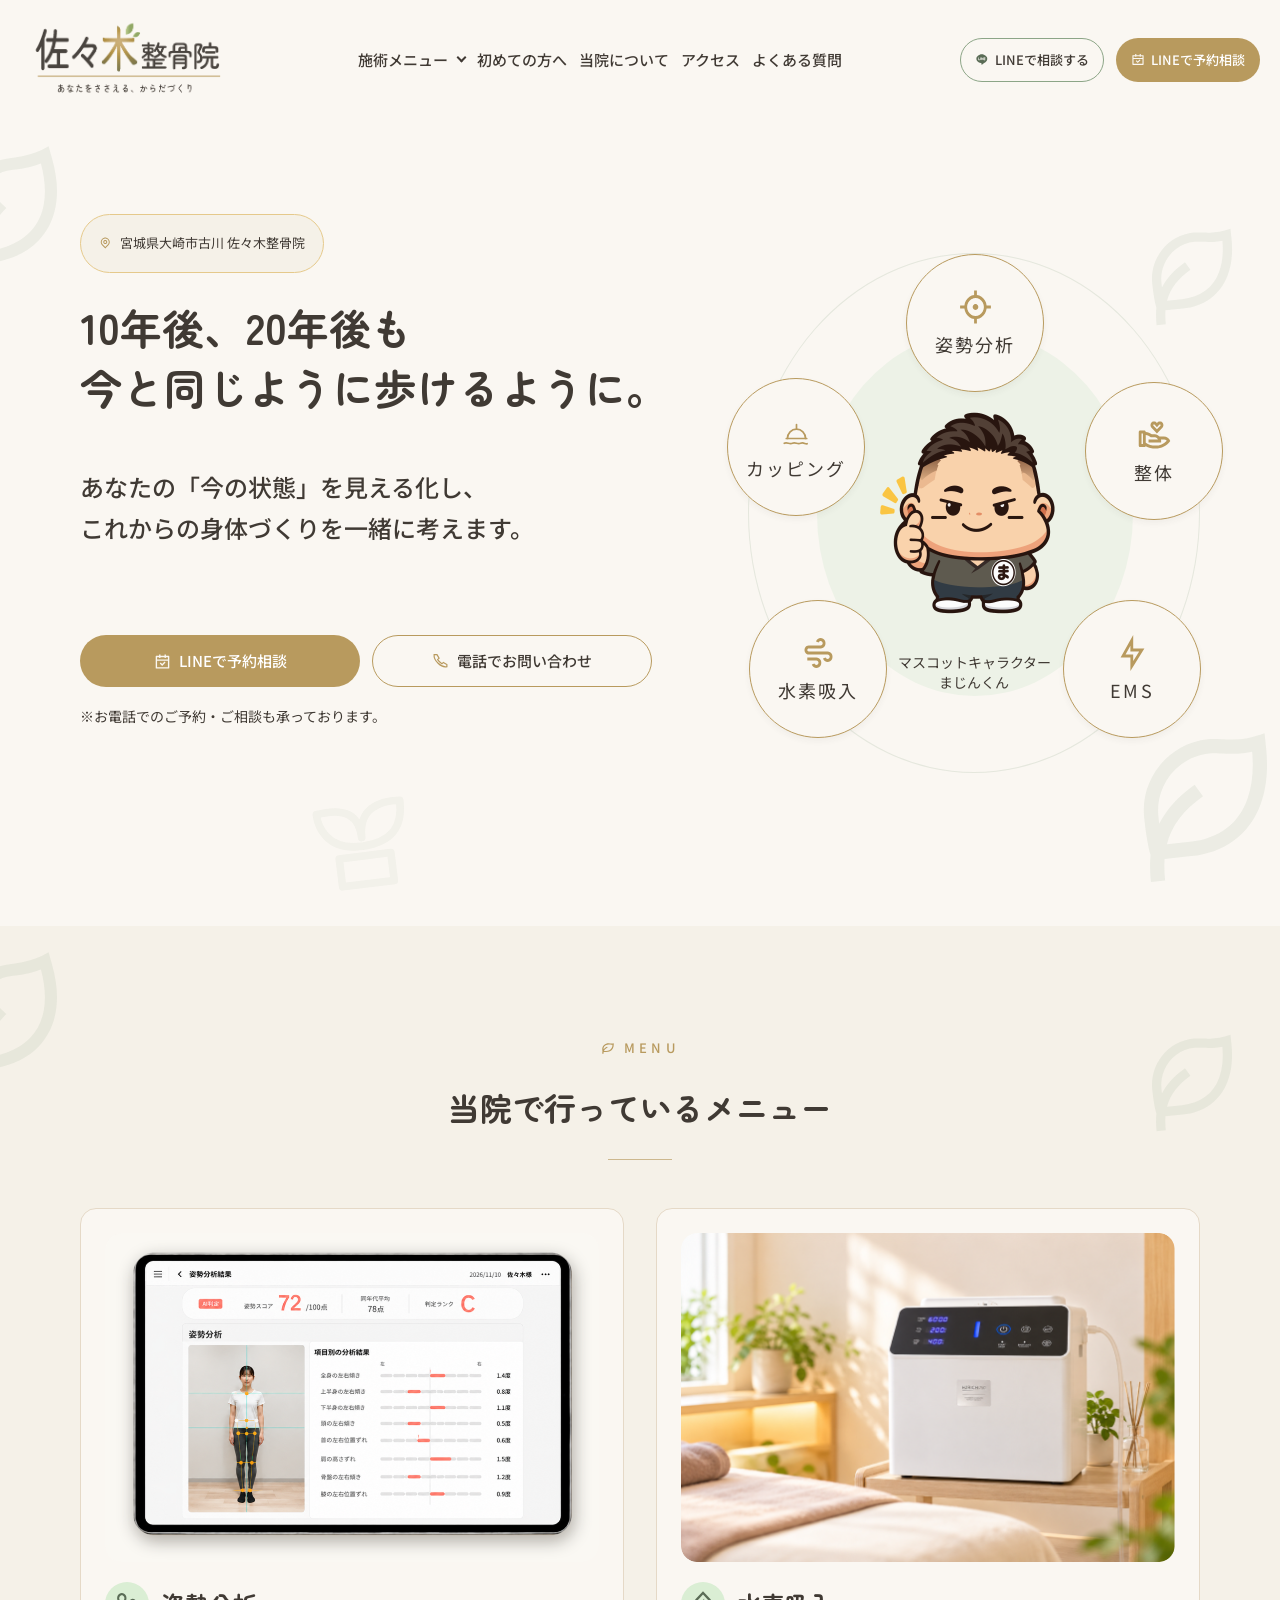
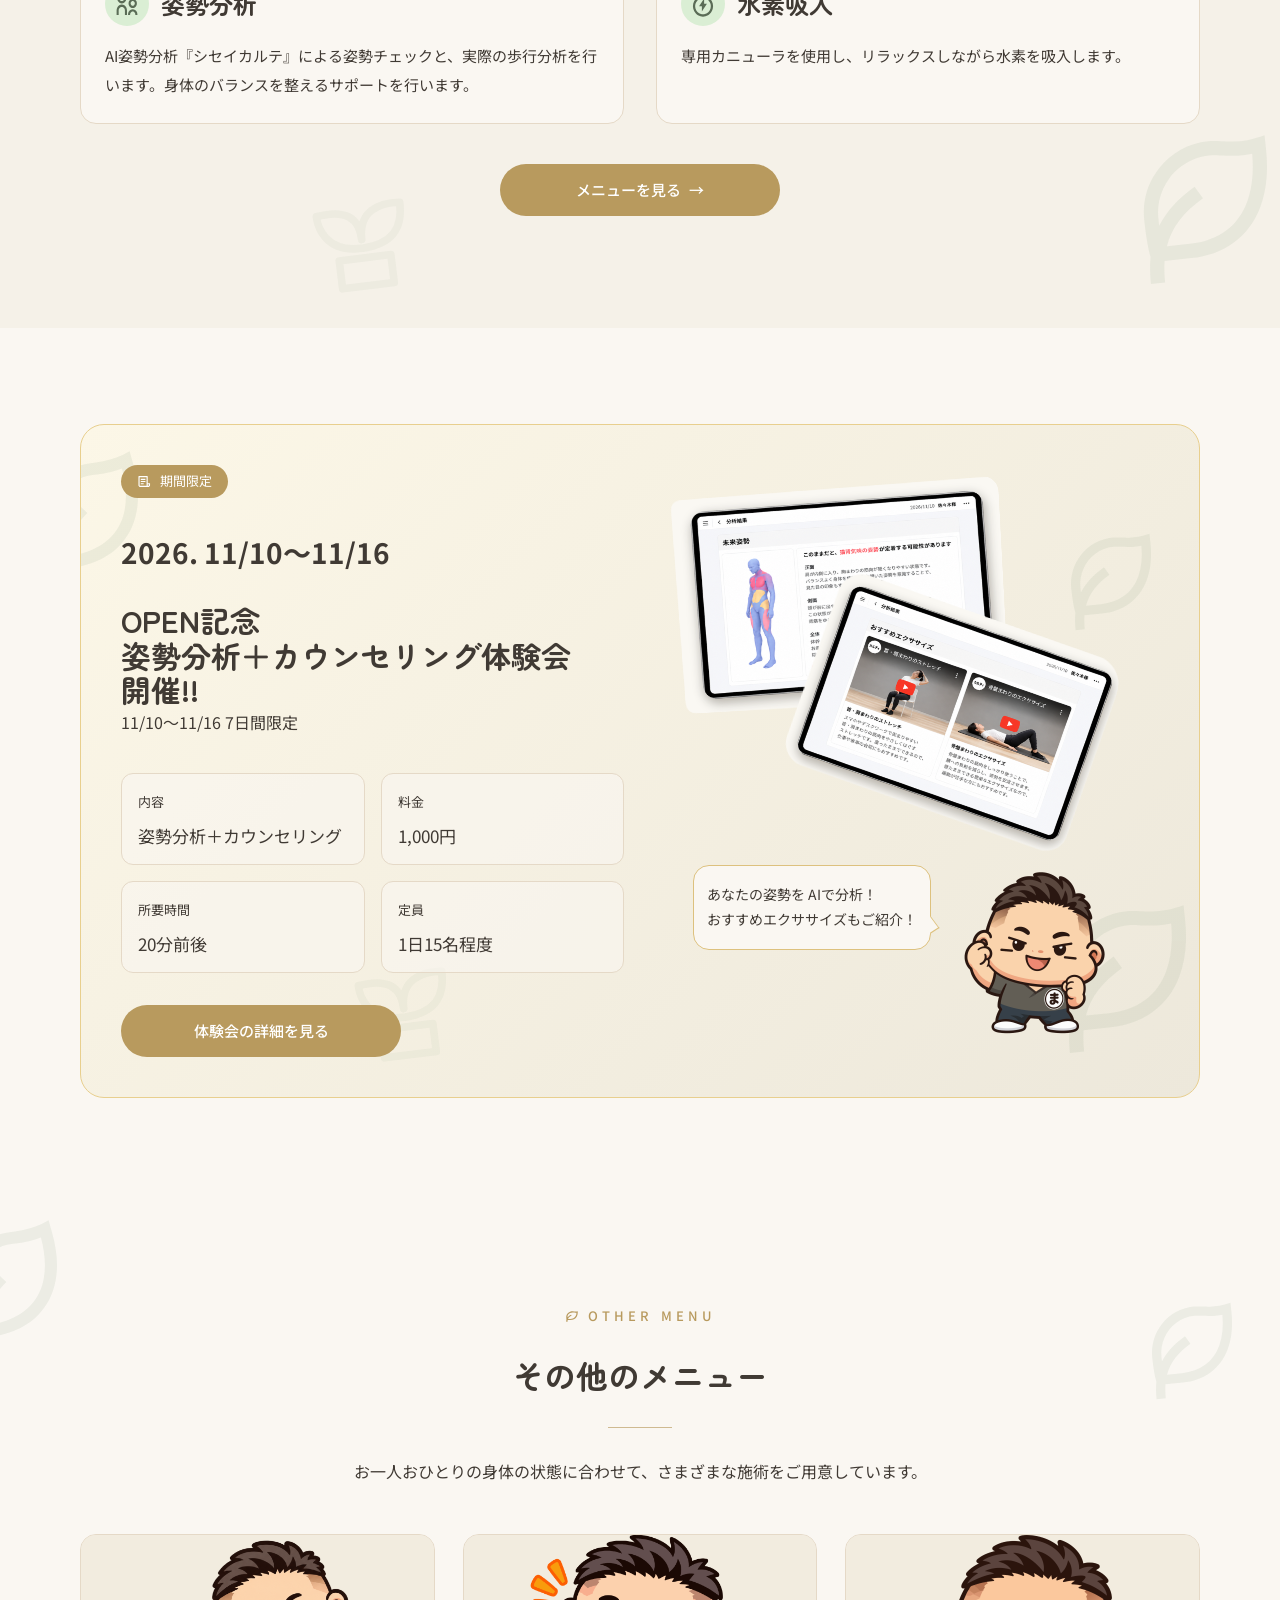
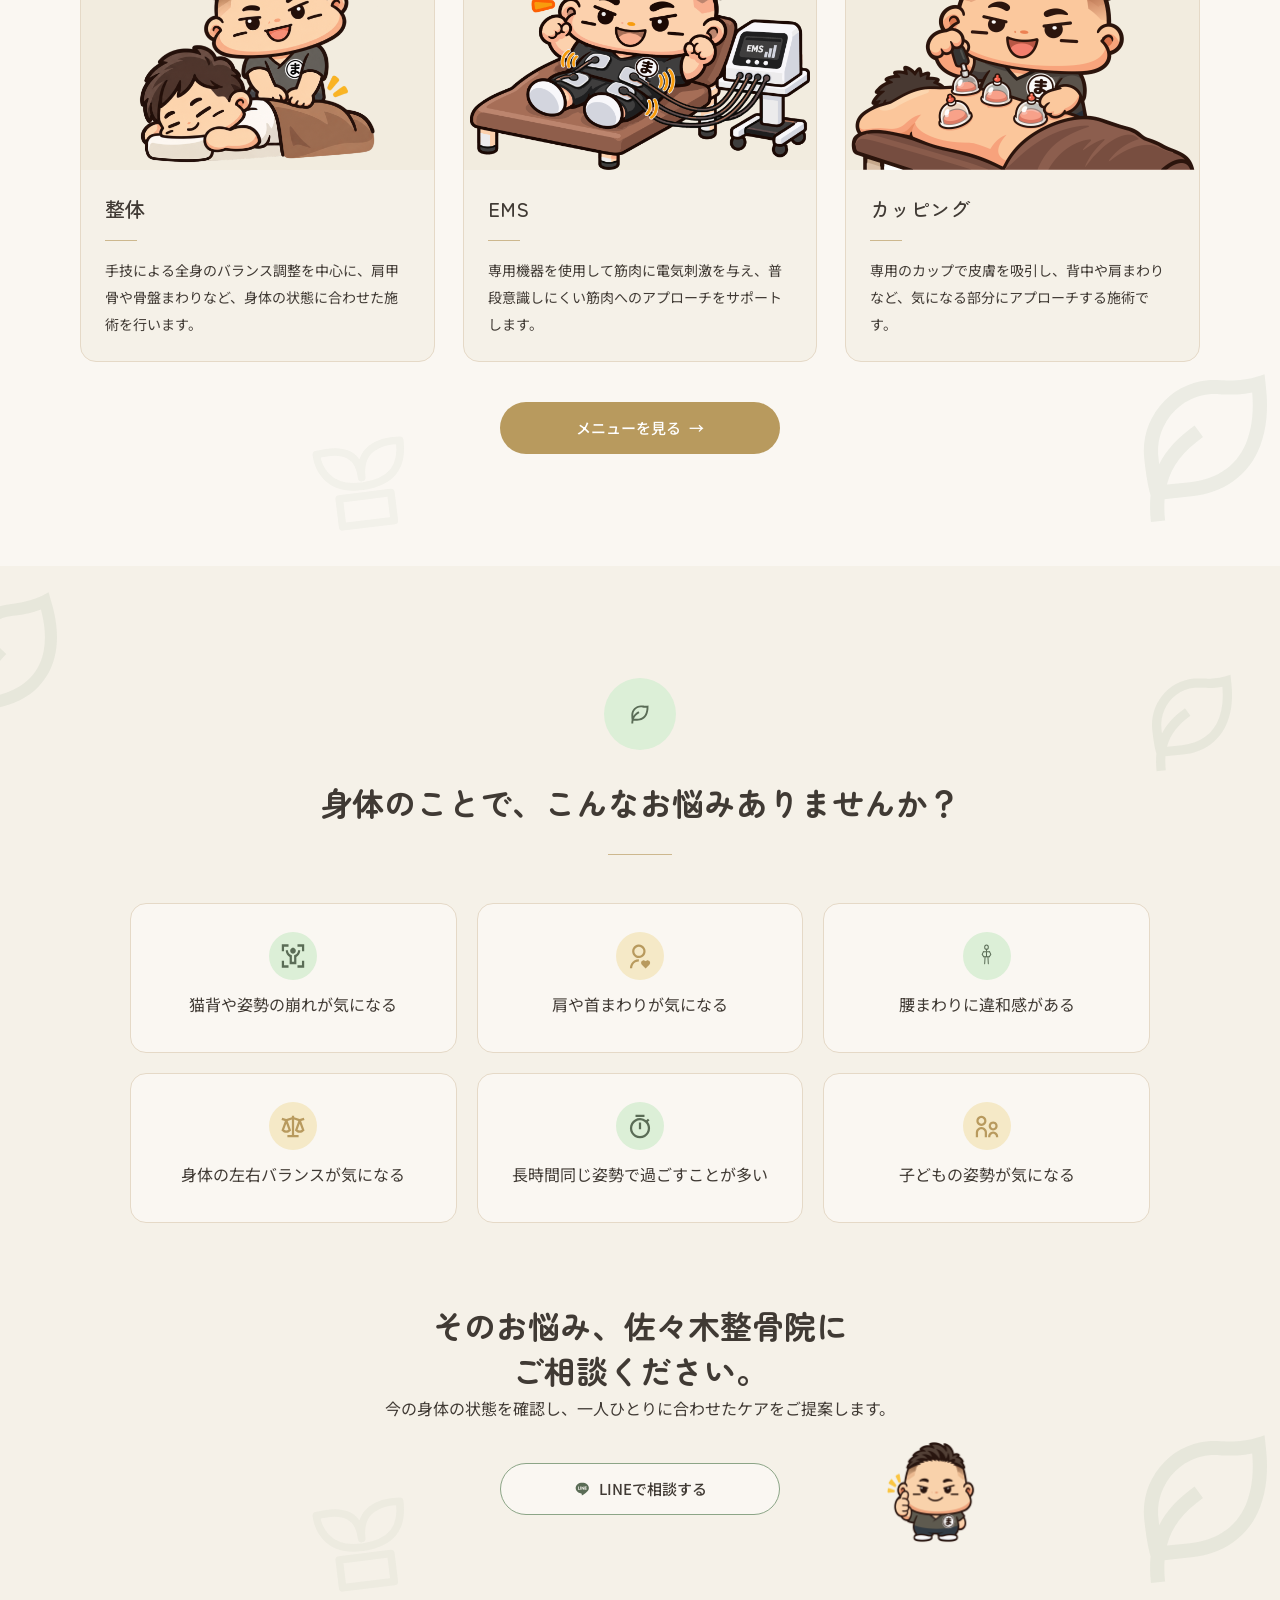
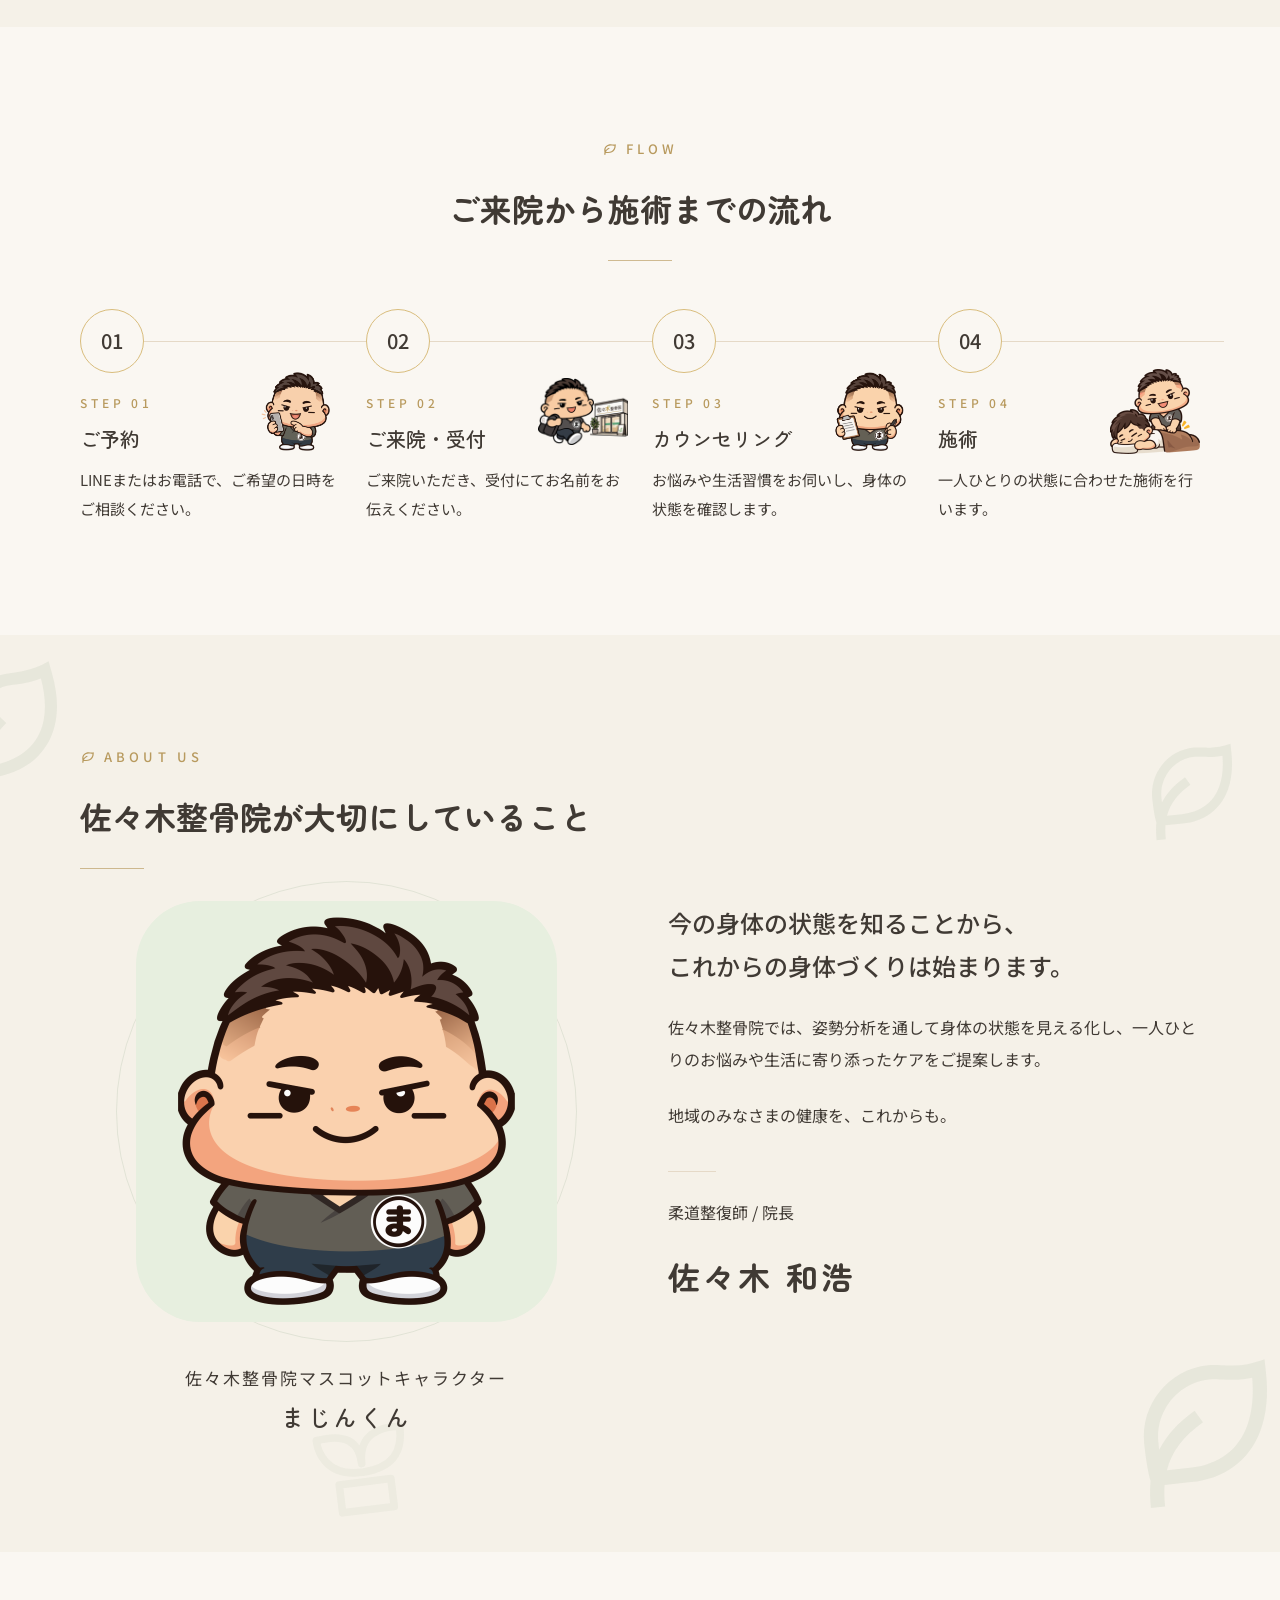
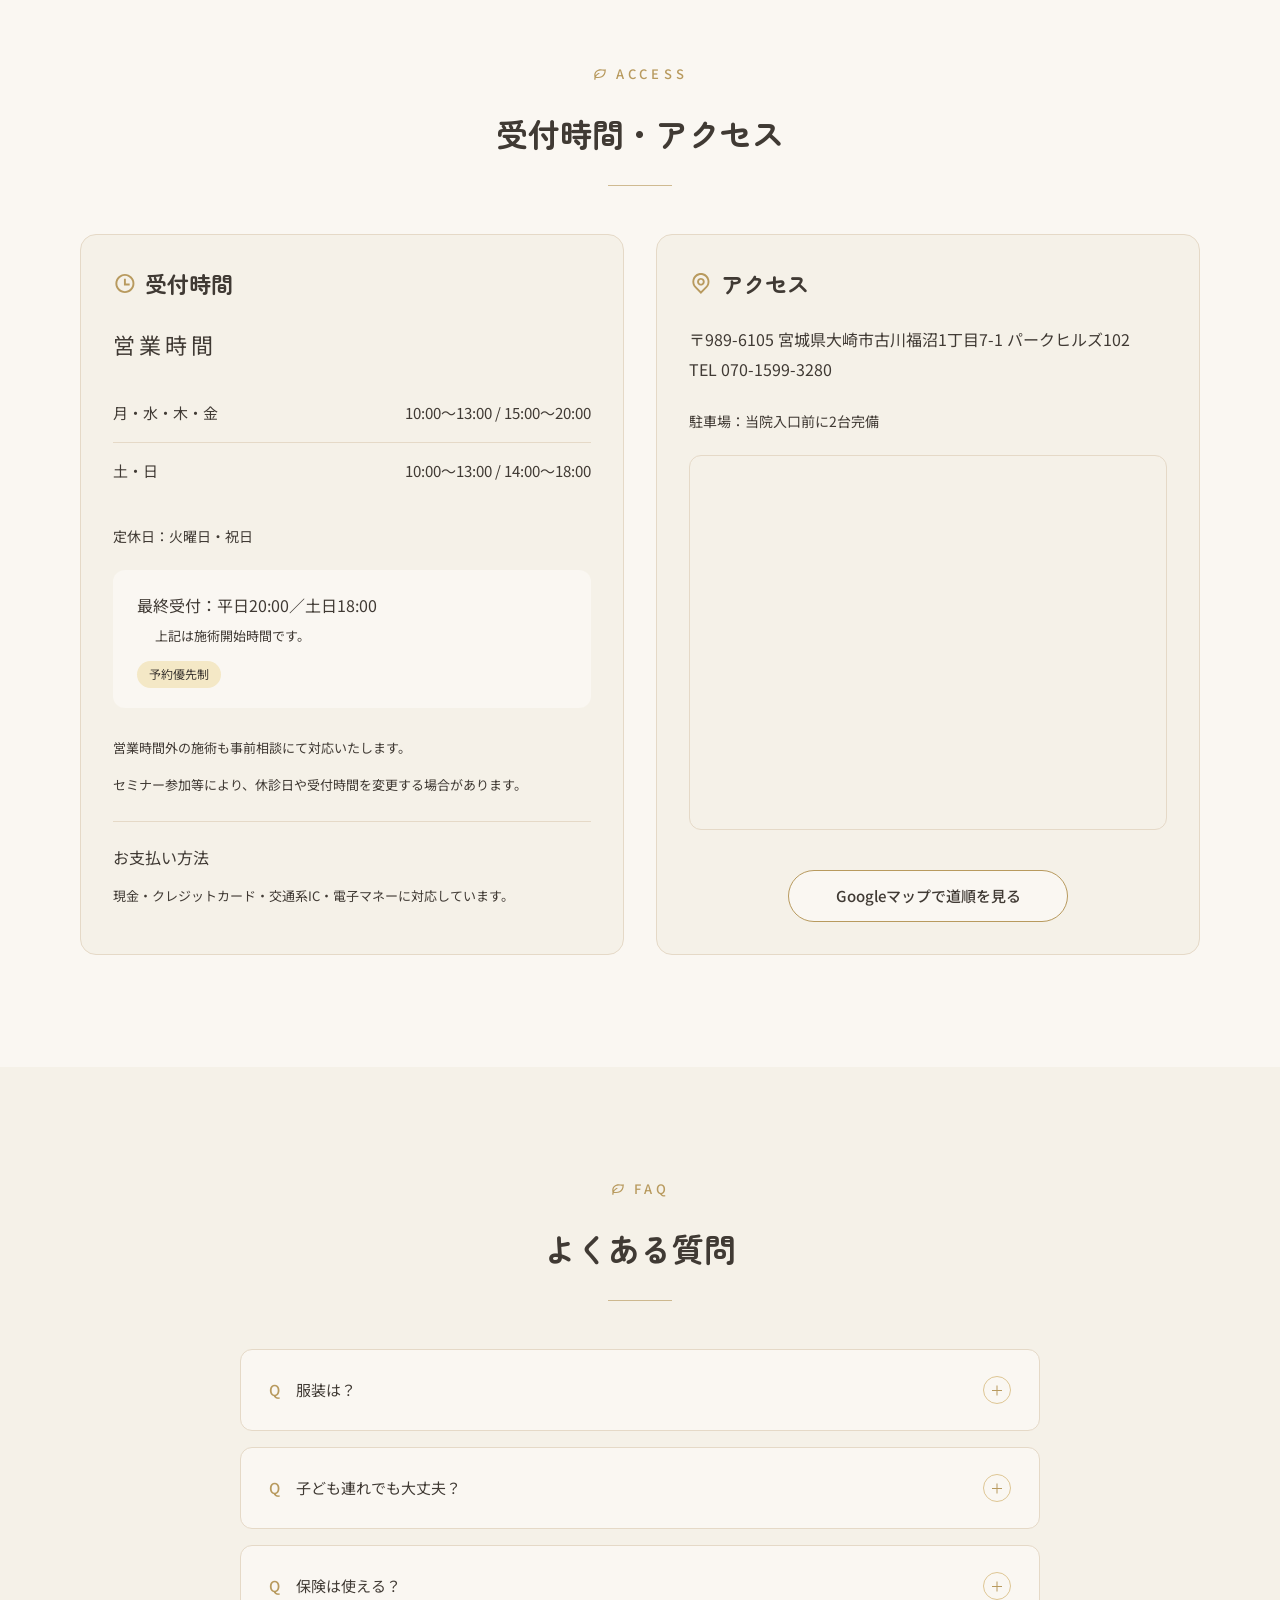
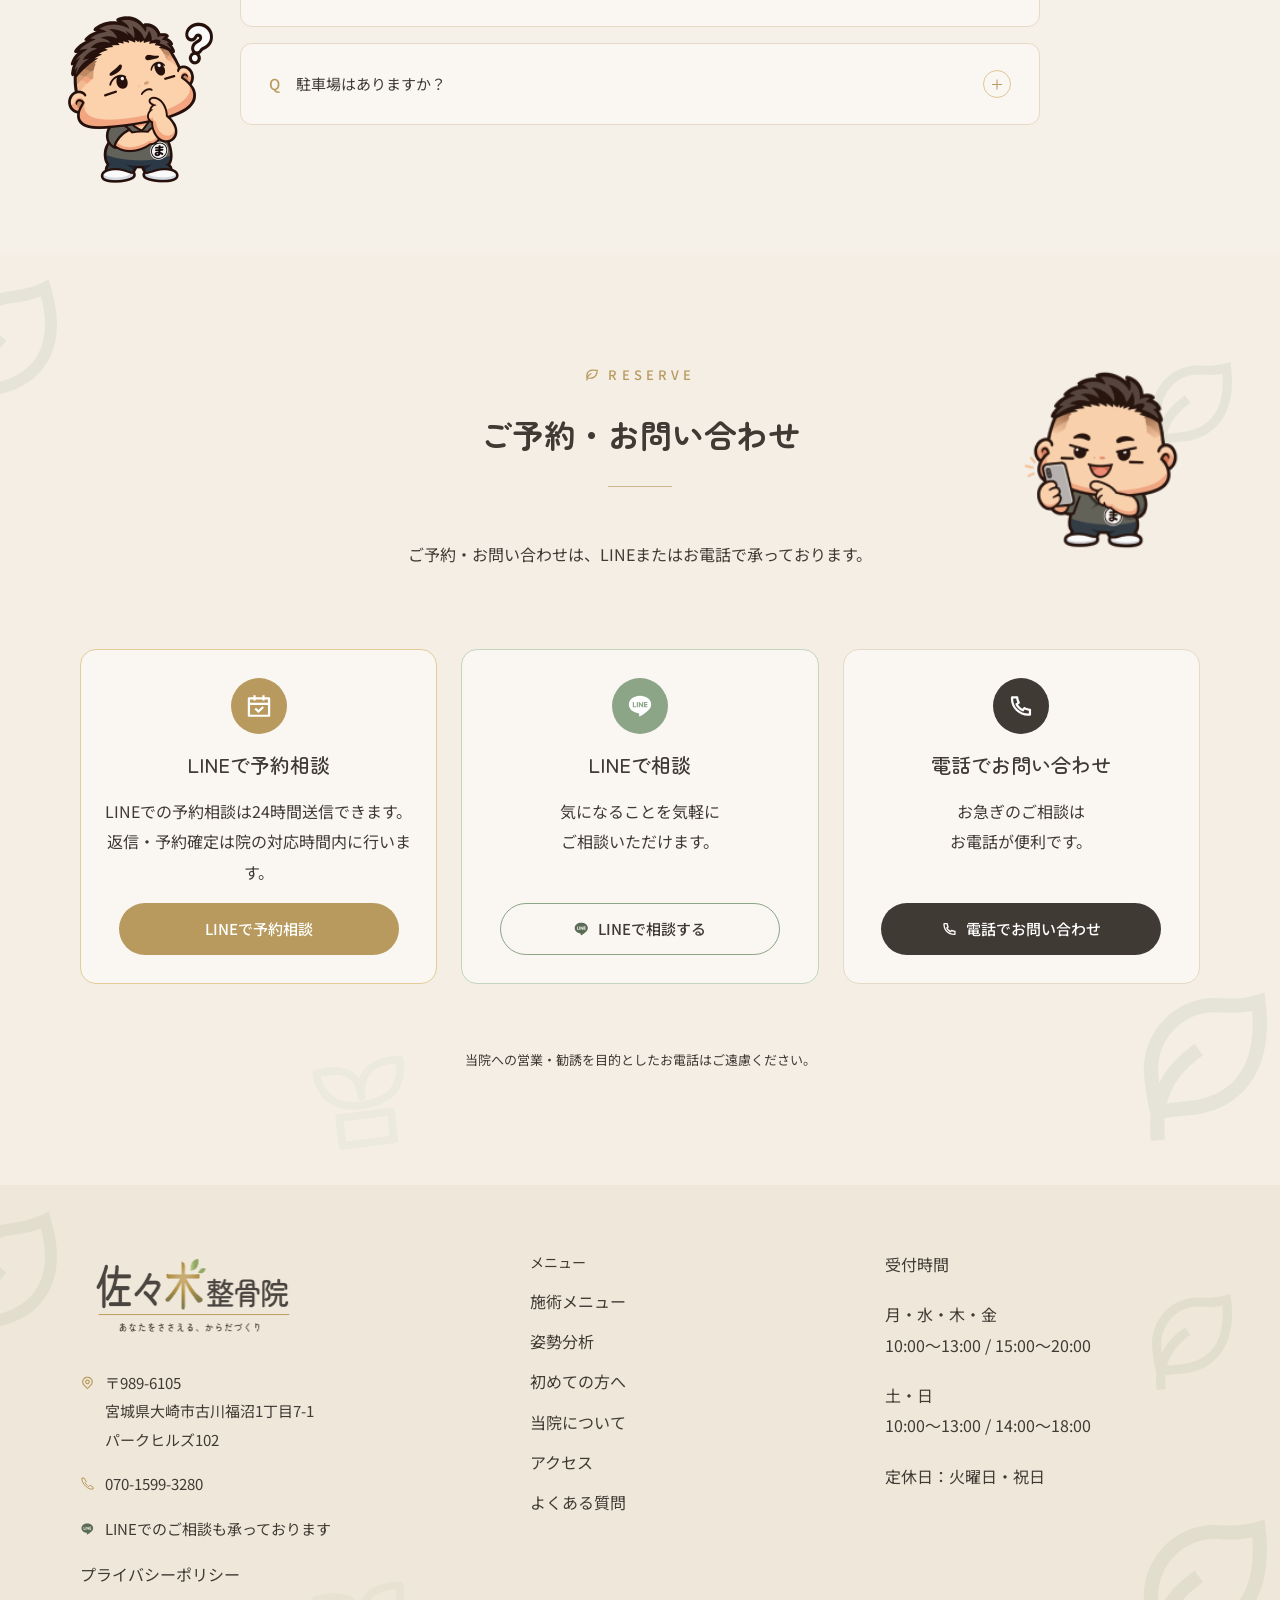
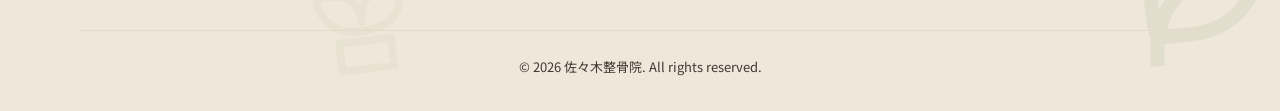
<file: index.html>
<!doctype html>
<html lang="ja">
<head>
  
  <meta charset="utf-8"><meta name="viewport" content="width=device-width, initial-scale=1">
    <!-- Site favicons -->
  <link rel="icon" type="image/png" sizes="96x96" href="/sasaki-seikotsuin-preview/favicon-96x96.png">
  <link rel="icon" type="image/svg+xml" href="/sasaki-seikotsuin-preview/favicon.svg">
  <link rel="shortcut icon" href="/sasaki-seikotsuin-preview/favicon.ico">
  <link rel="apple-touch-icon" sizes="180x180" href="/sasaki-seikotsuin-preview/apple-touch-icon.png">
  <link rel="manifest" href="/sasaki-seikotsuin-preview/site.webmanifest">

  <link rel="canonical" href="https://sasaki-seikotsuin-majin.jp/">
  <title>佐々木整骨院｜宮城県大崎市古川</title>
  <meta name="description" content="宮城県大崎市古川の佐々木整骨院。姿勢分析、整体、EMS、水素吸入、カッピング。今の身体の状態を知ることから、これからの身体づくりを一緒に考えます。">
  <meta name="robots" content="noindex, nofollow">
  <script>if(new URLSearchParams(location.search).get('export')==='1')document.documentElement.dataset.export='true';</script>
  <link rel="stylesheet" href="./assets/css/fonts.css">
  <link rel="stylesheet" href="./assets/css/tokens.css"><link rel="stylesheet" href="./assets/css/base.css"><link rel="stylesheet" href="./assets/css/components.css"><link rel="stylesheet" href="./assets/css/motion.css"><link rel="stylesheet" href="./assets/css/pages/top.css">
  <script type="module" src="./assets/js/main.js"></script>
</head>
<body class="page-top" data-clarity-mask="True">
  <a href="#main-content" class="skip-link">本文へ移動</a>
  <header class="site-header" data-header>
<div class="header-container">
  <a class="brand" href="./index.html" aria-label="佐々木整骨院 トップページ">

<img src="./images/site-footer__logo-image-d5512c13.png" alt="佐々木整骨院" class="" width="268" height="112" loading="eager" decoding="async">
</a>
  <nav class="desktop-nav" aria-label="メインナビゲーション" data-desktop-nav>
    <div class="dropdown-parent"><button class="nav-toggle" data-dropdown-toggle aria-expanded="false" aria-controls="desktop-dropdown">施術メニュー <span class="chevron" aria-hidden="true"></span></button>
    <div id="desktop-dropdown" class="desktop-dropdown" data-dropdown hidden><a href="./treatment.html">施術メニュー一覧</a><a href="./posture.html">姿勢分析</a><a href="./treatment.html#seitai">整体</a><a href="./treatment.html#ems">EMS</a><a href="./hydrogen.html">水素吸入</a><a href="./treatment.html#cupping">カッピング</a></div></div>
    <a href="./first.html">初めての方へ</a><a href="./index.html#about">当院について</a><a href="./index.html#access">アクセス</a><a href="./index.html#faq">よくある質問</a>
  </nav>
  <div class="header-actions">



<a class="button button--line" href="https://lin.ee/tBGermr" data-external="line" target="_blank" rel="noopener noreferrer"><img src="./images/icon-74-290.svg" class="icon " alt="" width="24" height="24">LINEで相談する<span class="sr-only">（新しいタブで開きます）</span></a>





<a class="button button--gold" href="https://lin.ee/tBGermr" data-external="web" target="_blank" rel="noopener noreferrer"><img src="./images/icon-74-337.svg" class="icon " alt="" width="24" height="24">LINEで予約相談<span class="sr-only">（新しいタブで開きます）</span></a>

</div>
  <button class="menu-toggle" data-menu-toggle aria-expanded="false" aria-controls="mobile-menu" aria-label="メニューを開く"><span></span><span></span><span></span></button>
</div>
</header>
<div class="menu-overlay" data-menu-overlay hidden></div>
<div id="mobile-menu" class="mobile-menu" role="dialog" aria-modal="true" aria-label="サイトメニュー" tabindex="-1" data-mobile-menu hidden>
  <div class="mobile-menu__header"><a href="./index.html" aria-label="佐々木整骨院 トップページ">

<img src="./images/site-footer__logo-image-d5512c13.png" alt="佐々木整骨院" class="" width="192" height="80" loading="eager" decoding="async">
</a><button class="menu-close" data-menu-close aria-label="メニューを閉じる">×</button></div>
  <nav aria-label="スマートフォン用ナビゲーション"><button class="submenu-toggle" data-submenu-toggle aria-controls="mobile-submenu" aria-expanded="false">施術メニュー<span aria-hidden="true">＋</span></button><div id="mobile-submenu" class="mobile-submenu" hidden><a href="./treatment.html">施術メニュー一覧</a><a href="./posture.html">姿勢分析</a><a href="./treatment.html#seitai">整体</a><a href="./treatment.html#ems">EMS</a><a href="./hydrogen.html">水素吸入</a><a href="./treatment.html#cupping">カッピング</a></div><a class="mobile-nav-link" href="./first.html">初めての方へ</a><a class="mobile-nav-link" href="./index.html#about">当院について</a><a class="mobile-nav-link" href="./index.html#access">アクセス</a><a class="mobile-nav-link" href="./index.html#faq">よくある質問</a></nav>
  <p class="mobile-menu__label">ご予約・お問い合わせ</p><div class="mobile-menu__actions">



<a class="button button--gold" href="https://lin.ee/tBGermr" data-external="web" target="_blank" rel="noopener noreferrer">LINEで予約相談<span class="sr-only">（新しいタブで開きます）</span></a>





<a class="button button--line" href="https://lin.ee/tBGermr" data-external="line" target="_blank" rel="noopener noreferrer"><img src="./images/icon-74-290.svg" class="icon " alt="" width="24" height="24">LINEで相談する<span class="sr-only">（新しいタブで開きます）</span></a>

<a class="button button--dark" href="tel:07015993280"><img src="./images/icon-74-372.svg" class="icon " alt="" width="24" height="24">電話でお問い合わせ</a></div>
</div>
<noscript><nav class="no-js-nav" aria-label="ページ一覧"><a href="./treatment.html">施術メニュー一覧</a><a href="./posture.html">姿勢分析</a><a href="./treatment.html#seitai">整体</a><a href="./treatment.html#ems">EMS</a><a href="./hydrogen.html">水素吸入</a><a href="./treatment.html#cupping">カッピング</a><a href="./first.html">初めての方へ</a><a href="./index.html#about">当院について</a><a href="./index.html#access">アクセス</a><a href="./index.html#faq">よくある質問</a></nav></noscript>

  <main id="main-content" tabindex="-1">

<section class="top-hero decorated" aria-labelledby="page-title"><div class="decorations" aria-hidden="true"><img class="leaf leaf--one" src="./images/icon-87-319.svg" alt=""><img class="leaf leaf--two" src="./images/icon-87-319.svg" alt=""><img class="leaf leaf--three" src="./images/icon-87-319.svg" alt=""><svg class="sprout" viewBox="0 0 100 120" fill="none"><path d="M48 74C14 74 10 49 10 40c28-4 39 6 39 26C49 40 68 34 88 36c0 25-12 37-39 38Zm-22 9h48v26H26z" stroke="currentColor" stroke-width="7" stroke-linejoin="round"/></svg></div><div class="hero-container">
<div class="hero-copy hero-intro"><p class="location-label"><img src="./images/icon-87-288.svg" class="icon " alt="" width="24" height="24">宮城県大崎市古川 佐々木整骨院</p><h1 id="page-title">10年後、20年後も
今と同じように歩けるように。</h1><p class="hero-description">あなたの「今の状態」を見える化し、
これからの身体づくりを一緒に考えます。</p></div>
<div class="hero-visual"><div class="menu-ring"><div class="hero-halo"></div><div class="menu-orbit menu-orbit--1" style="--delay:0s"><div class="menu-orbit__float"><a href="./posture.html"><img src="./images/icon-87-326.svg" class="icon " alt="" width="24" height="24"><span>姿勢分析</span></a></div></div><div class="menu-orbit menu-orbit--2" style="--delay:0.9s"><div class="menu-orbit__float"><a href="./treatment.html#seitai"><img src="./images/icon-87-331.svg" class="icon " alt="" width="24" height="24"><span>整体</span></a></div></div><div class="menu-orbit menu-orbit--3" style="--delay:1.8s"><div class="menu-orbit__float"><a href="./treatment.html#ems"><img src="./images/icon-87-336.svg" class="icon " alt="" width="24" height="24"><span>EMS</span></a></div></div><div class="menu-orbit menu-orbit--4" style="--delay:2.7s"><div class="menu-orbit__float"><a href="./hydrogen.html"><img src="./images/icon-87-341.svg" class="icon " alt="" width="24" height="24"><span>水素吸入</span></a></div></div><div class="menu-orbit menu-orbit--5" style="--delay:3.6s"><div class="menu-orbit__float"><a href="./treatment.html#cupping"><img src="./images/icon-87-346.svg" class="icon " alt="" width="24" height="24"><span>カッピング</span></a></div></div></div>

<img src="./images/majinkun_hero_thumbsup-cde52f91.png" alt="" class="hero-character" width="218" height="218" loading="eager" decoding="async">
<p class="hero-character-caption">マスコットキャラクター<br>まじんくん</p></div>
<div class="hero-cta hero-intro"><div class="actions">



<a class="button button--gold" href="https://lin.ee/tBGermr" data-external="web" target="_blank" rel="noopener noreferrer"><img src="./images/icon-74-337.svg" class="icon " alt="" width="24" height="24">LINEで予約相談<span class="sr-only">（新しいタブで開きます）</span></a>

<a class="button button--outline" href="tel:07015993280"><svg class="icon phone-outline" aria-hidden="true" viewBox="0 0 24 24" fill="none" stroke="currentColor" stroke-width="1.7"><path d="m7 3 3 5-2 2c2 3 3 4 6 6l2-2 5 3v3c-8 2-19-9-18-17z"/></svg>電話でお問い合わせ</a></div><p class="hero-phone-note">※お電話でのご予約・ご相談も承っております。</p></div>
</div></section>


<section class="section top-menu section--beige decorated" id="menu" data-reveal><div class="decorations" aria-hidden="true"><img class="leaf leaf--one" src="./images/icon-87-319.svg" alt=""><img class="leaf leaf--two" src="./images/icon-87-319.svg" alt=""><img class="leaf leaf--three" src="./images/icon-87-319.svg" alt=""><svg class="sprout" viewBox="0 0 100 120" fill="none"><path d="M48 74C14 74 10 49 10 40c28-4 39 6 39 26C49 40 68 34 88 36c0 25-12 37-39 38Zm-22 9h48v26H26z" stroke="currentColor" stroke-width="7" stroke-linejoin="round"/></svg></div><div class="container">
<div class="section-heading center">
  <p class="eyebrow"><img src="./images/icon-87-364.svg" class="icon " alt="" width="24" height="24"> MENU</p>
  <h2>当院で行っているメニュー</h2><span class="heading-rule" aria-hidden="true"></span>
  
</div>
<div class="menu-cards"><a class="menu-card" href="./posture.html">

<img src="./images/menu-card__image-0005d74b.png" alt="姿勢分析" class="menu-card__photo" width="494" height="330" loading="lazy" decoding="async">
<h3><span class="round-icon"><img src="./images/icon-87-374.svg" class="icon " alt="" width="24" height="24"></span>姿勢分析</h3><p>AI姿勢分析『シセイカルテ』による姿勢チェックと、実際の歩行分析を行います。身体のバランスを整えるサポートを行います。</p></a><a class="menu-card" href="./hydrogen.html">

<img src="./images/menu-card__image--hydrogen-d3a3ce05.png" alt="水素吸入" class="menu-card__photo" width="494" height="330" loading="lazy" decoding="async">
<h3><span class="round-icon"><img src="./images/icon-87-385.svg" class="icon " alt="" width="24" height="24"></span>水素吸入</h3><p>専用カニューラを使用し、リラックスしながら水素を吸入します。</p></a></div><div class="section-bottom"><a class="button button--gold" href="./treatment.html">メニューを見る <span aria-hidden="true">→</span></a></div></div></section>



<section class="section experience" id="experience" data-reveal><div class="container"><div class="experience-panel decorated"><div class="decorations" aria-hidden="true"><img class="leaf leaf--one" src="./images/icon-87-319.svg" alt=""><img class="leaf leaf--two" src="./images/icon-87-319.svg" alt=""><img class="leaf leaf--three" src="./images/icon-87-319.svg" alt=""><svg class="sprout" viewBox="0 0 100 120" fill="none"><path d="M48 74C14 74 10 49 10 40c28-4 39 6 39 26C49 40 68 34 88 36c0 25-12 37-39 38Zm-22 9h48v26H26z" stroke="currentColor" stroke-width="7" stroke-linejoin="round"/></svg></div><div class="experience-copy"><p class="event-badge"><img src="./images/icon-87-435.svg" class="icon " alt="" width="24" height="24">期間限定</p><p class="event-date"><span class="desktop-only">2026. 11/10〜11/16</span><span class="mobile-only">11/10</span></p><h2><span class="desktop-only">OPEN記念
姿勢分析＋カウンセリング体験会
開催!!</span><span class="mobile-only">OPEN記念<br>姿勢分析＋カウンセリング<br>体験会開催!!</span></h2><p class="event-duration">11/10〜11/16 7日間限定</p><dl class="event-facts"><div><dt>内容</dt><dd>姿勢分析＋カウンセリング</dd></div><div><dt>料金</dt><dd>1,000円</dd></div><div><dt>所要時間</dt><dd>20分前後</dd></div><div><dt>定員</dt><dd>1日15名程度</dd></div></dl>



<a class="button button--gold" href="https://sasaki-seikotsuin-majin.jp/lp/" data-external="experience" target="_blank" rel="noopener noreferrer">体験会の詳細を見る<span class="sr-only">（新しいタブで開きます）</span></a>

</div><div class="experience-visual">

<img src="./images/experience__image-fed4a5ee.png" alt="姿勢分析の結果画面" class="experience-photo experience-photo--one" width="593" height="401" loading="lazy" decoding="async">


<img src="./images/experience__image-bb1d2763.png" alt="おすすめエクササイズの案内画面" class="experience-photo experience-photo--two" width="614" height="461" loading="lazy" decoding="async">
<div class="experience-bottom"><p class="speech">あなたの姿勢を <span class="speech-word">AIで分析！</span>
おすすめ<span class="speech-word">エクササイズ</span>も<span class="speech-ending">ご紹介！</span></p><picture><source media="(max-width:767px)" srcset="./images/majinkun_experience_guts-2d3f2a27.png">

<img src="./images/majinkun_experience_guts-d4fafcd0.png" alt="" class="experience-character" width="175" height="175" loading="lazy" decoding="async">
</picture></div></div></div></div></section>



<section class="section other-menu decorated" data-reveal><div class="decorations" aria-hidden="true"><img class="leaf leaf--one" src="./images/icon-87-319.svg" alt=""><img class="leaf leaf--two" src="./images/icon-87-319.svg" alt=""><img class="leaf leaf--three" src="./images/icon-87-319.svg" alt=""><svg class="sprout" viewBox="0 0 100 120" fill="none"><path d="M48 74C14 74 10 49 10 40c28-4 39 6 39 26C49 40 68 34 88 36c0 25-12 37-39 38Zm-22 9h48v26H26z" stroke="currentColor" stroke-width="7" stroke-linejoin="round"/></svg></div><div class="container">
<div class="section-heading center">
  <p class="eyebrow"><img src="./images/icon-87-364.svg" class="icon " alt="" width="24" height="24"> OTHER MENU</p>
  <h2>その他のメニュー</h2><span class="heading-rule" aria-hidden="true"></span>
  <p class="section-lead">お一人おひとりの身体の状態に合わせて、さまざまな施術をご用意しています。</p>
</div>
<div class="card-grid"><a class="other-card" href="./treatment.html#seitai"><div class="other-card__image">

<img src="./images/majinkun_other-menu_treatment-8772f2e1.png" alt="" class="" width="630" height="576" loading="lazy" decoding="async">
</div><div class="other-card__copy"><h3>整体</h3><span class="heading-rule"></span><p>手技による全身のバランス調整を中心に、肩甲骨や骨盤まわりなど、身体の状態に合わせた施術を行います。</p></div></a><a class="other-card" href="./treatment.html#ems"><div class="other-card__image">

<img src="./images/majinkun_other-menu_ems-f6d6d370.png" alt="" class="" width="618" height="428" loading="lazy" decoding="async">
</div><div class="other-card__copy"><h3>EMS</h3><span class="heading-rule"></span><p>専用機器を使用して筋肉に電気刺激を与え、普段意識しにくい筋肉へのアプローチをサポートします。</p></div></a><a class="other-card" href="./treatment.html#cupping"><div class="other-card__image">

<img src="./images/majinkun_other-menu_cupping-7964bb1e.png" alt="" class="" width="704" height="470" loading="lazy" decoding="async">
</div><div class="other-card__copy"><h3>カッピング</h3><span class="heading-rule"></span><p>専用のカップで皮膚を吸引し、背中や肩まわりなど、気になる部分にアプローチする施術です。</p></div></a></div><div class="section-bottom"><a class="button button--gold" href="./treatment.html">メニューを見る <span aria-hidden="true">→</span></a></div></div></section>



<section class="section top-concerns section--beige decorated" data-reveal><div class="decorations" aria-hidden="true"><img class="leaf leaf--one" src="./images/icon-87-319.svg" alt=""><img class="leaf leaf--two" src="./images/icon-87-319.svg" alt=""><img class="leaf leaf--three" src="./images/icon-87-319.svg" alt=""><svg class="sprout" viewBox="0 0 100 120" fill="none"><path d="M48 74C14 74 10 49 10 40c28-4 39 6 39 26C49 40 68 34 88 36c0 25-12 37-39 38Zm-22 9h48v26H26z" stroke="currentColor" stroke-width="7" stroke-linejoin="round"/></svg></div><div class="container"><span class="title-icon"><img src="./images/icon-87-576.svg" class="icon " alt="" width="24" height="24"></span>
<div class="section-heading center">
  
  <h2>身体のことで、こんなお悩みありませんか？</h2><span class="heading-rule" aria-hidden="true"></span>
  
</div>
<ul class="concern-list"><li class="concern-item"><span class="round-icon"><img src="./images/icon-87-589.svg" class="icon " alt="" width="24" height="24"></span>猫背や姿勢の崩れが気になる</li><li class="concern-item"><span class="round-icon"><img src="./images/icon-87-596.svg" class="icon " alt="" width="24" height="24"></span>肩や首まわりが気になる</li><li class="concern-item"><span class="round-icon"><img src="./images/icon-87-602.svg" class="icon " alt="" width="24" height="24"></span>腰まわりに違和感がある</li><li class="concern-item"><span class="round-icon"><img src="./images/icon-87-617.svg" class="icon " alt="" width="24" height="24"></span>身体の左右バランスが気になる</li><li class="concern-item"><span class="round-icon"><img src="./images/icon-87-624.svg" class="icon " alt="" width="24" height="24"></span>長時間同じ姿勢で過ごすことが多い</li><li class="concern-item"><span class="round-icon"><img src="./images/icon-87-631.svg" class="icon " alt="" width="24" height="24"></span>子どもの姿勢が気になる</li></ul><div class="concern-outro"><h2><span class="text-phrase">そのお悩み、</span><span class="text-phrase">佐々木整骨院に</span><span class="text-phrase">ご相談ください。</span></h2><p>今の身体の状態を確認し、一人ひとりに合わせたケアをご提案します。</p><div class="concerns-cta">



<a class="button button--line" href="https://lin.ee/tBGermr" data-external="line" target="_blank" rel="noopener noreferrer"><img src="./images/icon-74-290.svg" class="icon " alt="" width="24" height="24">LINEで相談する<span class="sr-only">（新しいタブで開きます）</span></a>



<img src="./images/majinkun_hero_thumbsup-cde52f91.png" alt="" class="concern-mascot" width="108" height="108" loading="lazy" decoding="async">
</div></div></div></section>



<section class="section top-flow" data-reveal><div class="container">
<div class="section-heading center">
  <p class="eyebrow"><img src="./images/icon-87-364.svg" class="icon " alt="" width="24" height="24"> FLOW</p>
  <h2>ご来院から施術までの流れ</h2><span class="heading-rule" aria-hidden="true"></span>
  
</div>
<ol class="flow-grid flow-grid--top" style="--steps:4"><li><span class="step-number">01</span><p class="eyebrow">STEP 01</p><h3>ご予約</h3>

<img src="./images/majinkun_flow_phone-0f6075c5.png" alt="" class="flow-image" width="168" height="168" loading="lazy" decoding="async">
<p>LINEまたはお電話で、ご希望の日時をご相談ください。</p></li><li><span class="step-number">02</span><p class="eyebrow">STEP 02</p><h3>ご来院・受付</h3>

<img src="./images/majinkun_flow_visit-ef6ac5f1.png" alt="" class="flow-image" width="190" height="142" loading="lazy" decoding="async">
<p>ご来院いただき、受付にてお名前をお伝えください。</p></li><li><span class="step-number">03</span><p class="eyebrow">STEP 03</p><h3>カウンセリング</h3>

<img src="./images/majinkun_flow_karte-57c5397d.png" alt="" class="flow-image" width="166" height="166" loading="lazy" decoding="async">
<p>お悩みや生活習慣をお伺いし、身体の状態を確認します。</p></li><li><span class="step-number">04</span><p class="eyebrow">STEP 04</p><h3>施術</h3>

<img src="./images/majinkun_flow_treatment-ed11e7e8.png" alt="" class="flow-image" width="180" height="170" loading="lazy" decoding="async">
<p>一人ひとりの状態に合わせた施術を行います。</p></li></ol></div></section>



<section class="section about section--beige decorated" id="about" data-reveal><div class="decorations" aria-hidden="true"><img class="leaf leaf--one" src="./images/icon-87-319.svg" alt=""><img class="leaf leaf--two" src="./images/icon-87-319.svg" alt=""><img class="leaf leaf--three" src="./images/icon-87-319.svg" alt=""><svg class="sprout" viewBox="0 0 100 120" fill="none"><path d="M48 74C14 74 10 49 10 40c28-4 39 6 39 26C49 40 68 34 88 36c0 25-12 37-39 38Zm-22 9h48v26H26z" stroke="currentColor" stroke-width="7" stroke-linejoin="round"/></svg></div><div class="container">
<div class="section-heading left">
  <p class="eyebrow"><img src="./images/icon-87-364.svg" class="icon " alt="" width="24" height="24"> ABOUT US</p>
  <h2>佐々木整骨院が大切にしていること</h2><span class="heading-rule" aria-hidden="true"></span>
  
</div>
<div class="two-columns"><figure class="about-figure"><div class="about-mascot">

<img src="./images/majinkun_about_basic-e9d55742.png" alt="" class="" width="421" height="421" loading="lazy" decoding="async">
</div><figcaption>佐々木整骨院マスコットキャラクター<br><span>まじんくん</span></figcaption></figure><div class="copy"><p class="lead">今の身体の状態を知ることから、
これからの身体づくりは始まります。</p><p>佐々木整骨院では、姿勢分析を通して身体の状態を見える化し、一人ひとりのお悩みや生活に寄り添ったケアをご提案します。</p><p>地域のみなさまの健康を、これからも。</p><div class="director"><p>柔道整復師 / 院長</p><h3>佐々木 和浩</h3></div></div></div></div></section>



<section class="section access" id="access" data-reveal><div class="container">
<div class="section-heading center">
  <p class="eyebrow"><img src="./images/icon-87-364.svg" class="icon " alt="" width="24" height="24"> ACCESS</p>
  <h2>受付時間・アクセス</h2><span class="heading-rule" aria-hidden="true"></span>
  
</div>
<div class="access-grid"><article class="access-card"><h3><img src="./images/icon-87-790.svg" class="icon " alt="" width="24" height="24">受付時間</h3><p class="hours-label">営業時間</p><dl class="hours"><div><dt>月・水・木・金</dt><dd>10:00〜13:00 / 15:00〜20:00</dd></div><div><dt>土・日</dt><dd>10:00〜13:00 / 14:00〜18:00</dd></div></dl><p class="closed">定休日：火曜日・祝日</p><div class="last-reception"><p>最終受付：平日20:00／土日18:00</p><small>上記は施術開始時間です。</small><span class="priority">予約優先制</span></div><div class="notes"><p>営業時間外の施術も事前相談にて対応いたします。</p><p>セミナー参加等により、休診日や受付時間を変更する場合があります。</p></div><div class="payment"><p>お支払い方法</p><small>現金・クレジットカード・交通系IC・電子マネーに対応しています。</small></div></article><article class="access-card"><h3><img src="./images/icon-87-852.svg" class="icon " alt="" width="24" height="24">アクセス</h3><address>〒989-6105 宮城県大崎市古川福沼1丁目7-1 パークヒルズ102<br>TEL <a href="tel:07015993280">070-1599-3280</a></address><p class="parking">駐車場：当院入口前に2台完備</p><iframe class="map-frame" src="https://www.google.com/maps/embed?pb=!1m18!1m12!1m3!1d3118.8140853382542!2d140.9723895!3d38.584128899999996!2m3!1f0!2f0!3f0!3m2!1i1024!2i768!4f13.1!3m3!1m2!1s0x5f8913259c5616df%3A0xccb74fc03984ee79!2z5L2Q44CF5pyo5pW06aqo6Zmi!5e0!3m2!1sja!2sjp!4v1791988123013!5m2!1sja!2sjp" title="佐々木整骨院の所在地" loading="lazy" referrerpolicy="no-referrer"></iframe><p class="section-bottom">



<a class="button button--outline" href="https://www.google.com/maps/dir/?api=1&amp;destination=%E4%BD%90%E3%80%85%E6%9C%A8%E6%95%B4%E9%AA%A8%E9%99%A2%20%E5%AE%AE%E5%9F%8E%E7%9C%8C%E5%A4%A7%E5%B4%8E%E5%B8%82%E5%8F%A4%E5%B7%9D%E7%A6%8F%E6%B2%BC1%E4%B8%81%E7%9B%AE7-1%20%E3%83%91%E3%83%BC%E3%82%AF%E3%83%92%E3%83%AB%E3%82%BA102&amp;destination_place_id=ChIJ3xZWnCUTiV8Ree6EOcBPt8w&amp;travelmode=driving" data-external="map" target="_blank" rel="noopener noreferrer">Googleマップで道順を見る<span class="sr-only">（新しいタブで開きます）</span></a>

</p></article></div></div></section>


<section class="faq-section faq-section--top" id="faq" data-reveal><div class="container">

<div class="section-heading center">
  <p class="eyebrow"><img src="./images/icon-87-364.svg" class="icon " alt="" width="24" height="24"> FAQ</p>
  <h2>よくある質問</h2><span class="heading-rule" aria-hidden="true"></span>
  
</div>

<div class="faq-layout"><div class="faq-grid"><details class="faq-item"><summary><span class="question-label" aria-hidden="true">Q</span><span>服装は？</span><span class="faq-mark" aria-hidden="true"></span></summary><div class="faq-answer"><span class="answer-label" aria-hidden="true">A</span><p>動きやすい服装でお越しください。お着替えのご用意もございます。女性専用のお着替えもご用意しております。</p></div></details><details class="faq-item"><summary><span class="question-label" aria-hidden="true">Q</span><span>子ども連れでも大丈夫？</span><span class="faq-mark" aria-hidden="true"></span></summary><div class="faq-answer"><span class="answer-label" aria-hidden="true">A</span><p>はい、お子さま連れでも安心してご来院いただけます。</p></div></details><details class="faq-item"><summary><span class="question-label" aria-hidden="true">Q</span><span>保険は使える？</span><span class="faq-mark" aria-hidden="true"></span></summary><div class="faq-answer"><span class="answer-label" aria-hidden="true">A</span><p>自費診療でのご案内になります。</p></div></details><details class="faq-item"><summary><span class="question-label" aria-hidden="true">Q</span><span>駐車場はありますか？</span><span class="faq-mark" aria-hidden="true"></span></summary><div class="faq-answer"><span class="answer-label" aria-hidden="true">A</span><p>当院入口前に2台分の駐車場をご用意しております。</p></div></details></div>


<img src="./images/majinkun_faq_thinking-6b832166.png" alt="" class="faq-mascot" width="120" height="120" loading="lazy" decoding="async">
</div>
</div></section>

<section class="reservation decorated" id="reservation" data-reveal>
<div class="decorations" aria-hidden="true"><img class="leaf leaf--one" src="./images/icon-87-319.svg" alt=""><img class="leaf leaf--two" src="./images/icon-87-319.svg" alt=""><img class="leaf leaf--three" src="./images/icon-87-319.svg" alt=""><svg class="sprout" viewBox="0 0 100 120" fill="none"><path d="M48 74C14 74 10 49 10 40c28-4 39 6 39 26C49 40 68 34 88 36c0 25-12 37-39 38Zm-22 9h48v26H26z" stroke="currentColor" stroke-width="7" stroke-linejoin="round"/></svg></div><div class="container">


<img src="./images/majinkun_flow_phone-0f6075c5.png" alt="" class="reservation-mascot" width="190" height="190" loading="lazy" decoding="async">


<div class="section-heading center">
  <p class="eyebrow"><img src="./images/icon-87-364.svg" class="icon " alt="" width="24" height="24"> RESERVE</p>
  <h2>ご予約・お問い合わせ</h2><span class="heading-rule" aria-hidden="true"></span>
  
</div>

<p class="reservation-intro">ご予約・お問い合わせは、LINEまたはお電話で承っております。</p>
<div class="reservation-grid">
 <article class="reservation-card reservation-card--web"><span class="round-icon"><img src="./images/icon-74-337.svg" class="icon " alt="" width="24" height="24"></span><h3>LINEで予約相談</h3><p>LINEでの予約相談は24時間送信できます。返信・予約確定は院の対応時間内に行います。</p>



<a class="button button--gold" href="https://lin.ee/tBGermr" data-external="web" target="_blank" rel="noopener noreferrer">LINEで予約相談<span class="sr-only">（新しいタブで開きます）</span></a>

</article>
 <article class="reservation-card reservation-card--line"><span class="round-icon"><img src="./images/icon-74-354.svg" class="icon " alt="" width="24" height="24"></span><h3>LINEで相談</h3><p>気になることを気軽に<br>ご相談いただけます。</p>



<a class="button button--line" href="https://lin.ee/tBGermr" data-external="line" target="_blank" rel="noopener noreferrer"><img src="./images/icon-74-290.svg" class="icon " alt="" width="24" height="24">LINEで相談する<span class="sr-only">（新しいタブで開きます）</span></a>

</article>
 <article class="reservation-card reservation-card--phone"><span class="round-icon"><img src="./images/icon-74-372.svg" class="icon " alt="" width="24" height="24"></span><h3>電話でお問い合わせ</h3><p>お急ぎのご相談は<br>お電話が便利です。</p><a class="button button--dark" href="tel:07015993280"><img src="./images/icon-74-372.svg" class="icon " alt="" width="24" height="24">電話でお問い合わせ</a></article>
</div><p class="reservation-note">当院への営業・勧誘を目的としたお電話はご遠慮ください。</p>
</div></section>
</main>
  <footer class="site-footer decorated" data-site-footer><div class="decorations" aria-hidden="true"><img class="leaf leaf--one" src="./images/icon-87-319.svg" alt=""><img class="leaf leaf--two" src="./images/icon-87-319.svg" alt=""><img class="leaf leaf--three" src="./images/icon-87-319.svg" alt=""><svg class="sprout" viewBox="0 0 100 120" fill="none"><path d="M48 74C14 74 10 49 10 40c28-4 39 6 39 26C49 40 68 34 88 36c0 25-12 37-39 38Zm-22 9h48v26H26z" stroke="currentColor" stroke-width="7" stroke-linejoin="round"/></svg></div><div class="container"><div class="footer-grid">
<div class="footer-contact"><a href="./index.html">

<img src="./images/site-footer__logo-image-d5512c13.png" alt="佐々木整骨院" class="footer-logo" width="230" height="96" loading="lazy" decoding="async">
</a><address><p><img src="./images/icon-87-852.svg" class="icon " alt="" width="24" height="24"><span>〒989-6105<br>宮城県大崎市古川福沼1丁目7-1<br>パークヒルズ102</span></p><p><svg class="icon" aria-hidden="true" viewBox="0 0 24 24" fill="none" stroke="currentColor" stroke-width="1.6" stroke-linecap="round" stroke-linejoin="round"><path d="m7 3 3 5-2 2c2 3 3 4 6 6l2-2 5 3v3c-8 2-19-9-18-17z"/></svg><a href="tel:07015993280">070-1599-3280</a></p><p><img src="./images/icon-74-290.svg" class="icon " alt="" width="24" height="24"><span>LINEでのご相談も承っております</span></p></address></div>
<nav class="footer-nav" aria-label="フッターメニュー"><p>メニュー</p><a href="./treatment.html">施術メニュー</a><a href="./posture.html">姿勢分析</a><a href="./first.html">初めての方へ</a><a href="./index.html#about">当院について</a><a href="./index.html#access">アクセス</a><a href="./index.html#faq">よくある質問</a></nav>
<div class="footer-hours"><p>受付時間</p><p>月・水・木・金<br>10:00〜13:00 / 15:00〜20:00</p><p>土・日<br>10:00〜13:00 / 14:00〜18:00</p><p>定休日：火曜日・祝日</p></div>
</div><p><a href="./privacy.html">プライバシーポリシー</a></p><p class="copyright">© 2026 佐々木整骨院. <span class="text-phrase">All rights reserved.</span></p></div></footer>

</body></html>
</file>
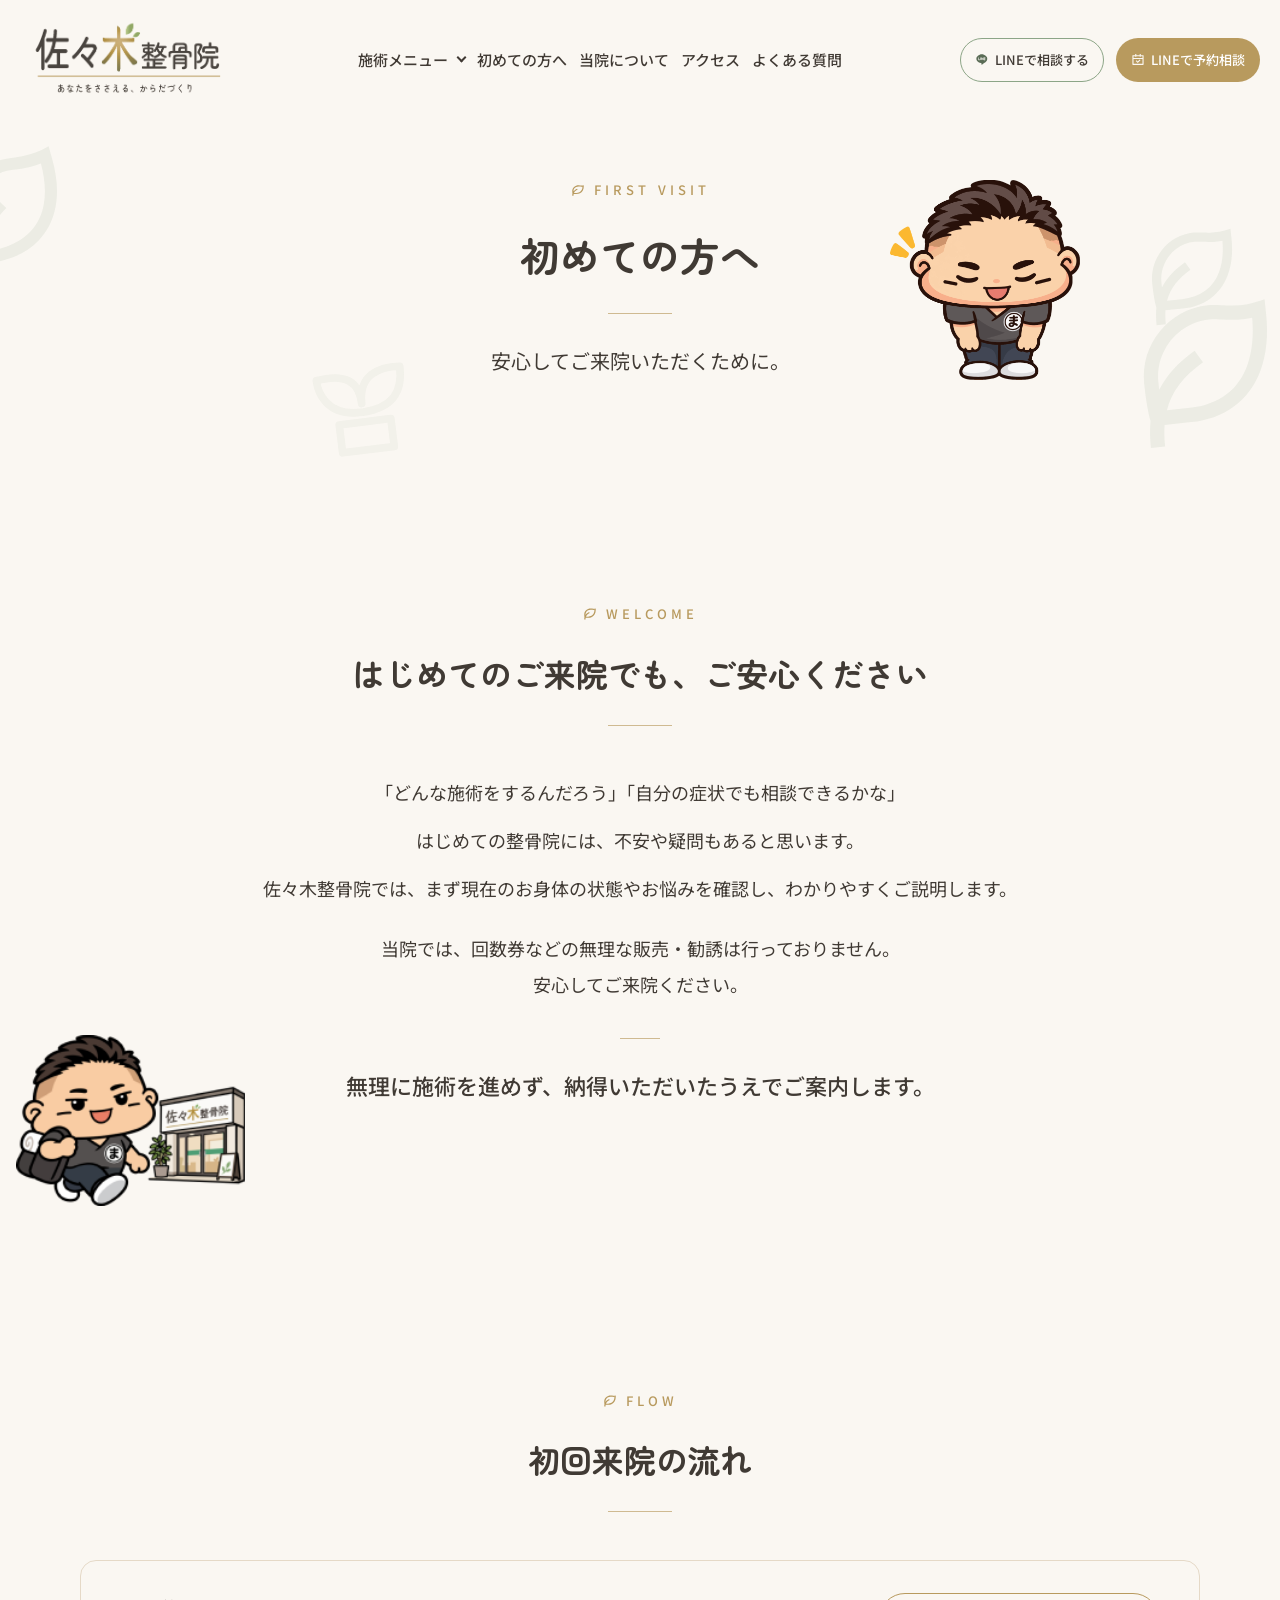
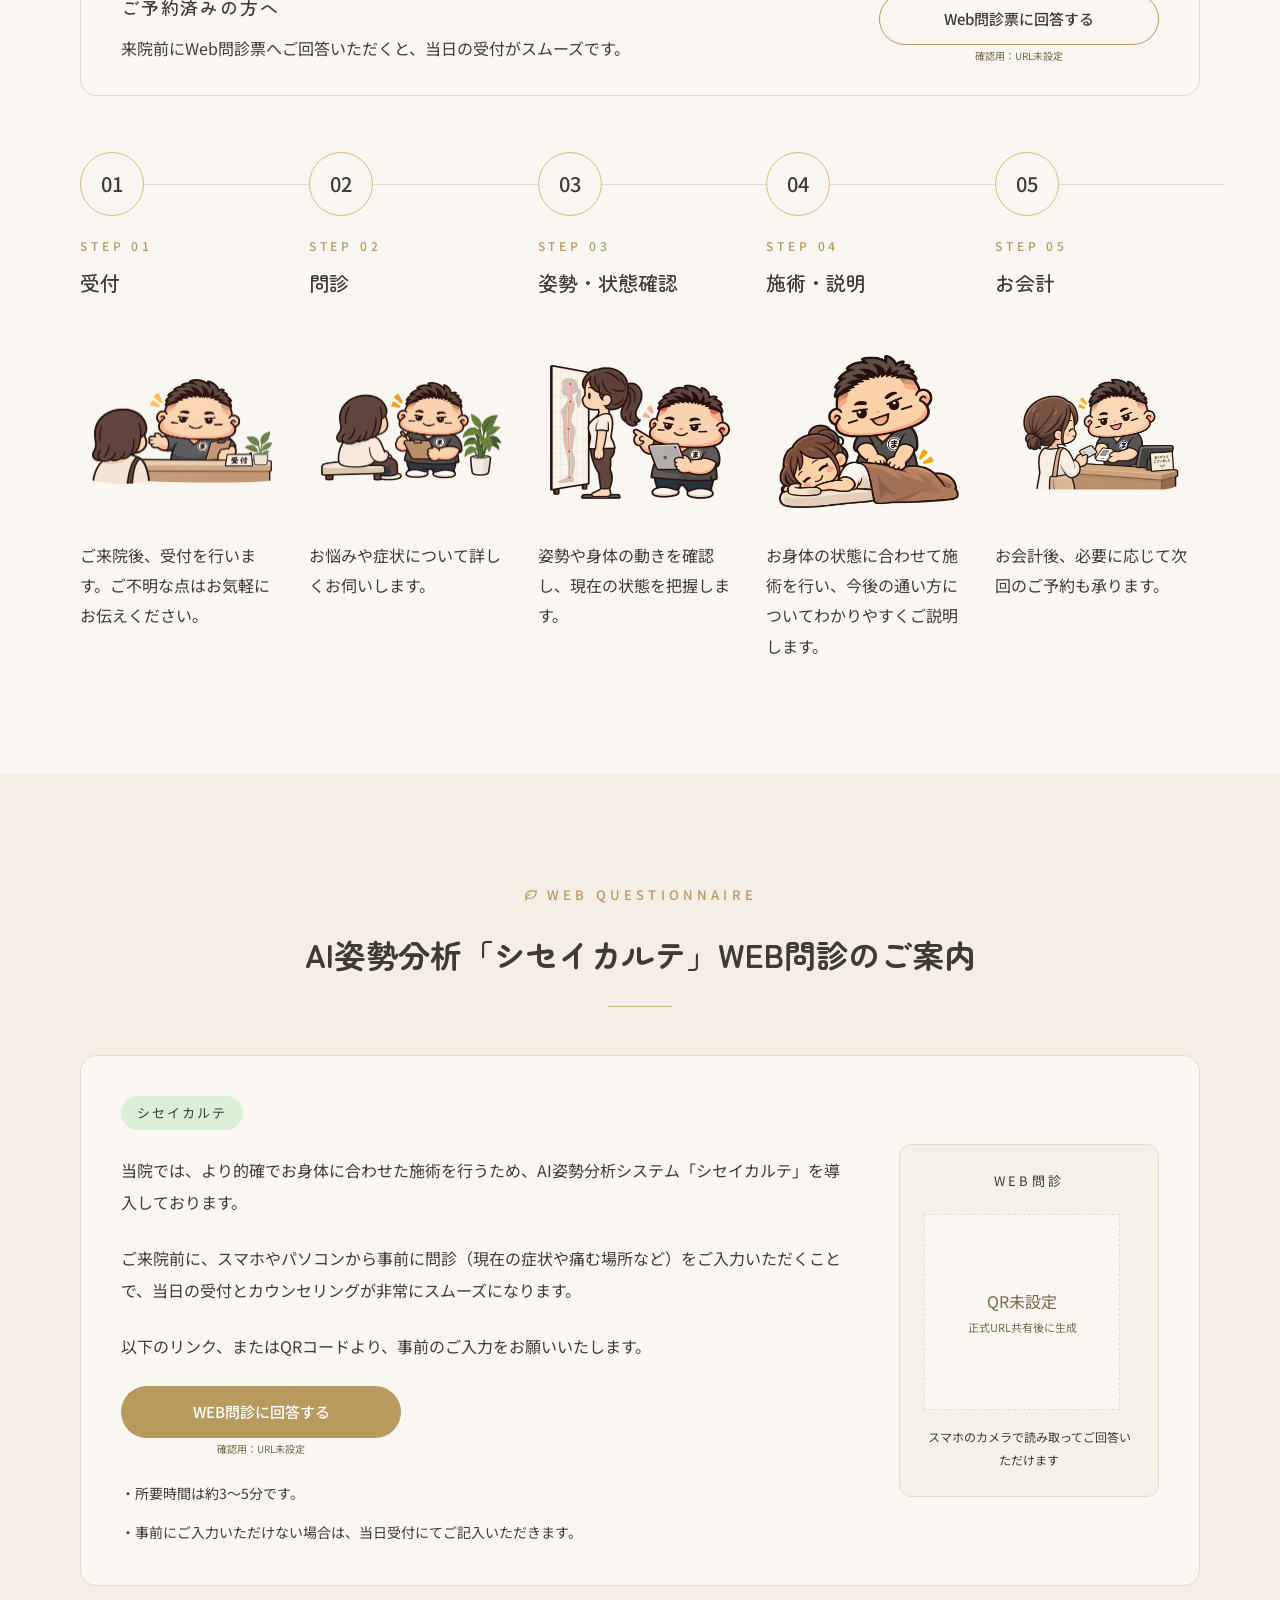
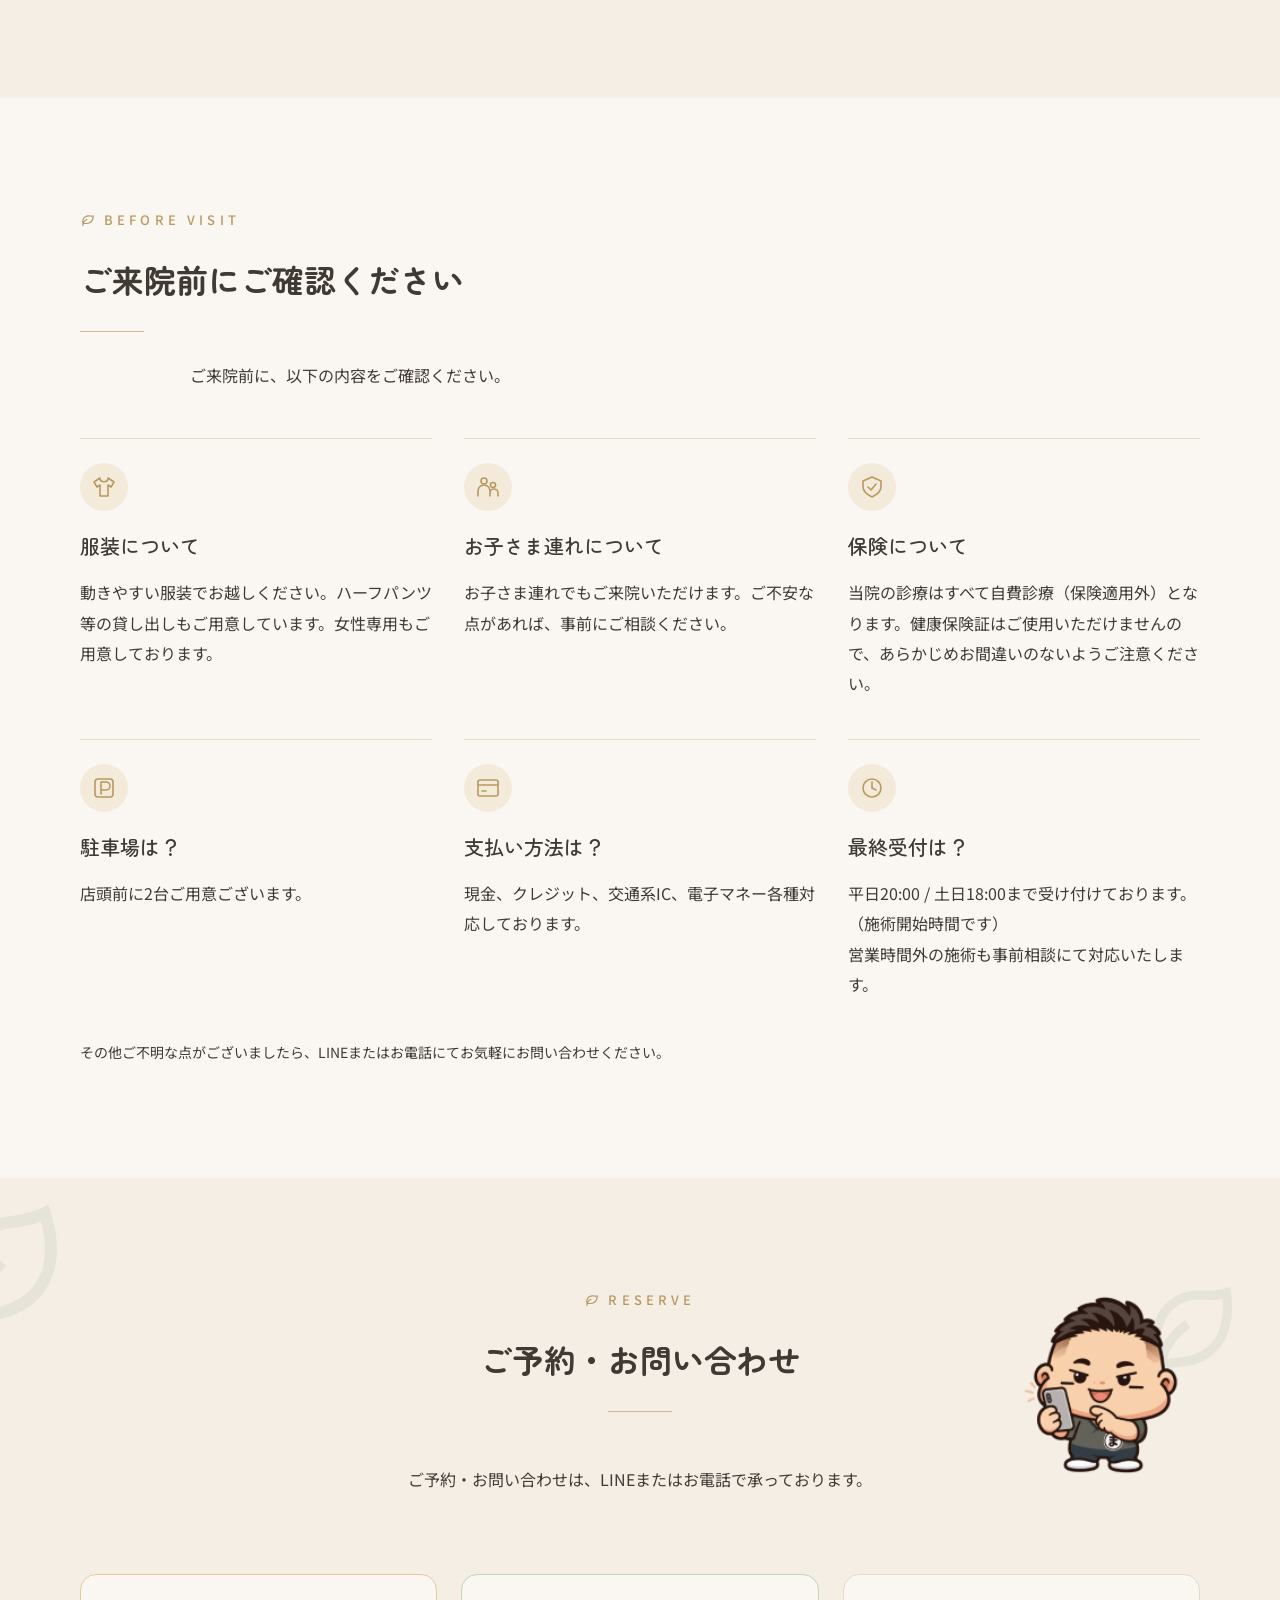
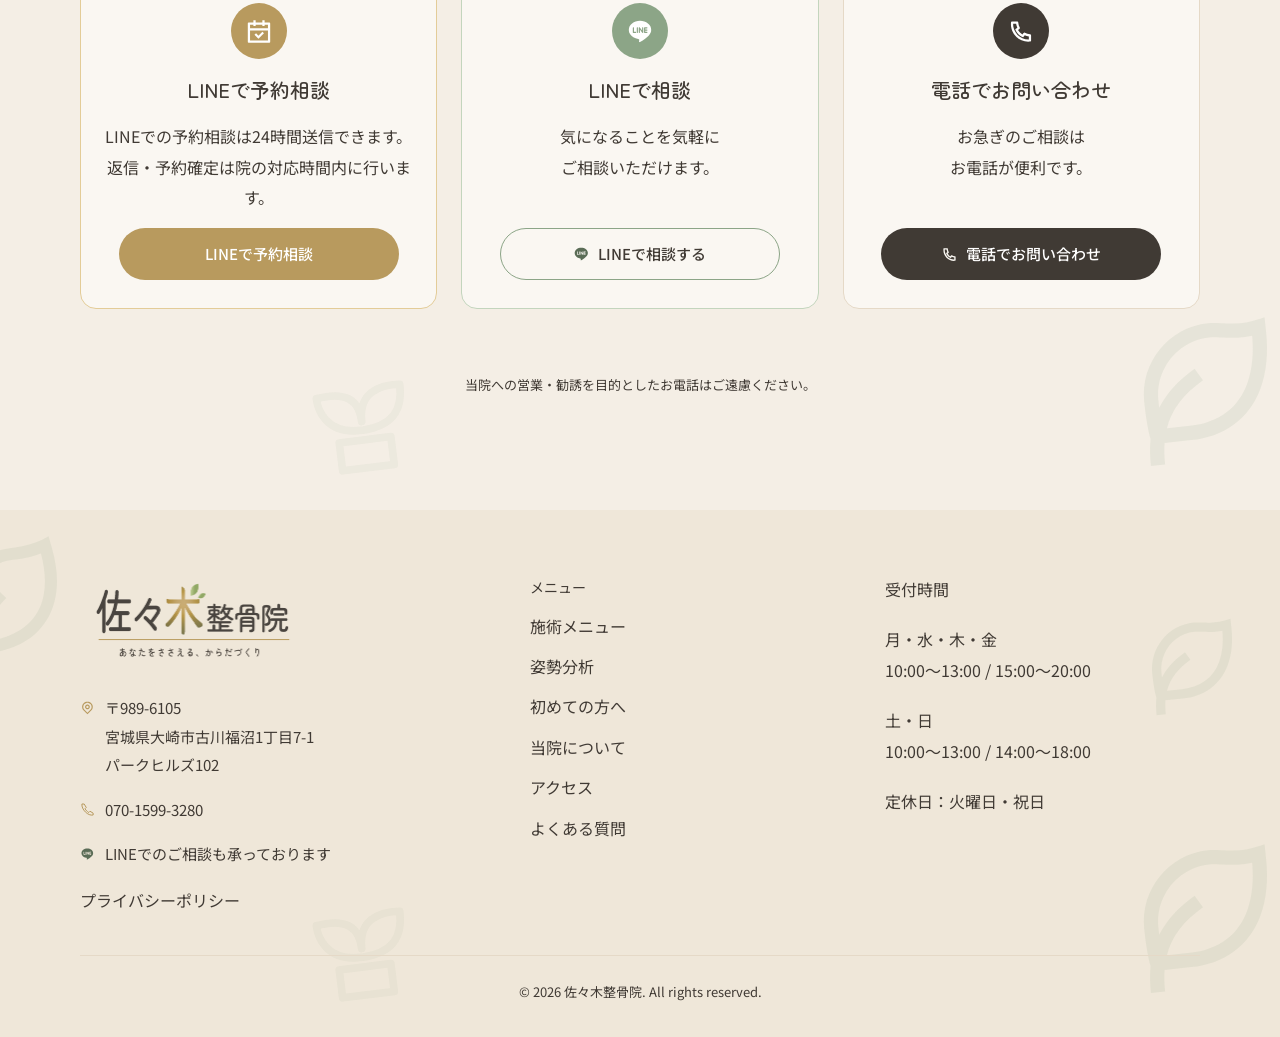
<file: first.html>
<!doctype html>
<html lang="ja">
<head>
  
  <meta charset="utf-8"><meta name="viewport" content="width=device-width, initial-scale=1">
    <!-- Site favicons -->
  <link rel="icon" type="image/png" sizes="96x96" href="/sasaki-seikotsuin-preview/favicon-96x96.png">
  <link rel="icon" type="image/svg+xml" href="/sasaki-seikotsuin-preview/favicon.svg">
  <link rel="shortcut icon" href="/sasaki-seikotsuin-preview/favicon.ico">
  <link rel="apple-touch-icon" sizes="180x180" href="/sasaki-seikotsuin-preview/apple-touch-icon.png">
  <link rel="manifest" href="/sasaki-seikotsuin-preview/site.webmanifest">

  <link rel="canonical" href="https://sasaki-seikotsuin-majin.jp/first.html">
  <title>初めての方へ｜佐々木整骨院</title>
  <meta name="description" content="佐々木整骨院の初回来院の流れ、WEB問診、服装やお支払い方法など、ご来院前のご案内。">
  <meta name="robots" content="noindex, nofollow">
  <script>if(new URLSearchParams(location.search).get('export')==='1')document.documentElement.dataset.export='true';</script>
  <link rel="stylesheet" href="./assets/css/fonts.css">
  <link rel="stylesheet" href="./assets/css/tokens.css"><link rel="stylesheet" href="./assets/css/base.css"><link rel="stylesheet" href="./assets/css/components.css"><link rel="stylesheet" href="./assets/css/motion.css"><link rel="stylesheet" href="./assets/css/pages/first.css">
  <script type="module" src="./assets/js/main.js"></script>
</head>
<body class="page-first" data-clarity-mask="True">
  <a href="#main-content" class="skip-link">本文へ移動</a>
  <header class="site-header" data-header>
<div class="header-container">
  <a class="brand" href="./index.html" aria-label="佐々木整骨院 トップページ">

<img src="./images/site-footer__logo-image-d5512c13.png" alt="佐々木整骨院" class="" width="268" height="112" loading="eager" decoding="async">
</a>
  <nav class="desktop-nav" aria-label="メインナビゲーション" data-desktop-nav>
    <div class="dropdown-parent"><button class="nav-toggle" data-dropdown-toggle aria-expanded="false" aria-controls="desktop-dropdown">施術メニュー <span class="chevron" aria-hidden="true"></span></button>
    <div id="desktop-dropdown" class="desktop-dropdown" data-dropdown hidden><a href="./treatment.html">施術メニュー一覧</a><a href="./posture.html">姿勢分析</a><a href="./treatment.html#seitai">整体</a><a href="./treatment.html#ems">EMS</a><a href="./hydrogen.html">水素吸入</a><a href="./treatment.html#cupping">カッピング</a></div></div>
    <a href="./first.html" aria-current="page">初めての方へ</a><a href="./index.html#about">当院について</a><a href="./index.html#access">アクセス</a><a href="./index.html#faq">よくある質問</a>
  </nav>
  <div class="header-actions">



<a class="button button--line" href="https://lin.ee/tBGermr" data-external="line" target="_blank" rel="noopener noreferrer"><img src="./images/icon-74-290.svg" class="icon " alt="" width="24" height="24">LINEで相談する<span class="sr-only">（新しいタブで開きます）</span></a>





<a class="button button--gold" href="https://lin.ee/tBGermr" data-external="web" target="_blank" rel="noopener noreferrer"><img src="./images/icon-74-337.svg" class="icon " alt="" width="24" height="24">LINEで予約相談<span class="sr-only">（新しいタブで開きます）</span></a>

</div>
  <button class="menu-toggle" data-menu-toggle aria-expanded="false" aria-controls="mobile-menu" aria-label="メニューを開く"><span></span><span></span><span></span></button>
</div>
</header>
<div class="menu-overlay" data-menu-overlay hidden></div>
<div id="mobile-menu" class="mobile-menu" role="dialog" aria-modal="true" aria-label="サイトメニュー" tabindex="-1" data-mobile-menu hidden>
  <div class="mobile-menu__header"><a href="./index.html" aria-label="佐々木整骨院 トップページ">

<img src="./images/site-footer__logo-image-d5512c13.png" alt="佐々木整骨院" class="" width="192" height="80" loading="eager" decoding="async">
</a><button class="menu-close" data-menu-close aria-label="メニューを閉じる">×</button></div>
  <nav aria-label="スマートフォン用ナビゲーション"><button class="submenu-toggle" data-submenu-toggle aria-controls="mobile-submenu" aria-expanded="false">施術メニュー<span aria-hidden="true">＋</span></button><div id="mobile-submenu" class="mobile-submenu" hidden><a href="./treatment.html">施術メニュー一覧</a><a href="./posture.html">姿勢分析</a><a href="./treatment.html#seitai">整体</a><a href="./treatment.html#ems">EMS</a><a href="./hydrogen.html">水素吸入</a><a href="./treatment.html#cupping">カッピング</a></div><a class="mobile-nav-link" href="./first.html" aria-current="page">初めての方へ</a><a class="mobile-nav-link" href="./index.html#about">当院について</a><a class="mobile-nav-link" href="./index.html#access">アクセス</a><a class="mobile-nav-link" href="./index.html#faq">よくある質問</a></nav>
  <p class="mobile-menu__label">ご予約・お問い合わせ</p><div class="mobile-menu__actions">



<a class="button button--gold" href="https://lin.ee/tBGermr" data-external="web" target="_blank" rel="noopener noreferrer">LINEで予約相談<span class="sr-only">（新しいタブで開きます）</span></a>





<a class="button button--line" href="https://lin.ee/tBGermr" data-external="line" target="_blank" rel="noopener noreferrer"><img src="./images/icon-74-290.svg" class="icon " alt="" width="24" height="24">LINEで相談する<span class="sr-only">（新しいタブで開きます）</span></a>

<a class="button button--dark" href="tel:07015993280"><img src="./images/icon-74-372.svg" class="icon " alt="" width="24" height="24">電話でお問い合わせ</a></div>
</div>
<noscript><nav class="no-js-nav" aria-label="ページ一覧"><a href="./treatment.html">施術メニュー一覧</a><a href="./posture.html">姿勢分析</a><a href="./treatment.html#seitai">整体</a><a href="./treatment.html#ems">EMS</a><a href="./hydrogen.html">水素吸入</a><a href="./treatment.html#cupping">カッピング</a><a href="./first.html">初めての方へ</a><a href="./index.html#about">当院について</a><a href="./index.html#access">アクセス</a><a href="./index.html#faq">よくある質問</a></nav></noscript>

  <main id="main-content" tabindex="-1">


<section class="page-hero decorated" aria-labelledby="page-title"><div class="decorations" aria-hidden="true"><img class="leaf leaf--one" src="./images/icon-87-319.svg" alt=""><img class="leaf leaf--two" src="./images/icon-87-319.svg" alt=""><img class="leaf leaf--three" src="./images/icon-87-319.svg" alt=""><svg class="sprout" viewBox="0 0 100 120" fill="none"><path d="M48 74C14 74 10 49 10 40c28-4 39 6 39 26C49 40 68 34 88 36c0 25-12 37-39 38Zm-22 9h48v26H26z" stroke="currentColor" stroke-width="7" stroke-linejoin="round"/></svg></div><div class="container"><div class="page-hero__title"><p class="eyebrow"><img src="./images/icon-87-364.svg" class="icon " alt="" width="24" height="24"> FIRST VISIT</p><h1 id="page-title">初めての方へ</h1><span class="heading-rule" aria-hidden="true"></span>

<img src="./images/majinkun_first-hero_greeting-624dccf8.png" alt="" class="page-hero__image" width="378" height="396" loading="eager" decoding="async">
</div><p class="page-hero__lead">安心してご来院いただくために。</p></div></section>


<section class="section welcome" data-reveal><div class="container">
<div class="section-heading center">
  <p class="eyebrow"><img src="./images/icon-87-364.svg" class="icon " alt="" width="24" height="24"> WELCOME</p>
  <h2>はじめてのご来院でも、ご安心ください</h2><span class="heading-rule" aria-hidden="true"></span>
  
</div>
<div class="welcome-copy"><p>「どんな施術をするんだろう」「自分の症状でも相談できるかな」</p><p>はじめての整骨院には、不安や疑問もあると思います。</p><p>佐々木整骨院では、まず現在のお身体の状態やお悩みを確認し、わかりやすくご説明します。</p><p class="welcome-reassurance"><span>当院では、回数券などの無理な販売・勧誘は<span class="welcome-reassurance-phrase">行っておりません。</span></span><span>安心してご来院ください。</span></p><span class="heading-rule"></span><p class="lead">無理に施術を進めず、納得いただいたうえでご案内します。</p></div>

<img src="./images/majinkun_flow_visit-ef6ac5f1.png" alt="" class="welcome-image" width="229" height="172" loading="lazy" decoding="async">
</div></section>



<section class="section first-flow" data-reveal><div class="container">
<div class="section-heading center">
  <p class="eyebrow"><img src="./images/icon-87-364.svg" class="icon " alt="" width="24" height="24"> FLOW</p>
  <h2>初回来院の流れ</h2><span class="heading-rule" aria-hidden="true"></span>
  
</div>
<div class="questionnaire-callout"><div><h3>ご予約済みの方へ</h3><p>来院前にWeb問診票へご回答いただくと、当日の受付がスムーズです。</p></div>



<span class="unavailable-wrap"><span class="button button--outline is-unavailable" role="link" aria-disabled="true" data-unconfigured="questionnaire">Web問診票に回答する</span><small class="unconfigured-note">確認用：URL未設定</small></span>

</div><ol class="flow-grid " style="--steps:5"><li><span class="step-number">01</span><p class="eyebrow">STEP 01</p><h3>受付</h3>

<img src="./images/majinkun_first-flow_reception-efd35d1e.png" alt="" class="flow-image" width="360" height="211" loading="lazy" decoding="async">
<p>ご来院後、受付を行います。ご不明な点はお気軽にお伝えください。</p></li><li><span class="step-number">02</span><p class="eyebrow">STEP 02</p><h3>問診</h3>

<img src="./images/majinkun_first-flow_questionnaire-e007af46.png" alt="" class="flow-image" width="360" height="199" loading="lazy" decoding="async">
<p>お悩みや症状について詳しくお伺いします。</p></li><li><span class="step-number">03</span><p class="eyebrow">STEP 03</p><h3>姿勢・状態確認</h3>

<img src="./images/majinkun_first-flow_assessment-b57fd31c.png" alt="" class="flow-image" width="360" height="268" loading="lazy" decoding="async">
<p>姿勢や身体の動きを確認し、現在の状態を把握します。</p></li><li><span class="step-number">04</span><p class="eyebrow">STEP 04</p><h3>施術・説明</h3>

<img src="./images/majinkun_first-flow_treatment-18ef93f2.png" alt="" class="flow-image" width="331" height="280" loading="lazy" decoding="async">
<p>お身体の状態に合わせて施術を行い、今後の通い方についてわかりやすくご説明します。</p></li><li><span class="step-number">05</span><p class="eyebrow">STEP 05</p><h3>お会計</h3>

<img src="./images/majinkun_first-flow_payment-bc513d0f.png" alt="" class="flow-image" width="360" height="241" loading="lazy" decoding="async">
<p>お会計後、必要に応じて次回のご予約も承ります。</p></li></ol></div></section>



<section class="section questionnaire section--reserve" id="questionnaire" data-reveal><div class="container">
<div class="section-heading center">
  <p class="eyebrow"><img src="./images/icon-87-364.svg" class="icon " alt="" width="24" height="24"> WEB QUESTIONNAIRE</p>
  <h2>AI姿勢分析「シセイカルテ」WEB問診のご案内</h2><span class="heading-rule" aria-hidden="true"></span>
  
</div>
<div class="questionnaire-card"><div class="copy"><p class="questionnaire-badge">シセイカルテ</p><p>当院では、より的確でお身体に合わせた施術を行うため、AI姿勢分析システム「シセイカルテ」を導入しております。</p><p>ご来院前に、スマホやパソコンから事前に問診（現在の症状や痛む場所など）をご入力いただくことで、当日の受付とカウンセリングが非常にスムーズになります。</p><p>以下のリンク、またはQRコードより、事前のご入力をお願いいたします。</p>



<span class="unavailable-wrap"><span class="button button--gold is-unavailable" role="link" aria-disabled="true" data-unconfigured="questionnaire">WEB問診に回答する</span><small class="unconfigured-note">確認用：URL未設定</small></span>

<ul class="questionnaire-notes"><li>・所要時間は約3〜5分です。</li><li>・事前にご入力いただけない場合は、当日受付にてご記入いただきます。</li></ul></div><div class="qr-panel"><p>WEB問診</p><div class="qr-unset" data-unconfigured="questionnaire"><span>QR未設定</span><small>正式URL共有後に生成</small></div><p>スマホのカメラで読み取ってご回答いただけます</p></div></div></div></section>



<section class="section before-visit" data-reveal><div class="container">
<div class="section-heading left">
  <p class="eyebrow"><img src="./images/icon-87-364.svg" class="icon " alt="" width="24" height="24"> BEFORE VISIT</p>
  <h2>ご来院前にご確認ください</h2><span class="heading-rule" aria-hidden="true"></span>
  <p class="section-lead">ご来院前に、以下の内容をご確認ください。</p>
</div>
<div class="before-grid"><article><span class="round-icon"><svg class="icon" aria-hidden="true" viewBox="0 0 24 24" fill="none" stroke="currentColor" stroke-width="1.6" stroke-linecap="round" stroke-linejoin="round"><path d="m8 3-6 4 3 5 3-2v11h8V10l3 2 3-5-6-4c0 5-8 5-8 0Z"/></svg></span><h3>服装について</h3><p>動きやすい服装でお越しください。ハーフパンツ等の貸し出しもご用意しています。女性専用もご用意しております。</p></article><article><span class="round-icon"><svg class="icon" aria-hidden="true" viewBox="0 0 24 24" fill="none" stroke="currentColor" stroke-width="1.6" stroke-linecap="round" stroke-linejoin="round"><circle cx="8" cy="6" r="3"/><circle cx="17" cy="10" r="2.5"/><path d="M2 21v-5a6 6 0 0 1 12 0v5m0 0v-3a4 4 0 0 1 8 0v3"/></svg></span><h3>お子さま連れについて</h3><p>お子さま連れでもご来院いただけます。ご不安な点があれば、事前にご相談ください。</p></article><article><span class="round-icon"><svg class="icon" aria-hidden="true" viewBox="0 0 24 24" fill="none" stroke="currentColor" stroke-width="1.6" stroke-linecap="round" stroke-linejoin="round"><path d="m12 2 9 4v6c0 5-5 8-9 10-4-2-9-5-9-10V6Z"/><path d="m8 12 3 3 5-6"/></svg></span><h3>保険について</h3><p>当院の診療はすべて自費診療（保険適用外）となります。健康保険証はご使用いただけませんので、あらかじめお間違いのないようご注意ください。</p></article><article><span class="round-icon"><svg class="icon" aria-hidden="true" viewBox="0 0 24 24" fill="none" stroke="currentColor" stroke-width="1.6" stroke-linecap="round" stroke-linejoin="round"><rect x="3" y="3" width="18" height="18" rx="3"/><path d="M9 18V6h5a4 4 0 0 1 0 8H9"/></svg></span><h3>駐車場は？</h3><p>店頭前に2台ご用意ございます。</p></article><article><span class="round-icon"><svg class="icon" aria-hidden="true" viewBox="0 0 24 24" fill="none" stroke="currentColor" stroke-width="1.6" stroke-linecap="round" stroke-linejoin="round"><rect x="2" y="4" width="20" height="16" rx="2"/><path d="M2 9h20M6 15h4"/></svg></span><h3>支払い方法は？</h3><p>現金、クレジット、交通系IC、電子マネー各種対応しております。</p></article><article><span class="round-icon"><svg class="icon" aria-hidden="true" viewBox="0 0 24 24" fill="none" stroke="currentColor" stroke-width="1.6" stroke-linecap="round" stroke-linejoin="round"><circle cx="12" cy="12" r="9"/><path d="M12 6v6l4 2"/></svg></span><h3>最終受付は？</h3><p>平日20:00 / 土日18:00まで受け付けております。（施術開始時間です）
営業時間外の施術も事前相談にて対応いたします。</p></article></div><p class="before-note">その他ご不明な点がございましたら、LINEまたはお電話にてお気軽にお問い合わせください。</p></div></section>


<section class="reservation decorated" id="reservation" data-reveal>
<div class="decorations" aria-hidden="true"><img class="leaf leaf--one" src="./images/icon-87-319.svg" alt=""><img class="leaf leaf--two" src="./images/icon-87-319.svg" alt=""><img class="leaf leaf--three" src="./images/icon-87-319.svg" alt=""><svg class="sprout" viewBox="0 0 100 120" fill="none"><path d="M48 74C14 74 10 49 10 40c28-4 39 6 39 26C49 40 68 34 88 36c0 25-12 37-39 38Zm-22 9h48v26H26z" stroke="currentColor" stroke-width="7" stroke-linejoin="round"/></svg></div><div class="container">


<img src="./images/majinkun_flow_phone-0f6075c5.png" alt="" class="reservation-mascot" width="190" height="190" loading="lazy" decoding="async">


<div class="section-heading center">
  <p class="eyebrow"><img src="./images/icon-87-364.svg" class="icon " alt="" width="24" height="24"> RESERVE</p>
  <h2>ご予約・お問い合わせ</h2><span class="heading-rule" aria-hidden="true"></span>
  
</div>

<p class="reservation-intro">ご予約・お問い合わせは、LINEまたはお電話で承っております。</p>
<div class="reservation-grid">
 <article class="reservation-card reservation-card--web"><span class="round-icon"><img src="./images/icon-74-337.svg" class="icon " alt="" width="24" height="24"></span><h3>LINEで予約相談</h3><p>LINEでの予約相談は24時間送信できます。返信・予約確定は院の対応時間内に行います。</p>



<a class="button button--gold" href="https://lin.ee/tBGermr" data-external="web" target="_blank" rel="noopener noreferrer">LINEで予約相談<span class="sr-only">（新しいタブで開きます）</span></a>

</article>
 <article class="reservation-card reservation-card--line"><span class="round-icon"><img src="./images/icon-74-354.svg" class="icon " alt="" width="24" height="24"></span><h3>LINEで相談</h3><p>気になることを気軽に<br>ご相談いただけます。</p>



<a class="button button--line" href="https://lin.ee/tBGermr" data-external="line" target="_blank" rel="noopener noreferrer"><img src="./images/icon-74-290.svg" class="icon " alt="" width="24" height="24">LINEで相談する<span class="sr-only">（新しいタブで開きます）</span></a>

</article>
 <article class="reservation-card reservation-card--phone"><span class="round-icon"><img src="./images/icon-74-372.svg" class="icon " alt="" width="24" height="24"></span><h3>電話でお問い合わせ</h3><p>お急ぎのご相談は<br>お電話が便利です。</p><a class="button button--dark" href="tel:07015993280"><img src="./images/icon-74-372.svg" class="icon " alt="" width="24" height="24">電話でお問い合わせ</a></article>
</div><p class="reservation-note">当院への営業・勧誘を目的としたお電話はご遠慮ください。</p>
</div></section>
</main>
  <footer class="site-footer decorated" data-site-footer><div class="decorations" aria-hidden="true"><img class="leaf leaf--one" src="./images/icon-87-319.svg" alt=""><img class="leaf leaf--two" src="./images/icon-87-319.svg" alt=""><img class="leaf leaf--three" src="./images/icon-87-319.svg" alt=""><svg class="sprout" viewBox="0 0 100 120" fill="none"><path d="M48 74C14 74 10 49 10 40c28-4 39 6 39 26C49 40 68 34 88 36c0 25-12 37-39 38Zm-22 9h48v26H26z" stroke="currentColor" stroke-width="7" stroke-linejoin="round"/></svg></div><div class="container"><div class="footer-grid">
<div class="footer-contact"><a href="./index.html">

<img src="./images/site-footer__logo-image-d5512c13.png" alt="佐々木整骨院" class="footer-logo" width="230" height="96" loading="lazy" decoding="async">
</a><address><p><img src="./images/icon-87-852.svg" class="icon " alt="" width="24" height="24"><span>〒989-6105<br>宮城県大崎市古川福沼1丁目7-1<br>パークヒルズ102</span></p><p><svg class="icon" aria-hidden="true" viewBox="0 0 24 24" fill="none" stroke="currentColor" stroke-width="1.6" stroke-linecap="round" stroke-linejoin="round"><path d="m7 3 3 5-2 2c2 3 3 4 6 6l2-2 5 3v3c-8 2-19-9-18-17z"/></svg><a href="tel:07015993280">070-1599-3280</a></p><p><img src="./images/icon-74-290.svg" class="icon " alt="" width="24" height="24"><span>LINEでのご相談も承っております</span></p></address></div>
<nav class="footer-nav" aria-label="フッターメニュー"><p>メニュー</p><a href="./treatment.html">施術メニュー</a><a href="./posture.html">姿勢分析</a><a href="./first.html">初めての方へ</a><a href="./index.html#about">当院について</a><a href="./index.html#access">アクセス</a><a href="./index.html#faq">よくある質問</a></nav>
<div class="footer-hours"><p>受付時間</p><p>月・水・木・金<br>10:00〜13:00 / 15:00〜20:00</p><p>土・日<br>10:00〜13:00 / 14:00〜18:00</p><p>定休日：火曜日・祝日</p></div>
</div><p><a href="./privacy.html">プライバシーポリシー</a></p><p class="copyright">© 2026 佐々木整骨院. <span class="text-phrase">All rights reserved.</span></p></div></footer>

</body></html>
</file>
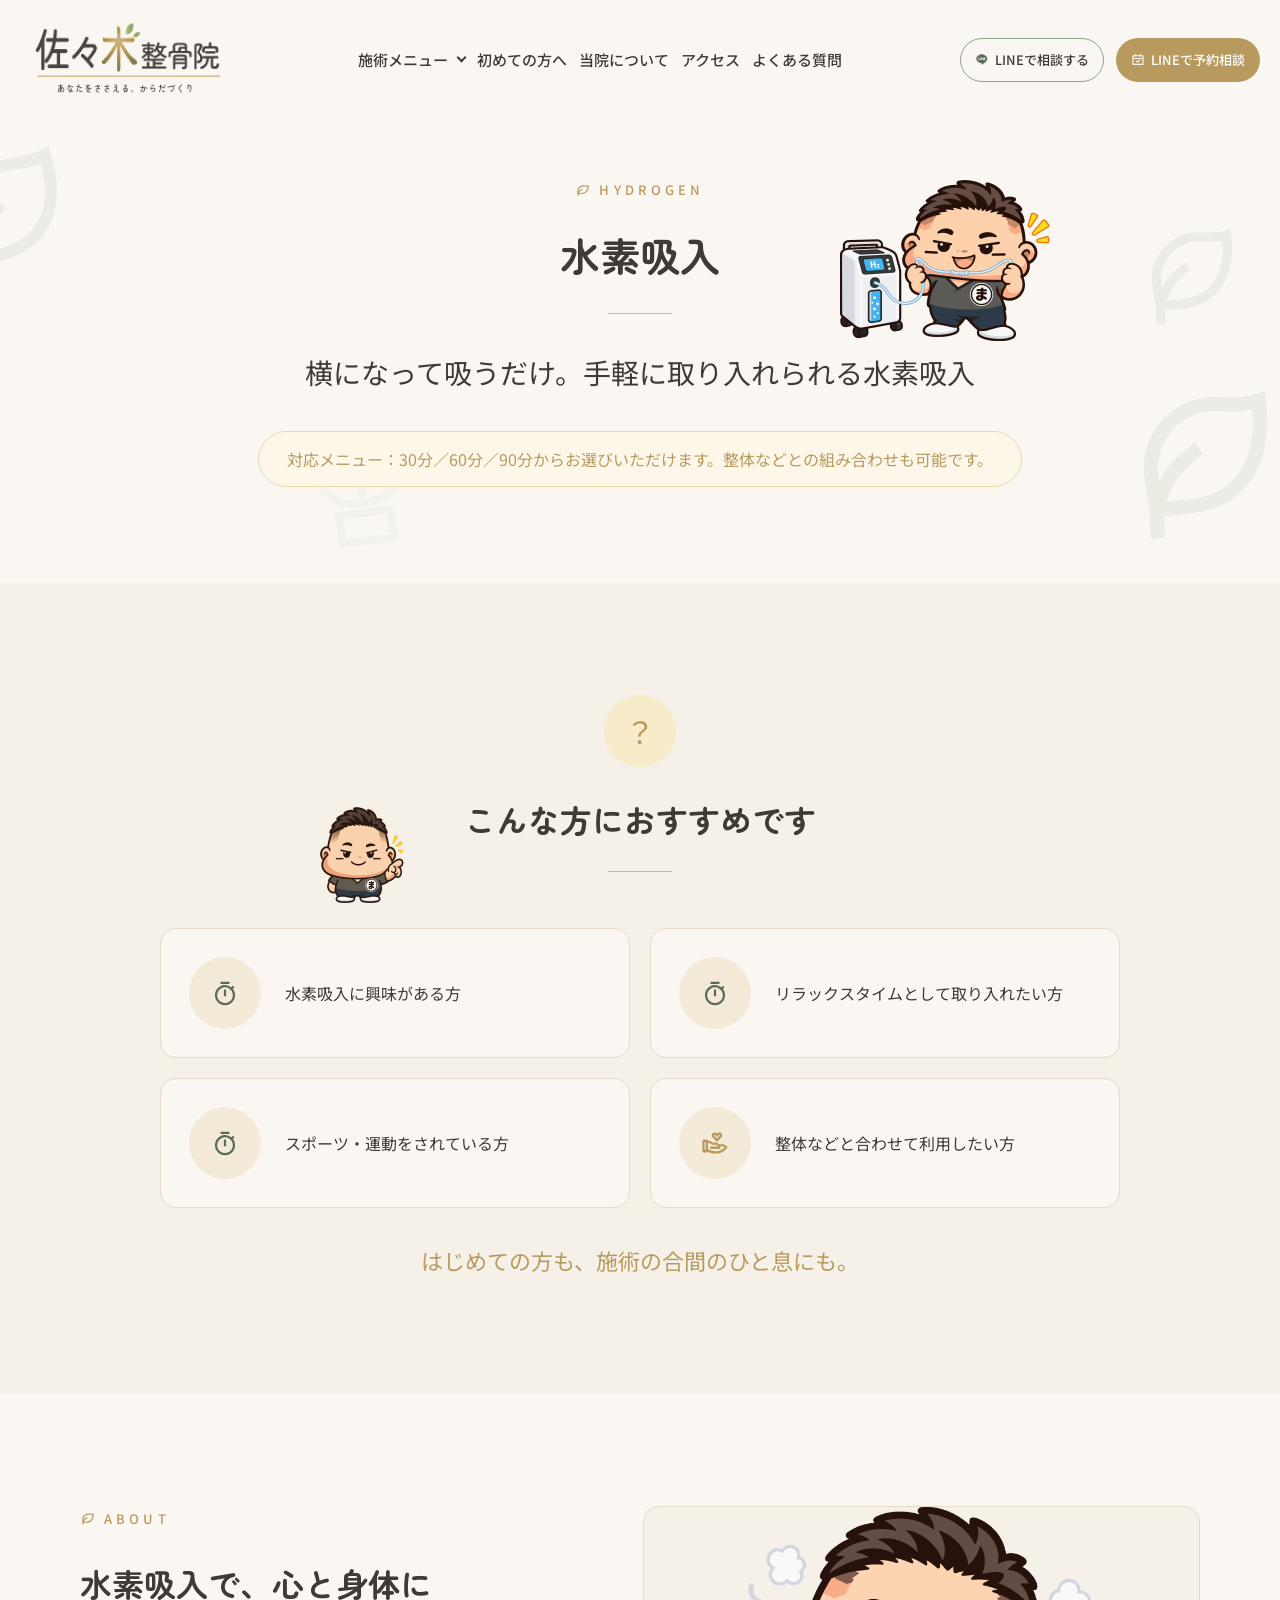
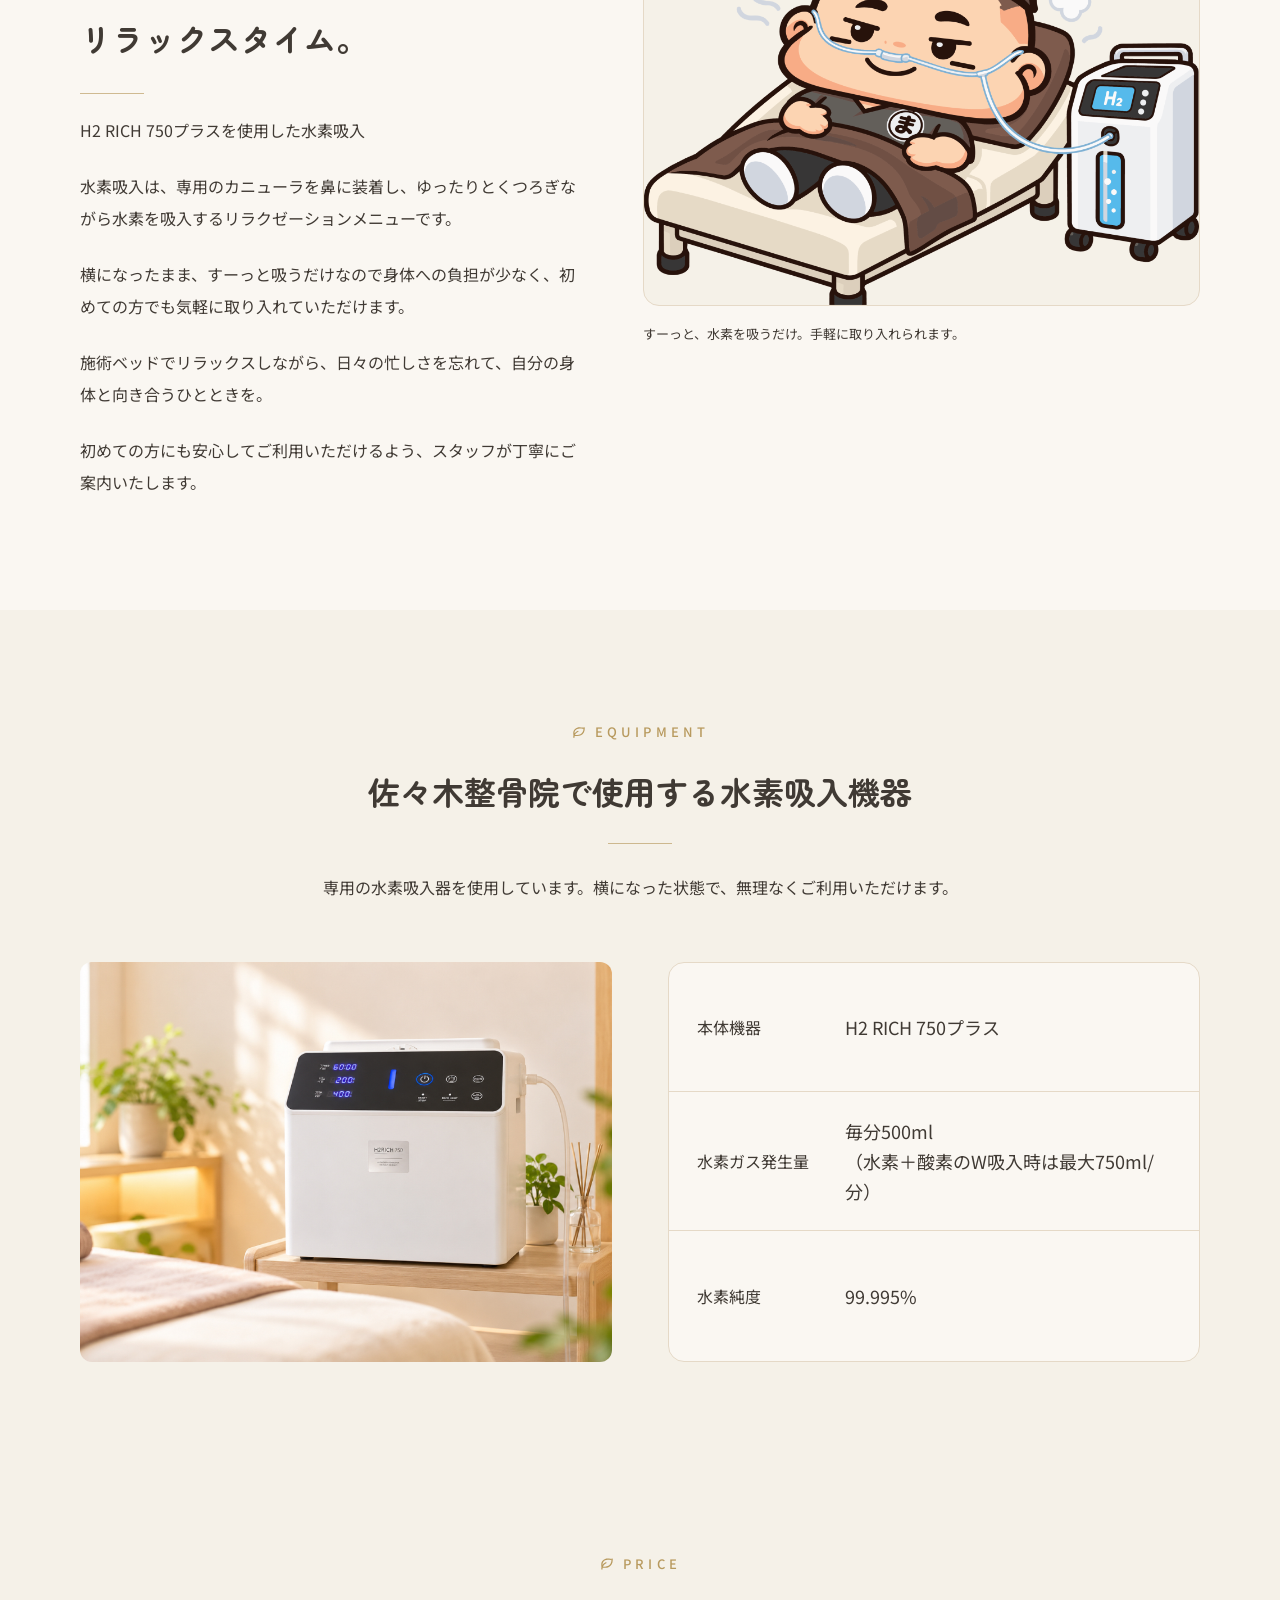
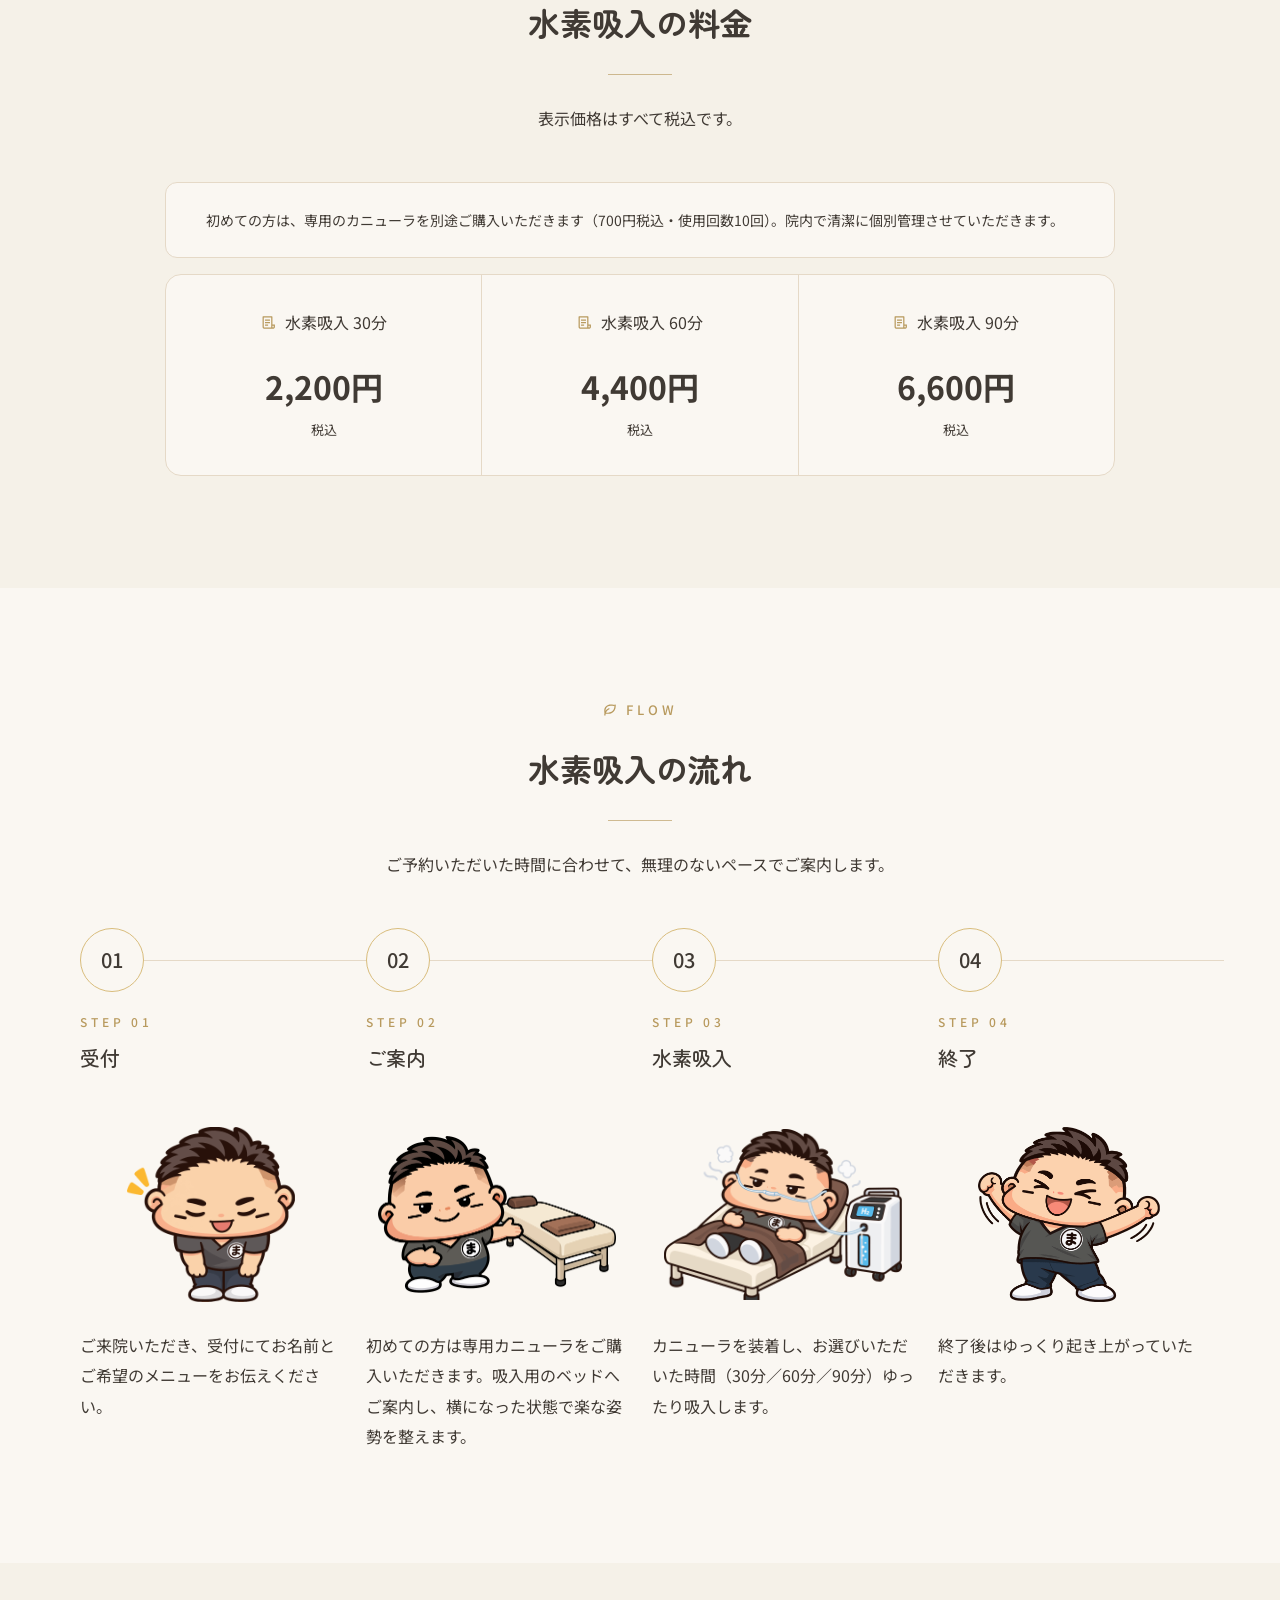
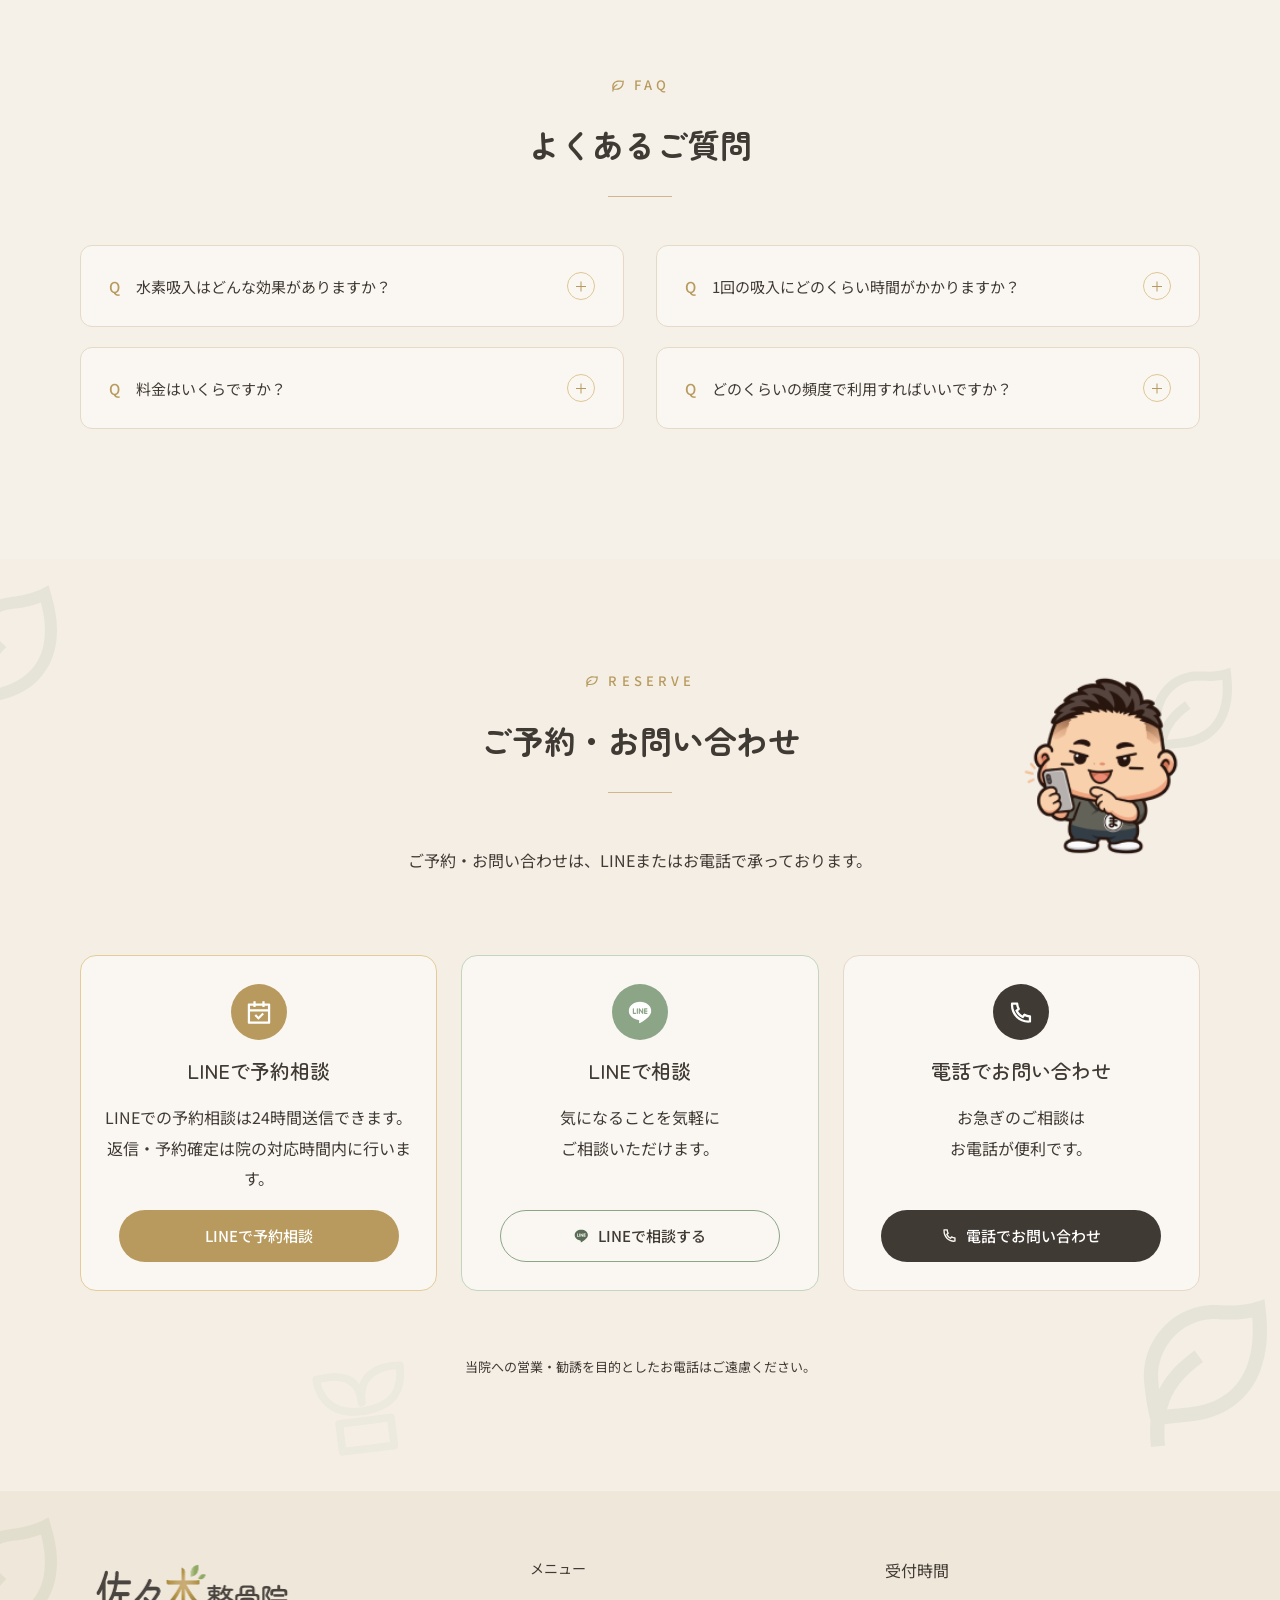
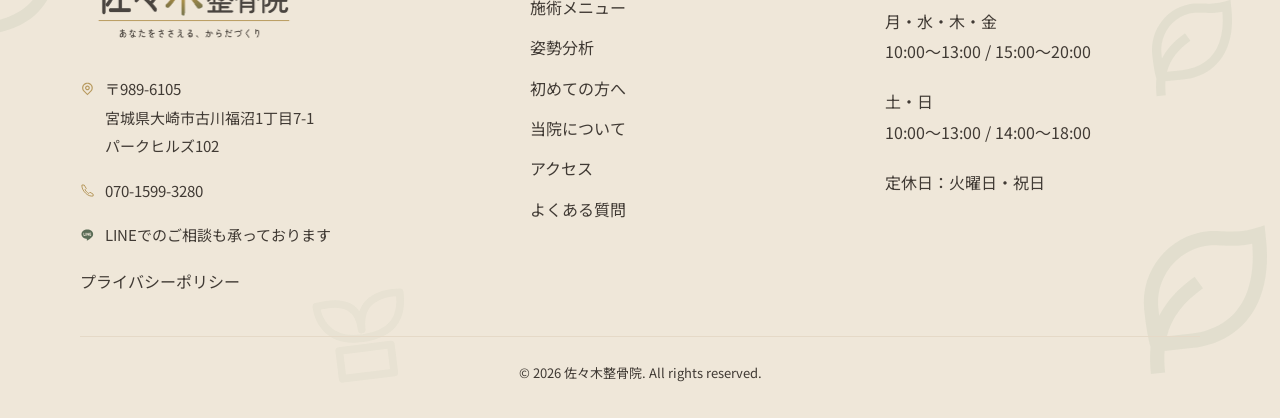
<file: hydrogen.html>
<!doctype html>
<html lang="ja">
<head>
  
  <meta charset="utf-8"><meta name="viewport" content="width=device-width, initial-scale=1">
    <!-- Site favicons -->
  <link rel="icon" type="image/png" sizes="96x96" href="/sasaki-seikotsuin-preview/favicon-96x96.png">
  <link rel="icon" type="image/svg+xml" href="/sasaki-seikotsuin-preview/favicon.svg">
  <link rel="shortcut icon" href="/sasaki-seikotsuin-preview/favicon.ico">
  <link rel="apple-touch-icon" sizes="180x180" href="/sasaki-seikotsuin-preview/apple-touch-icon.png">
  <link rel="manifest" href="/sasaki-seikotsuin-preview/site.webmanifest">

  <link rel="canonical" href="https://sasaki-seikotsuin-majin.jp/hydrogen.html">
  <title>水素吸入｜佐々木整骨院</title>
  <meta name="description" content="横になってゆったりと水素吸入。佐々木整骨院で使用する機器、30分・60分・90分の料金、利用の流れをご案内します。">
  <meta name="robots" content="noindex, nofollow">
  <script>if(new URLSearchParams(location.search).get('export')==='1')document.documentElement.dataset.export='true';</script>
  <link rel="stylesheet" href="./assets/css/fonts.css">
  <link rel="stylesheet" href="./assets/css/tokens.css"><link rel="stylesheet" href="./assets/css/base.css"><link rel="stylesheet" href="./assets/css/components.css"><link rel="stylesheet" href="./assets/css/motion.css"><link rel="stylesheet" href="./assets/css/pages/hydrogen.css">
  <script type="module" src="./assets/js/main.js"></script>
</head>
<body class="page-hydrogen" data-clarity-mask="True">
  <a href="#main-content" class="skip-link">本文へ移動</a>
  <header class="site-header" data-header>
<div class="header-container">
  <a class="brand" href="./index.html" aria-label="佐々木整骨院 トップページ">

<img src="./images/site-footer__logo-image-d5512c13.png" alt="佐々木整骨院" class="" width="268" height="112" loading="eager" decoding="async">
</a>
  <nav class="desktop-nav" aria-label="メインナビゲーション" data-desktop-nav>
    <div class="dropdown-parent"><button class="nav-toggle" data-dropdown-toggle aria-expanded="false" aria-controls="desktop-dropdown">施術メニュー <span class="chevron" aria-hidden="true"></span></button>
    <div id="desktop-dropdown" class="desktop-dropdown" data-dropdown hidden><a href="./treatment.html">施術メニュー一覧</a><a href="./posture.html">姿勢分析</a><a href="./treatment.html#seitai">整体</a><a href="./treatment.html#ems">EMS</a><a href="./hydrogen.html" aria-current="page">水素吸入</a><a href="./treatment.html#cupping">カッピング</a></div></div>
    <a href="./first.html">初めての方へ</a><a href="./index.html#about">当院について</a><a href="./index.html#access">アクセス</a><a href="./index.html#faq">よくある質問</a>
  </nav>
  <div class="header-actions">



<a class="button button--line" href="https://lin.ee/tBGermr" data-external="line" target="_blank" rel="noopener noreferrer"><img src="./images/icon-74-290.svg" class="icon " alt="" width="24" height="24">LINEで相談する<span class="sr-only">（新しいタブで開きます）</span></a>





<a class="button button--gold" href="https://lin.ee/tBGermr" data-external="web" target="_blank" rel="noopener noreferrer"><img src="./images/icon-74-337.svg" class="icon " alt="" width="24" height="24">LINEで予約相談<span class="sr-only">（新しいタブで開きます）</span></a>

</div>
  <button class="menu-toggle" data-menu-toggle aria-expanded="false" aria-controls="mobile-menu" aria-label="メニューを開く"><span></span><span></span><span></span></button>
</div>
</header>
<div class="menu-overlay" data-menu-overlay hidden></div>
<div id="mobile-menu" class="mobile-menu" role="dialog" aria-modal="true" aria-label="サイトメニュー" tabindex="-1" data-mobile-menu hidden>
  <div class="mobile-menu__header"><a href="./index.html" aria-label="佐々木整骨院 トップページ">

<img src="./images/site-footer__logo-image-d5512c13.png" alt="佐々木整骨院" class="" width="192" height="80" loading="eager" decoding="async">
</a><button class="menu-close" data-menu-close aria-label="メニューを閉じる">×</button></div>
  <nav aria-label="スマートフォン用ナビゲーション"><button class="submenu-toggle" data-submenu-toggle aria-controls="mobile-submenu" aria-expanded="false">施術メニュー<span aria-hidden="true">＋</span></button><div id="mobile-submenu" class="mobile-submenu" hidden><a href="./treatment.html">施術メニュー一覧</a><a href="./posture.html">姿勢分析</a><a href="./treatment.html#seitai">整体</a><a href="./treatment.html#ems">EMS</a><a href="./hydrogen.html" aria-current="page">水素吸入</a><a href="./treatment.html#cupping">カッピング</a></div><a class="mobile-nav-link" href="./first.html">初めての方へ</a><a class="mobile-nav-link" href="./index.html#about">当院について</a><a class="mobile-nav-link" href="./index.html#access">アクセス</a><a class="mobile-nav-link" href="./index.html#faq">よくある質問</a></nav>
  <p class="mobile-menu__label">ご予約・お問い合わせ</p><div class="mobile-menu__actions">



<a class="button button--gold" href="https://lin.ee/tBGermr" data-external="web" target="_blank" rel="noopener noreferrer">LINEで予約相談<span class="sr-only">（新しいタブで開きます）</span></a>





<a class="button button--line" href="https://lin.ee/tBGermr" data-external="line" target="_blank" rel="noopener noreferrer"><img src="./images/icon-74-290.svg" class="icon " alt="" width="24" height="24">LINEで相談する<span class="sr-only">（新しいタブで開きます）</span></a>

<a class="button button--dark" href="tel:07015993280"><img src="./images/icon-74-372.svg" class="icon " alt="" width="24" height="24">電話でお問い合わせ</a></div>
</div>
<noscript><nav class="no-js-nav" aria-label="ページ一覧"><a href="./treatment.html">施術メニュー一覧</a><a href="./posture.html">姿勢分析</a><a href="./treatment.html#seitai">整体</a><a href="./treatment.html#ems">EMS</a><a href="./hydrogen.html">水素吸入</a><a href="./treatment.html#cupping">カッピング</a><a href="./first.html">初めての方へ</a><a href="./index.html#about">当院について</a><a href="./index.html#access">アクセス</a><a href="./index.html#faq">よくある質問</a></nav></noscript>

  <main id="main-content" tabindex="-1">

<section class="page-hero decorated" aria-labelledby="page-title"><div class="decorations" aria-hidden="true"><img class="leaf leaf--one" src="./images/icon-87-319.svg" alt=""><img class="leaf leaf--two" src="./images/icon-87-319.svg" alt=""><img class="leaf leaf--three" src="./images/icon-87-319.svg" alt=""><svg class="sprout" viewBox="0 0 100 120" fill="none"><path d="M48 74C14 74 10 49 10 40c28-4 39 6 39 26C49 40 68 34 88 36c0 25-12 37-39 38Zm-22 9h48v26H26z" stroke="currentColor" stroke-width="7" stroke-linejoin="round"/></svg></div><div class="container"><div class="page-hero__title"><p class="eyebrow"><img src="./images/icon-87-364.svg" class="icon " alt="" width="24" height="24"> HYDROGEN</p><h1 id="page-title">水素吸入</h1><span class="heading-rule" aria-hidden="true"></span>

<img src="./images/majinkun_hydrogen-hero_inhalation-408b874e.png" alt="" class="page-hero__image" width="420" height="322" loading="eager" decoding="async">
</div><p class="page-hero__lead">横になって吸うだけ。手軽に取り入れられる水素吸入</p><p class="hero-notice">対応メニュー：30分／60分／90分からお選びいただけます。整体などとの組み合わせも可能です。</p></div></section>


<section class="section section--beige hydrogen-recommend" data-reveal><div class="container"><span class="title-icon">？</span>
<div class="section-heading center">
  
  <h2>こんな方におすすめです</h2><span class="heading-rule" aria-hidden="true"></span>
  
</div>


<img src="./images/majinkun_hydrogen-audience_point-left-c7b7393a.png" alt="" class="recommend-character" width="104" height="104" loading="lazy" decoding="async">
<ul class="concern-list"><li class="concern-item"><span class="round-icon"><img src="./images/icon-87-624.svg" class="icon " alt="" width="24" height="24"></span>水素吸入に興味がある方</li><li class="concern-item"><span class="round-icon"><img src="./images/icon-87-624.svg" class="icon " alt="" width="24" height="24"></span>リラックスタイムとして取り入れたい方</li><li class="concern-item"><span class="round-icon"><img src="./images/icon-87-624.svg" class="icon " alt="" width="24" height="24"></span>スポーツ・運動をされている方</li><li class="concern-item"><span class="round-icon"><img src="./images/icon-87-331.svg" class="icon " alt="" width="24" height="24"></span>整体などと合わせて利用したい方</li></ul><p class="concern-outro">はじめての方も、施術の合間のひと息にも。</p></div></section>


<section class="section hydrogen-about" data-reveal><div class="container two-columns"><div class="copy">
<div class="section-heading left">
  <p class="eyebrow"><img src="./images/icon-87-364.svg" class="icon " alt="" width="24" height="24"> ABOUT</p>
  <h2>水素吸入で、心と身体に
リラックスタイム。</h2><span class="heading-rule" aria-hidden="true"></span>
  
</div>
<p>H2 RICH 750プラスを使用した水素吸入</p><p>水素吸入は、専用のカニューラを鼻に装着し、ゆったりとくつろぎながら水素を吸入するリラクゼーションメニューです。</p><p>横になったまま、すーっと吸うだけなので身体への負担が少なく、初めての方でも気軽に取り入れていただけます。</p><p>施術ベッドでリラックスしながら、日々の忙しさを忘れて、自分の身体と向き合うひとときを。</p><p>初めての方にも安心してご利用いただけるよう、スタッフが丁寧にご案内いたします。</p></div><figure><div class="feature-image">

<img src="./images/majinkun_treatment-hydrogen_inhalation-8a5eb02c.png" alt="" class="" width="528" height="379" loading="lazy" decoding="async">
</div><figcaption>すーっと、水素を吸うだけ。手軽に取り入れられます。</figcaption></figure></div></section>


<section class="section hydrogen-equipment section--beige" data-reveal><div class="container">
<div class="section-heading center">
  <p class="eyebrow"><img src="./images/icon-87-364.svg" class="icon " alt="" width="24" height="24"> EQUIPMENT</p>
  <h2>佐々木整骨院で使用する水素吸入機器</h2><span class="heading-rule" aria-hidden="true"></span>
  <p class="section-lead">専用の水素吸入器を使用しています。横になった状態で、無理なくご利用いただけます。</p>
</div>
<div class="two-columns"><div class="device-photo">

<img src="./images/hydrogen-device-photo-2x.jpg" alt="水素吸入器 H2 RICH 750プラス" class="" width="532" height="400" loading="lazy" decoding="async">
</div><dl class="device-specs"><div><dt>本体機器</dt><dd>H2 RICH 750プラス</dd></div><div><dt>水素ガス発生量</dt><dd>毎分500ml
（水素＋酸素のW吸入時は最大750ml/分）</dd></div><div><dt>水素純度</dt><dd>99.995%</dd></div></dl></div></div></section>


<section class="section section--beige hydrogen-price" data-reveal><div class="container">
<div class="section-heading center">
  <p class="eyebrow"><img src="./images/icon-87-364.svg" class="icon " alt="" width="24" height="24"> PRICE</p>
  <h2>水素吸入の料金</h2><span class="heading-rule" aria-hidden="true"></span>
  <p class="section-lead">表示価格はすべて税込です。</p>
</div>
<p class="cannula-note">初めての方は、専用のカニューラを別途ご購入いただきます（700円税込・使用回数10回）。院内で清潔に個別管理させていただきます。</p><div class="price-table"><div class="price-cells"><div class="price-cell"><p><img src="./images/icon-87-435.svg" class="icon " alt="" width="24" height="24">水素吸入 30分</p><strong>2,200円</strong><small>税込</small></div><div class="price-cell"><p><img src="./images/icon-87-435.svg" class="icon " alt="" width="24" height="24">水素吸入 60分</p><strong>4,400円</strong><small>税込</small></div><div class="price-cell"><p><img src="./images/icon-87-435.svg" class="icon " alt="" width="24" height="24">水素吸入 90分</p><strong>6,600円</strong><small>税込</small></div></div></div></div></section>


<section class="section hydrogen-flow" data-reveal><div class="container">
<div class="section-heading center">
  <p class="eyebrow"><img src="./images/icon-87-364.svg" class="icon " alt="" width="24" height="24"> FLOW</p>
  <h2>水素吸入の流れ</h2><span class="heading-rule" aria-hidden="true"></span>
  <p class="section-lead">ご予約いただいた時間に合わせて、無理のないペースでご案内します。</p>
</div>
<ol class="flow-grid " style="--steps:4"><li><span class="step-number">01</span><p class="eyebrow">STEP 01</p><h3>受付</h3>

<img src="./images/majinkun_first-hero_greeting-624dccf8.png" alt="" class="flow-image" width="378" height="396" loading="lazy" decoding="async">
<p>ご来院いただき、受付にてお名前とご希望のメニューをお伝えください。</p></li><li><span class="step-number">02</span><p class="eyebrow">STEP 02</p><h3>ご案内</h3>

<img src="./images/majinkun_hydrogen-flow_guidance-ec7f1061.png" alt="" class="flow-image" width="476" height="315" loading="lazy" decoding="async">
<p>初めての方は専用カニューラをご購入いただきます。吸入用のベッドへご案内し、横になった状態で楽な姿勢を整えます。</p></li><li><span class="step-number">03</span><p class="eyebrow">STEP 03</p><h3>水素吸入</h3>

<img src="./images/majinkun_treatment-hydrogen_inhalation-8a5eb02c.png" alt="" class="flow-image" width="988" height="708" loading="lazy" decoding="async">
<p>カニューラを装着し、お選びいただいた時間（30分／60分／90分）ゆったり吸入します。</p></li><li><span class="step-number">04</span><p class="eyebrow">STEP 04</p><h3>終了</h3>

<img src="./images/majinkun_hydrogen-flow_finish-c8dd8a5e.png" alt="" class="flow-image" width="360" height="345" loading="lazy" decoding="async">
<p>終了後はゆっくり起き上がっていただきます。</p></li></ol></div></section>

<section class="faq-section" id="faq" data-reveal><div class="container">

<div class="section-heading center">
  <p class="eyebrow"><img src="./images/icon-87-364.svg" class="icon " alt="" width="24" height="24"> FAQ</p>
  <h2>よくあるご質問</h2><span class="heading-rule" aria-hidden="true"></span>
  
</div>

<div class="faq-layout"><div class="faq-grid"><details class="faq-item"><summary><span class="question-label" aria-hidden="true">Q</span><span>水素吸入はどんな効果がありますか？</span><span class="faq-mark" aria-hidden="true"></span></summary><div class="faq-answer"><span class="answer-label" aria-hidden="true">A</span><p>リラックスやコンディションづくりを目的として取り入れられているケアです。体感には個人差があり、効果を保証するものではありません。</p></div></details><details class="faq-item"><summary><span class="question-label" aria-hidden="true">Q</span><span>1回の吸入にどのくらい時間がかかりますか？</span><span class="faq-mark" aria-hidden="true"></span></summary><div class="faq-answer"><span class="answer-label" aria-hidden="true">A</span><p>30分・60分・90分からお選びいただけます。整体と組み合わせる場合は、予約状況により整体の前後どちらかになります。</p></div></details><details class="faq-item"><summary><span class="question-label" aria-hidden="true">Q</span><span>料金はいくらですか？</span><span class="faq-mark" aria-hidden="true"></span></summary><div class="faq-answer"><span class="answer-label" aria-hidden="true">A</span><p>30分2,200円／60分4,400円／90分6,600円（税込）です。カニューラは別途ご購入いただきます（700円税込・使用回数10回）。</p></div></details><details class="faq-item"><summary><span class="question-label" aria-hidden="true">Q</span><span>どのくらいの頻度で利用すればいいですか？</span><span class="faq-mark" aria-hidden="true"></span></summary><div class="faq-answer"><span class="answer-label" aria-hidden="true">A</span><p>決まった回数や頻度は設けていません。毎日のリラックスタイムとしても、気になったときのひと息にもご利用いただけます。</p></div></details></div>


<img src="./images/majinkun_faq_thinking-6b832166.png" alt="" class="faq-mascot" width="120" height="120" loading="lazy" decoding="async">
</div>
</div></section>

<section class="reservation decorated" id="reservation" data-reveal>
<div class="decorations" aria-hidden="true"><img class="leaf leaf--one" src="./images/icon-87-319.svg" alt=""><img class="leaf leaf--two" src="./images/icon-87-319.svg" alt=""><img class="leaf leaf--three" src="./images/icon-87-319.svg" alt=""><svg class="sprout" viewBox="0 0 100 120" fill="none"><path d="M48 74C14 74 10 49 10 40c28-4 39 6 39 26C49 40 68 34 88 36c0 25-12 37-39 38Zm-22 9h48v26H26z" stroke="currentColor" stroke-width="7" stroke-linejoin="round"/></svg></div><div class="container">


<img src="./images/majinkun_flow_phone-0f6075c5.png" alt="" class="reservation-mascot" width="190" height="190" loading="lazy" decoding="async">


<div class="section-heading center">
  <p class="eyebrow"><img src="./images/icon-87-364.svg" class="icon " alt="" width="24" height="24"> RESERVE</p>
  <h2>ご予約・お問い合わせ</h2><span class="heading-rule" aria-hidden="true"></span>
  
</div>

<p class="reservation-intro">ご予約・お問い合わせは、LINEまたはお電話で承っております。</p>
<div class="reservation-grid">
 <article class="reservation-card reservation-card--web"><span class="round-icon"><img src="./images/icon-74-337.svg" class="icon " alt="" width="24" height="24"></span><h3>LINEで予約相談</h3><p>LINEでの予約相談は24時間送信できます。返信・予約確定は院の対応時間内に行います。</p>



<a class="button button--gold" href="https://lin.ee/tBGermr" data-external="web" target="_blank" rel="noopener noreferrer">LINEで予約相談<span class="sr-only">（新しいタブで開きます）</span></a>

</article>
 <article class="reservation-card reservation-card--line"><span class="round-icon"><img src="./images/icon-74-354.svg" class="icon " alt="" width="24" height="24"></span><h3>LINEで相談</h3><p>気になることを気軽に<br>ご相談いただけます。</p>



<a class="button button--line" href="https://lin.ee/tBGermr" data-external="line" target="_blank" rel="noopener noreferrer"><img src="./images/icon-74-290.svg" class="icon " alt="" width="24" height="24">LINEで相談する<span class="sr-only">（新しいタブで開きます）</span></a>

</article>
 <article class="reservation-card reservation-card--phone"><span class="round-icon"><img src="./images/icon-74-372.svg" class="icon " alt="" width="24" height="24"></span><h3>電話でお問い合わせ</h3><p>お急ぎのご相談は<br>お電話が便利です。</p><a class="button button--dark" href="tel:07015993280"><img src="./images/icon-74-372.svg" class="icon " alt="" width="24" height="24">電話でお問い合わせ</a></article>
</div><p class="reservation-note">当院への営業・勧誘を目的としたお電話はご遠慮ください。</p>
</div></section>
</main>
  <footer class="site-footer decorated" data-site-footer><div class="decorations" aria-hidden="true"><img class="leaf leaf--one" src="./images/icon-87-319.svg" alt=""><img class="leaf leaf--two" src="./images/icon-87-319.svg" alt=""><img class="leaf leaf--three" src="./images/icon-87-319.svg" alt=""><svg class="sprout" viewBox="0 0 100 120" fill="none"><path d="M48 74C14 74 10 49 10 40c28-4 39 6 39 26C49 40 68 34 88 36c0 25-12 37-39 38Zm-22 9h48v26H26z" stroke="currentColor" stroke-width="7" stroke-linejoin="round"/></svg></div><div class="container"><div class="footer-grid">
<div class="footer-contact"><a href="./index.html">

<img src="./images/site-footer__logo-image-d5512c13.png" alt="佐々木整骨院" class="footer-logo" width="230" height="96" loading="lazy" decoding="async">
</a><address><p><img src="./images/icon-87-852.svg" class="icon " alt="" width="24" height="24"><span>〒989-6105<br>宮城県大崎市古川福沼1丁目7-1<br>パークヒルズ102</span></p><p><svg class="icon" aria-hidden="true" viewBox="0 0 24 24" fill="none" stroke="currentColor" stroke-width="1.6" stroke-linecap="round" stroke-linejoin="round"><path d="m7 3 3 5-2 2c2 3 3 4 6 6l2-2 5 3v3c-8 2-19-9-18-17z"/></svg><a href="tel:07015993280">070-1599-3280</a></p><p><img src="./images/icon-74-290.svg" class="icon " alt="" width="24" height="24"><span>LINEでのご相談も承っております</span></p></address></div>
<nav class="footer-nav" aria-label="フッターメニュー"><p>メニュー</p><a href="./treatment.html">施術メニュー</a><a href="./posture.html">姿勢分析</a><a href="./first.html">初めての方へ</a><a href="./index.html#about">当院について</a><a href="./index.html#access">アクセス</a><a href="./index.html#faq">よくある質問</a></nav>
<div class="footer-hours"><p>受付時間</p><p>月・水・木・金<br>10:00〜13:00 / 15:00〜20:00</p><p>土・日<br>10:00〜13:00 / 14:00〜18:00</p><p>定休日：火曜日・祝日</p></div>
</div><p><a href="./privacy.html">プライバシーポリシー</a></p><p class="copyright">© 2026 佐々木整骨院. <span class="text-phrase">All rights reserved.</span></p></div></footer>

</body></html>
</file>
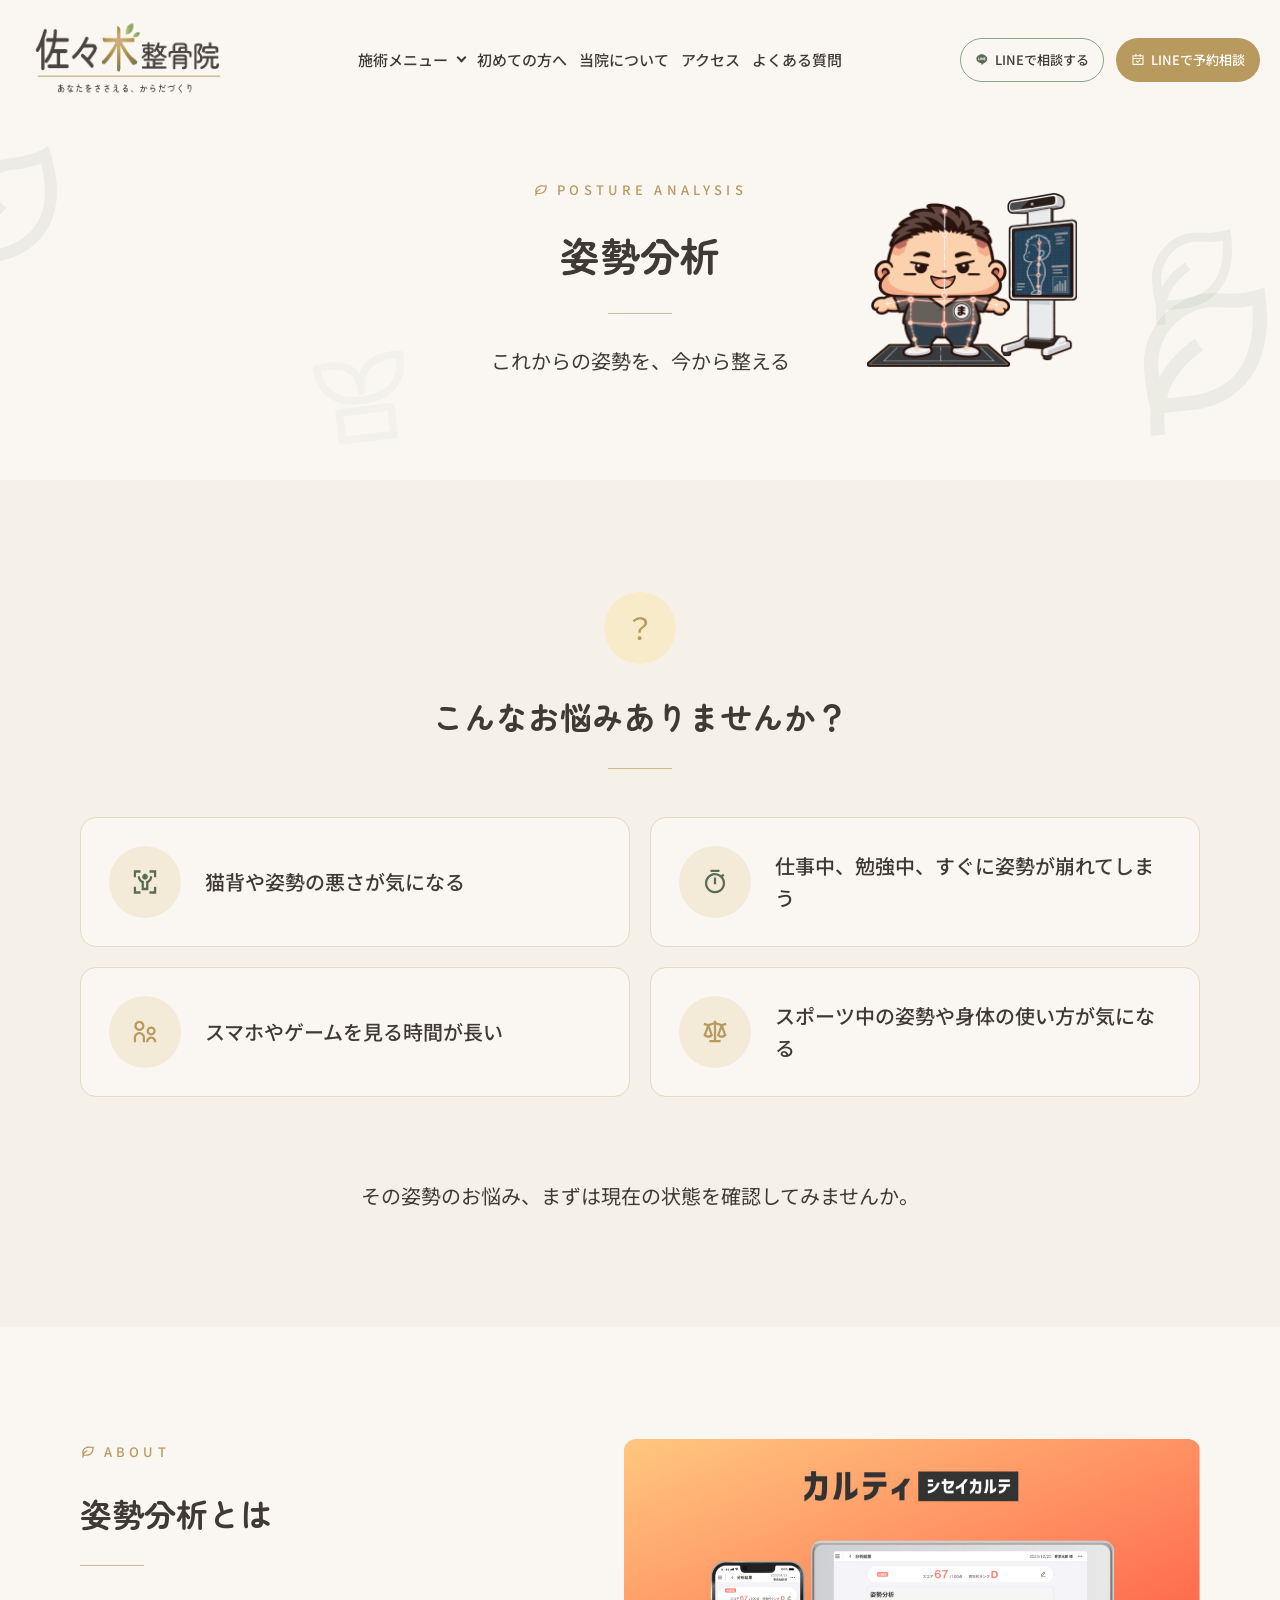
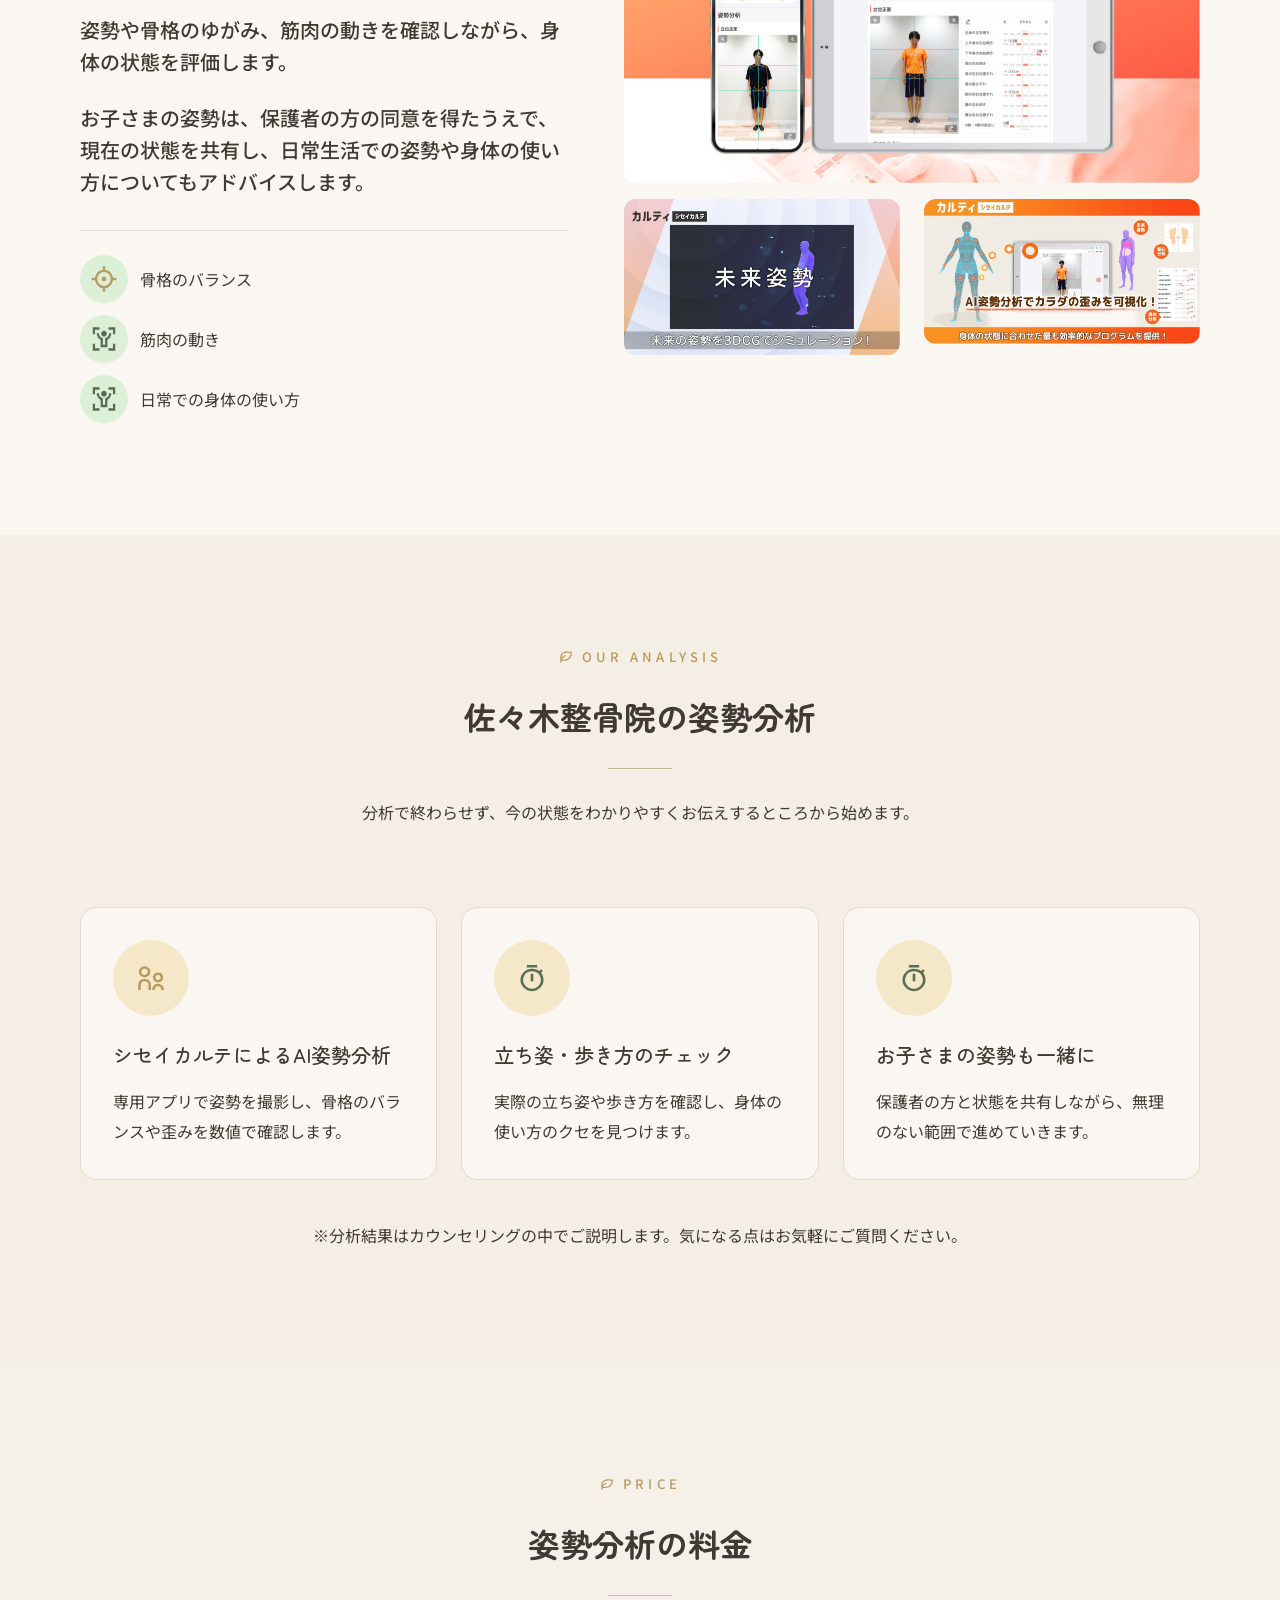
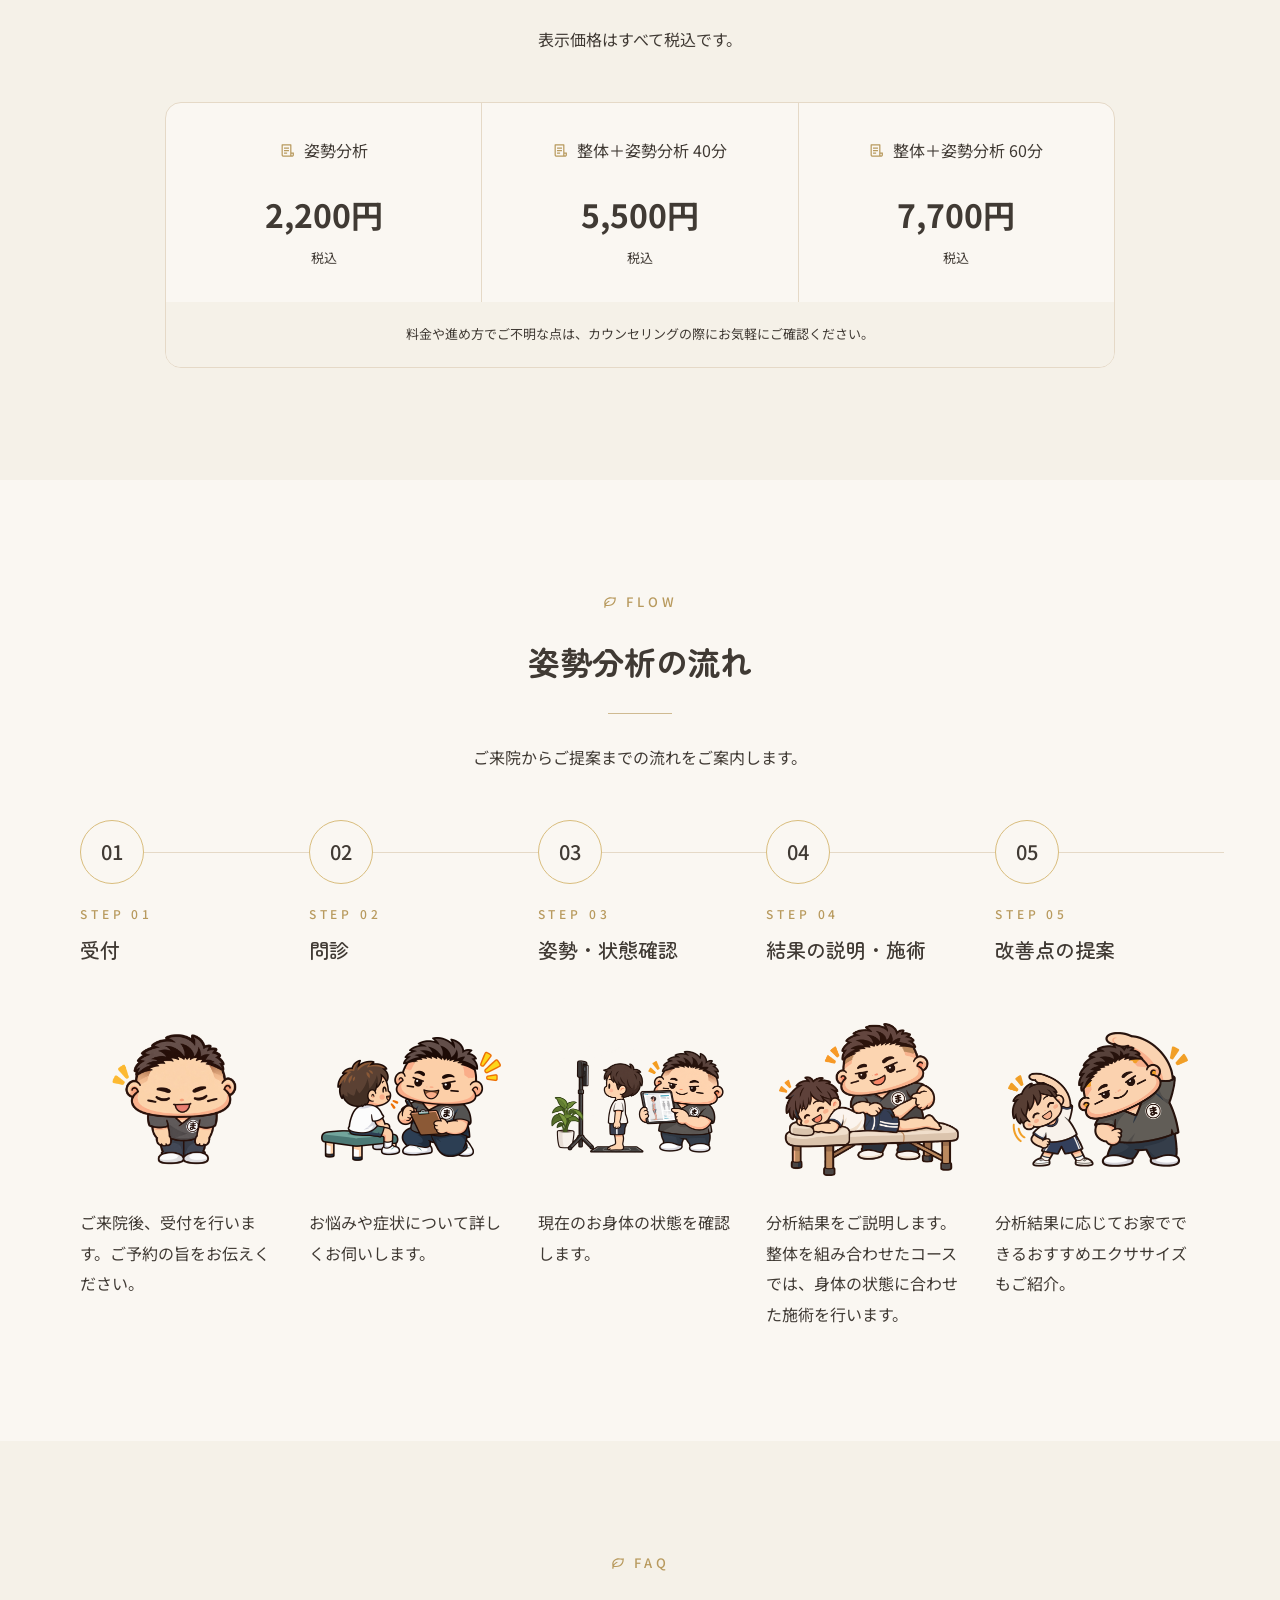
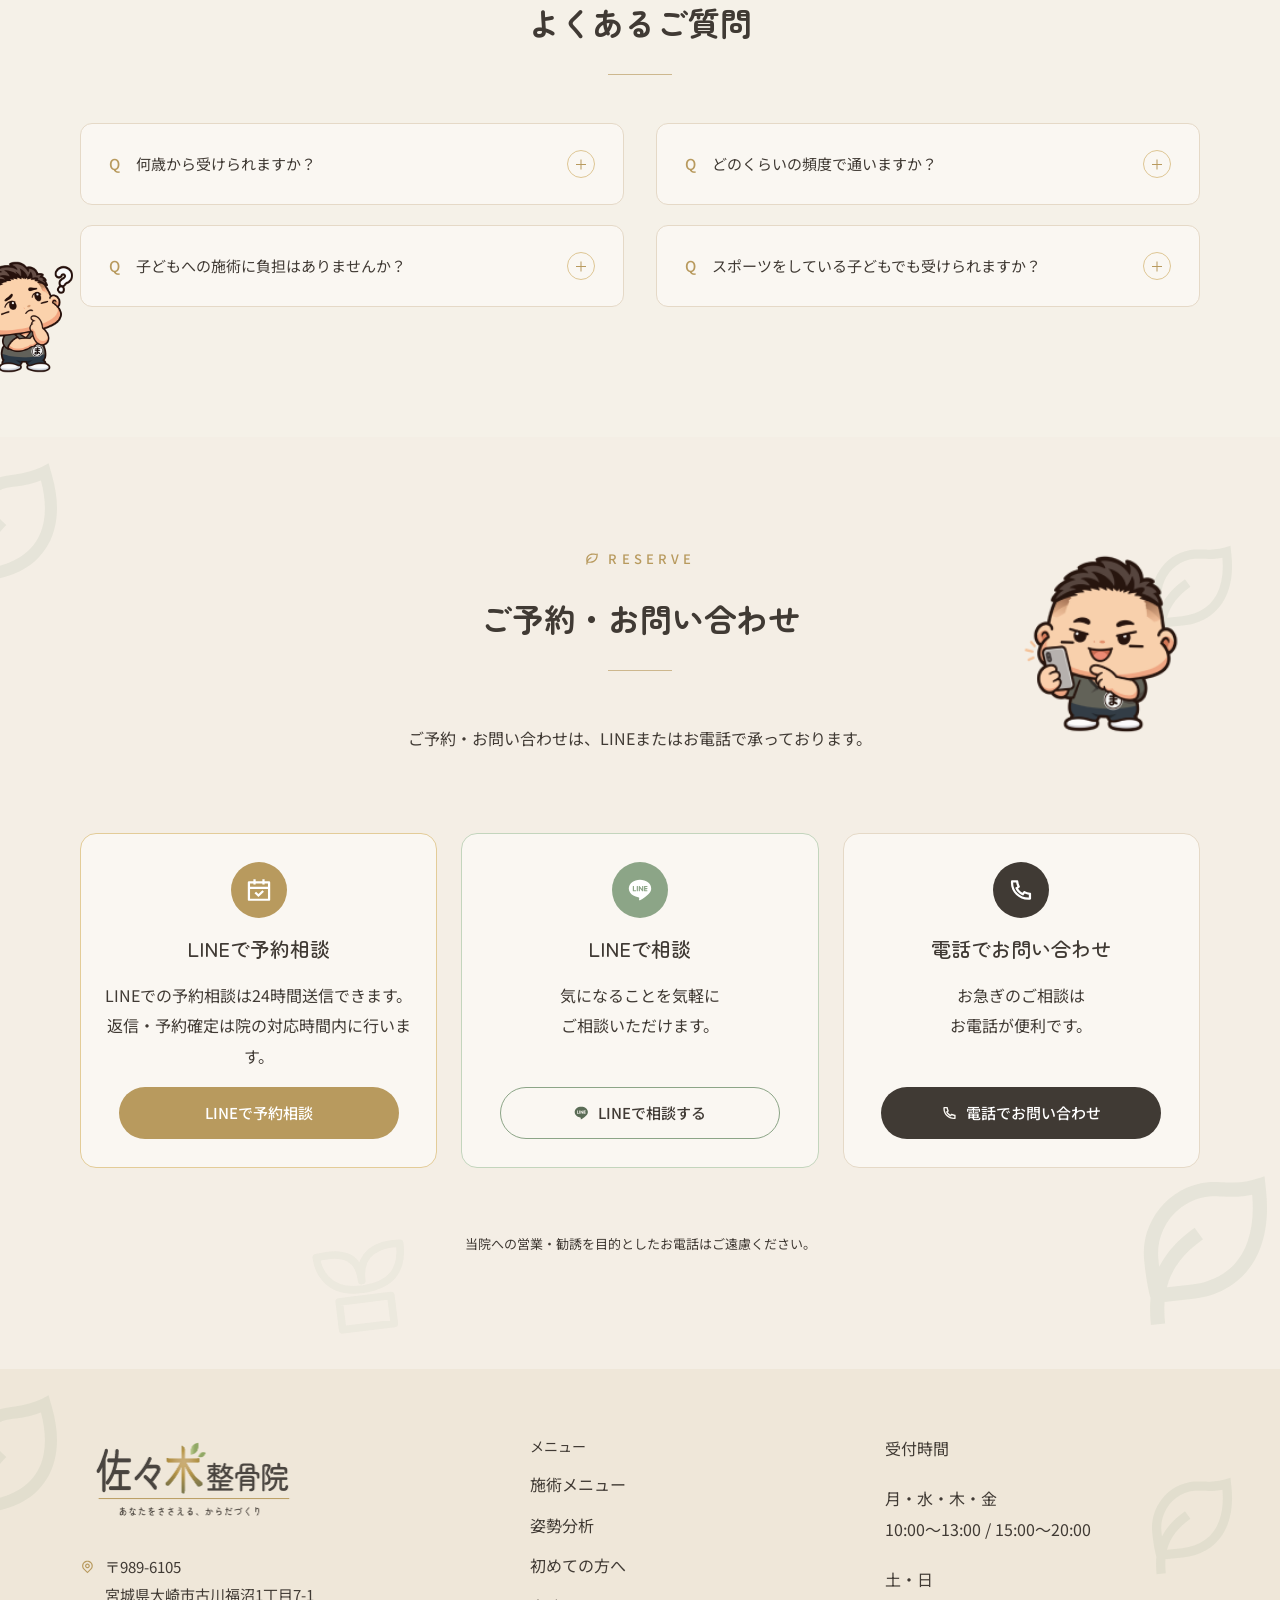
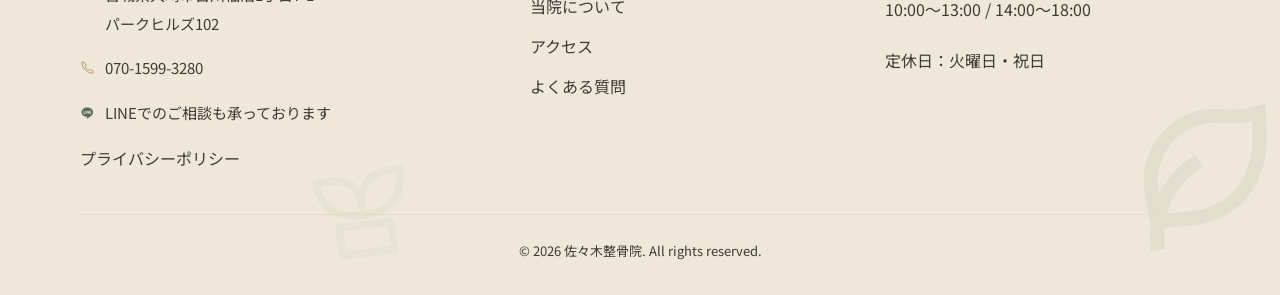
<file: posture.html>
<!doctype html>
<html lang="ja">
<head>
  
  <meta charset="utf-8"><meta name="viewport" content="width=device-width, initial-scale=1">
    <!-- Site favicons -->
  <link rel="icon" type="image/png" sizes="96x96" href="/sasaki-seikotsuin-preview/favicon-96x96.png">
  <link rel="icon" type="image/svg+xml" href="/sasaki-seikotsuin-preview/favicon.svg">
  <link rel="shortcut icon" href="/sasaki-seikotsuin-preview/favicon.ico">
  <link rel="apple-touch-icon" sizes="180x180" href="/sasaki-seikotsuin-preview/apple-touch-icon.png">
  <link rel="manifest" href="/sasaki-seikotsuin-preview/site.webmanifest">

  <link rel="canonical" href="https://sasaki-seikotsuin-majin.jp/posture.html">
  <title>姿勢分析｜佐々木整骨院</title>
  <meta name="description" content="AI姿勢分析シセイカルテと立ち姿・歩き方のチェックで、今の身体の状態を確認。佐々木整骨院の姿勢分析のご案内。">
  <meta name="robots" content="noindex, nofollow">
  <script>if(new URLSearchParams(location.search).get('export')==='1')document.documentElement.dataset.export='true';</script>
  <link rel="stylesheet" href="./assets/css/fonts.css">
  <link rel="stylesheet" href="./assets/css/tokens.css"><link rel="stylesheet" href="./assets/css/base.css"><link rel="stylesheet" href="./assets/css/components.css"><link rel="stylesheet" href="./assets/css/motion.css"><link rel="stylesheet" href="./assets/css/pages/posture.css">
  <script type="module" src="./assets/js/main.js"></script>
</head>
<body class="page-posture" data-clarity-mask="True">
  <a href="#main-content" class="skip-link">本文へ移動</a>
  <header class="site-header" data-header>
<div class="header-container">
  <a class="brand" href="./index.html" aria-label="佐々木整骨院 トップページ">

<img src="./images/site-footer__logo-image-d5512c13.png" alt="佐々木整骨院" class="" width="268" height="112" loading="eager" decoding="async">
</a>
  <nav class="desktop-nav" aria-label="メインナビゲーション" data-desktop-nav>
    <div class="dropdown-parent"><button class="nav-toggle" data-dropdown-toggle aria-expanded="false" aria-controls="desktop-dropdown">施術メニュー <span class="chevron" aria-hidden="true"></span></button>
    <div id="desktop-dropdown" class="desktop-dropdown" data-dropdown hidden><a href="./treatment.html">施術メニュー一覧</a><a href="./posture.html" aria-current="page">姿勢分析</a><a href="./treatment.html#seitai">整体</a><a href="./treatment.html#ems">EMS</a><a href="./hydrogen.html">水素吸入</a><a href="./treatment.html#cupping">カッピング</a></div></div>
    <a href="./first.html">初めての方へ</a><a href="./index.html#about">当院について</a><a href="./index.html#access">アクセス</a><a href="./index.html#faq">よくある質問</a>
  </nav>
  <div class="header-actions">



<a class="button button--line" href="https://lin.ee/tBGermr" data-external="line" target="_blank" rel="noopener noreferrer"><img src="./images/icon-74-290.svg" class="icon " alt="" width="24" height="24">LINEで相談する<span class="sr-only">（新しいタブで開きます）</span></a>





<a class="button button--gold" href="https://lin.ee/tBGermr" data-external="web" target="_blank" rel="noopener noreferrer"><img src="./images/icon-74-337.svg" class="icon " alt="" width="24" height="24">LINEで予約相談<span class="sr-only">（新しいタブで開きます）</span></a>

</div>
  <button class="menu-toggle" data-menu-toggle aria-expanded="false" aria-controls="mobile-menu" aria-label="メニューを開く"><span></span><span></span><span></span></button>
</div>
</header>
<div class="menu-overlay" data-menu-overlay hidden></div>
<div id="mobile-menu" class="mobile-menu" role="dialog" aria-modal="true" aria-label="サイトメニュー" tabindex="-1" data-mobile-menu hidden>
  <div class="mobile-menu__header"><a href="./index.html" aria-label="佐々木整骨院 トップページ">

<img src="./images/site-footer__logo-image-d5512c13.png" alt="佐々木整骨院" class="" width="192" height="80" loading="eager" decoding="async">
</a><button class="menu-close" data-menu-close aria-label="メニューを閉じる">×</button></div>
  <nav aria-label="スマートフォン用ナビゲーション"><button class="submenu-toggle" data-submenu-toggle aria-controls="mobile-submenu" aria-expanded="false">施術メニュー<span aria-hidden="true">＋</span></button><div id="mobile-submenu" class="mobile-submenu" hidden><a href="./treatment.html">施術メニュー一覧</a><a href="./posture.html" aria-current="page">姿勢分析</a><a href="./treatment.html#seitai">整体</a><a href="./treatment.html#ems">EMS</a><a href="./hydrogen.html">水素吸入</a><a href="./treatment.html#cupping">カッピング</a></div><a class="mobile-nav-link" href="./first.html">初めての方へ</a><a class="mobile-nav-link" href="./index.html#about">当院について</a><a class="mobile-nav-link" href="./index.html#access">アクセス</a><a class="mobile-nav-link" href="./index.html#faq">よくある質問</a></nav>
  <p class="mobile-menu__label">ご予約・お問い合わせ</p><div class="mobile-menu__actions">



<a class="button button--gold" href="https://lin.ee/tBGermr" data-external="web" target="_blank" rel="noopener noreferrer">LINEで予約相談<span class="sr-only">（新しいタブで開きます）</span></a>





<a class="button button--line" href="https://lin.ee/tBGermr" data-external="line" target="_blank" rel="noopener noreferrer"><img src="./images/icon-74-290.svg" class="icon " alt="" width="24" height="24">LINEで相談する<span class="sr-only">（新しいタブで開きます）</span></a>

<a class="button button--dark" href="tel:07015993280"><img src="./images/icon-74-372.svg" class="icon " alt="" width="24" height="24">電話でお問い合わせ</a></div>
</div>
<noscript><nav class="no-js-nav" aria-label="ページ一覧"><a href="./treatment.html">施術メニュー一覧</a><a href="./posture.html">姿勢分析</a><a href="./treatment.html#seitai">整体</a><a href="./treatment.html#ems">EMS</a><a href="./hydrogen.html">水素吸入</a><a href="./treatment.html#cupping">カッピング</a><a href="./first.html">初めての方へ</a><a href="./index.html#about">当院について</a><a href="./index.html#access">アクセス</a><a href="./index.html#faq">よくある質問</a></nav></noscript>

  <main id="main-content" tabindex="-1">

<section class="page-hero decorated" aria-labelledby="page-title"><div class="decorations" aria-hidden="true"><img class="leaf leaf--one" src="./images/icon-87-319.svg" alt=""><img class="leaf leaf--two" src="./images/icon-87-319.svg" alt=""><img class="leaf leaf--three" src="./images/icon-87-319.svg" alt=""><svg class="sprout" viewBox="0 0 100 120" fill="none"><path d="M48 74C14 74 10 49 10 40c28-4 39 6 39 26C49 40 68 34 88 36c0 25-12 37-39 38Zm-22 9h48v26H26z" stroke="currentColor" stroke-width="7" stroke-linejoin="round"/></svg></div><div class="container"><div class="page-hero__title"><p class="eyebrow"><img src="./images/icon-87-364.svg" class="icon " alt="" width="24" height="24"> POSTURE ANALYSIS</p><h1 id="page-title">姿勢分析</h1><span class="heading-rule" aria-hidden="true"></span>

<img src="./images/majinkun_posture-hero_analysis-4159f8e6.png" alt="" class="page-hero__image" width="426" height="352" loading="eager" decoding="async">
</div><p class="page-hero__lead">これからの姿勢を、今から整える</p></div></section>


<section class="section section--beige posture-concerns" data-reveal><div class="container"><span class="title-icon">？</span>
<div class="section-heading center">
  
  <h2>こんなお悩みありませんか？</h2><span class="heading-rule" aria-hidden="true"></span>
  
</div>
<ul class="concern-list"><li class="concern-item"><span class="round-icon"><img src="./images/icon-87-589.svg" class="icon " alt="" width="24" height="24"></span>猫背や姿勢の悪さが気になる</li><li class="concern-item"><span class="round-icon"><img src="./images/icon-87-624.svg" class="icon " alt="" width="24" height="24"></span>仕事中、勉強中、すぐに姿勢が崩れてしまう</li><li class="concern-item"><span class="round-icon"><img src="./images/icon-87-631.svg" class="icon " alt="" width="24" height="24"></span>スマホやゲームを見る時間が長い</li><li class="concern-item"><span class="round-icon"><img src="./images/icon-87-617.svg" class="icon " alt="" width="24" height="24"></span>スポーツ中の姿勢や身体の使い方が気になる</li></ul><p class="concern-outro">その姿勢のお悩み、まずは現在の状態を確認してみませんか。</p></div></section>


<section class="section posture-about" data-reveal><div class="container two-columns"><div class="copy">
<div class="section-heading left">
  <p class="eyebrow"><img src="./images/icon-87-364.svg" class="icon " alt="" width="24" height="24"> ABOUT</p>
  <h2>姿勢分析とは</h2><span class="heading-rule" aria-hidden="true"></span>
  
</div>
<p class="lead">姿勢や骨格のゆがみ、筋肉の動きを確認しながら、身体の状態を評価します。</p><p class="lead">お子さまの姿勢は、保護者の方の同意を得たうえで、現在の状態を共有し、日常生活での姿勢や身体の使い方についてもアドバイスします。</p><ul class="check-list"><li><span class="round-icon"><img src="./images/icon-87-326.svg" class="icon " alt="" width="24" height="24"></span>骨格のバランス</li><li><span class="round-icon"><img src="./images/icon-87-589.svg" class="icon " alt="" width="24" height="24"></span>筋肉の動き</li><li><span class="round-icon"><img src="./images/icon-87-589.svg" class="icon " alt="" width="24" height="24"></span>日常での身体の使い方</li></ul></div><div class="analysis-images">

<img src="./images/posture-about__analysis-image-cd3c86af.png" alt="シセイカルテによる姿勢分析の画面" class="rounded-image" width="575" height="344" loading="lazy" decoding="async">
<div>

<img src="./images/posture-about__analysis-image-0e361cb4.png" alt="未来姿勢を3DCGでシミュレーション" class="rounded-image" width="275" height="155" loading="lazy" decoding="async">


<img src="./images/posture-about__analysis-image-05d4fb60.png" alt="AI姿勢分析と運動プログラムの紹介" class="rounded-image" width="275" height="144" loading="lazy" decoding="async">
</div></div></div></section>


<section class="section section--reserve" data-reveal><div class="container">
<div class="section-heading center">
  <p class="eyebrow"><img src="./images/icon-87-364.svg" class="icon " alt="" width="24" height="24"> OUR ANALYSIS</p>
  <h2>佐々木整骨院の姿勢分析</h2><span class="heading-rule" aria-hidden="true"></span>
  <p class="section-lead">分析で終わらせず、今の状態をわかりやすくお伝えするところから始めます。</p>
</div>
<div class="card-grid feature-cards"><article class="card"><span class="round-icon"><img src="./images/icon-87-631.svg" class="icon " alt="" width="24" height="24"></span><h3>シセイカルテによるAI姿勢分析</h3><p>専用アプリで姿勢を撮影し、骨格のバランスや歪みを数値で確認します。</p></article><article class="card"><span class="round-icon"><img src="./images/icon-87-624.svg" class="icon " alt="" width="24" height="24"></span><h3>立ち姿・歩き方のチェック</h3><p>実際の立ち姿や歩き方を確認し、身体の使い方のクセを見つけます。</p></article><article class="card"><span class="round-icon"><img src="./images/icon-87-624.svg" class="icon " alt="" width="24" height="24"></span><h3>お子さまの姿勢も一緒に</h3><p>保護者の方と状態を共有しながら、無理のない範囲で進めていきます。</p></article></div><p class="section-bottom">※分析結果はカウンセリングの中でご説明します。気になる点はお気軽にご質問ください。</p></div></section>


<section class="section section--beige" data-reveal><div class="container">
<div class="section-heading center">
  <p class="eyebrow"><img src="./images/icon-87-364.svg" class="icon " alt="" width="24" height="24"> PRICE</p>
  <h2>姿勢分析の料金</h2><span class="heading-rule" aria-hidden="true"></span>
  <p class="section-lead">表示価格はすべて税込です。</p>
</div>
<div class="price-table"><div class="price-cells"><div class="price-cell"><p><img src="./images/icon-87-435.svg" class="icon " alt="" width="24" height="24">姿勢分析</p><strong>2,200円</strong><small>税込</small></div><div class="price-cell"><p><img src="./images/icon-87-435.svg" class="icon " alt="" width="24" height="24">整体＋姿勢分析 40分</p><strong>5,500円</strong><small>税込</small></div><div class="price-cell"><p><img src="./images/icon-87-435.svg" class="icon " alt="" width="24" height="24">整体＋姿勢分析 60分</p><strong>7,700円</strong><small>税込</small></div></div><p class="price-note">料金や進め方でご不明な点は、カウンセリングの際にお気軽にご確認ください。</p></div></div></section>


<section class="section posture-flow" data-reveal><div class="container">
<div class="section-heading center">
  <p class="eyebrow"><img src="./images/icon-87-364.svg" class="icon " alt="" width="24" height="24"> FLOW</p>
  <h2>姿勢分析の流れ</h2><span class="heading-rule" aria-hidden="true"></span>
  <p class="section-lead">ご来院からご提案までの流れをご案内します。</p>
</div>
<ol class="flow-grid " style="--steps:5"><li><span class="step-number">01</span><p class="eyebrow">STEP 01</p><h3>受付</h3>

<img src="./images/majinkun_posture-flow_reception-caac42ac.png" alt="" class="flow-image" width="307" height="280" loading="lazy" decoding="async">
<p>ご来院後、受付を行います。ご予約の旨をお伝えください。</p></li><li><span class="step-number">02</span><p class="eyebrow">STEP 02</p><h3>問診</h3>

<img src="./images/majinkun_posture-flow_questionnaire-f7d3f149.png" alt="" class="flow-image" width="360" height="248" loading="lazy" decoding="async">
<p>お悩みや症状について詳しくお伺いします。</p></li><li><span class="step-number">03</span><p class="eyebrow">STEP 03</p><h3>姿勢・状態確認</h3>

<img src="./images/majinkun_posture-flow_assessment-81d2a5bb.png" alt="" class="flow-image" width="360" height="241" loading="lazy" decoding="async">
<p>現在のお身体の状態を確認します。</p></li><li><span class="step-number">04</span><p class="eyebrow">STEP 04</p><h3>結果の説明・施術</h3>

<img src="./images/majinkun_posture-flow_treatment-03f32a74.png" alt="" class="flow-image" width="331" height="280" loading="lazy" decoding="async">
<p>分析結果をご説明します。整体を組み合わせたコースでは、身体の状態に合わせた施術を行います。</p></li><li><span class="step-number">05</span><p class="eyebrow">STEP 05</p><h3>改善点の提案</h3>

<img src="./images/majinkun_posture-flow_exercise-de9f6ba6.png" alt="" class="flow-image" width="360" height="269" loading="lazy" decoding="async">
<p>分析結果に応じてお家でできるおすすめエクササイズもご紹介。</p></li></ol></div></section>

<section class="faq-section" id="faq" data-reveal><div class="container">

<div class="section-heading center">
  <p class="eyebrow"><img src="./images/icon-87-364.svg" class="icon " alt="" width="24" height="24"> FAQ</p>
  <h2>よくあるご質問</h2><span class="heading-rule" aria-hidden="true"></span>
  
</div>

<div class="faq-layout"><div class="faq-grid"><details class="faq-item"><summary><span class="question-label" aria-hidden="true">Q</span><span>何歳から受けられますか？</span><span class="faq-mark" aria-hidden="true"></span></summary><div class="faq-answer"><span class="answer-label" aria-hidden="true">A</span><p>姿勢分析は何歳からでも可能です。当院は小学生前からお子さまの姿勢を見ています。</p></div></details><details class="faq-item"><summary><span class="question-label" aria-hidden="true">Q</span><span>どのくらいの頻度で通いますか？</span><span class="faq-mark" aria-hidden="true"></span></summary><div class="faq-answer"><span class="answer-label" aria-hidden="true">A</span><p>身体の状態は一人ひとり異なるため、一概の頻度や期間は断定できません。まずは今の状態をご本人・保護者の方に共有し、通い方について一緒に考えていきます。</p></div></details><details class="faq-item"><summary><span class="question-label" aria-hidden="true">Q</span><span>子どもへの施術に負担はありませんか？</span><span class="faq-mark" aria-hidden="true"></span></summary><div class="faq-answer"><span class="answer-label" aria-hidden="true">A</span><p>身体の状態を確認しながら施術を行います。無理のない範囲で対応します。</p></div></details><details class="faq-item"><summary><span class="question-label" aria-hidden="true">Q</span><span>スポーツをしている子どもでも受けられますか？</span><span class="faq-mark" aria-hidden="true"></span></summary><div class="faq-answer"><span class="answer-label" aria-hidden="true">A</span><p>はい、対応しています。姿勢分析を活用して身体の使い方を確認し、スポーツに活かせるアドバイスをします。</p></div></details></div>


<img src="./images/majinkun_faq_thinking-6b832166.png" alt="" class="faq-mascot" width="120" height="120" loading="lazy" decoding="async">
</div>
</div></section>

<section class="reservation decorated" id="reservation" data-reveal>
<div class="decorations" aria-hidden="true"><img class="leaf leaf--one" src="./images/icon-87-319.svg" alt=""><img class="leaf leaf--two" src="./images/icon-87-319.svg" alt=""><img class="leaf leaf--three" src="./images/icon-87-319.svg" alt=""><svg class="sprout" viewBox="0 0 100 120" fill="none"><path d="M48 74C14 74 10 49 10 40c28-4 39 6 39 26C49 40 68 34 88 36c0 25-12 37-39 38Zm-22 9h48v26H26z" stroke="currentColor" stroke-width="7" stroke-linejoin="round"/></svg></div><div class="container">


<img src="./images/majinkun_flow_phone-0f6075c5.png" alt="" class="reservation-mascot" width="190" height="190" loading="lazy" decoding="async">


<div class="section-heading center">
  <p class="eyebrow"><img src="./images/icon-87-364.svg" class="icon " alt="" width="24" height="24"> RESERVE</p>
  <h2>ご予約・お問い合わせ</h2><span class="heading-rule" aria-hidden="true"></span>
  
</div>

<p class="reservation-intro">ご予約・お問い合わせは、LINEまたはお電話で承っております。</p>
<div class="reservation-grid">
 <article class="reservation-card reservation-card--web"><span class="round-icon"><img src="./images/icon-74-337.svg" class="icon " alt="" width="24" height="24"></span><h3>LINEで予約相談</h3><p>LINEでの予約相談は24時間送信できます。返信・予約確定は院の対応時間内に行います。</p>



<a class="button button--gold" href="https://lin.ee/tBGermr" data-external="web" target="_blank" rel="noopener noreferrer">LINEで予約相談<span class="sr-only">（新しいタブで開きます）</span></a>

</article>
 <article class="reservation-card reservation-card--line"><span class="round-icon"><img src="./images/icon-74-354.svg" class="icon " alt="" width="24" height="24"></span><h3>LINEで相談</h3><p>気になることを気軽に<br>ご相談いただけます。</p>



<a class="button button--line" href="https://lin.ee/tBGermr" data-external="line" target="_blank" rel="noopener noreferrer"><img src="./images/icon-74-290.svg" class="icon " alt="" width="24" height="24">LINEで相談する<span class="sr-only">（新しいタブで開きます）</span></a>

</article>
 <article class="reservation-card reservation-card--phone"><span class="round-icon"><img src="./images/icon-74-372.svg" class="icon " alt="" width="24" height="24"></span><h3>電話でお問い合わせ</h3><p>お急ぎのご相談は<br>お電話が便利です。</p><a class="button button--dark" href="tel:07015993280"><img src="./images/icon-74-372.svg" class="icon " alt="" width="24" height="24">電話でお問い合わせ</a></article>
</div><p class="reservation-note">当院への営業・勧誘を目的としたお電話はご遠慮ください。</p>
</div></section>
</main>
  <footer class="site-footer decorated" data-site-footer><div class="decorations" aria-hidden="true"><img class="leaf leaf--one" src="./images/icon-87-319.svg" alt=""><img class="leaf leaf--two" src="./images/icon-87-319.svg" alt=""><img class="leaf leaf--three" src="./images/icon-87-319.svg" alt=""><svg class="sprout" viewBox="0 0 100 120" fill="none"><path d="M48 74C14 74 10 49 10 40c28-4 39 6 39 26C49 40 68 34 88 36c0 25-12 37-39 38Zm-22 9h48v26H26z" stroke="currentColor" stroke-width="7" stroke-linejoin="round"/></svg></div><div class="container"><div class="footer-grid">
<div class="footer-contact"><a href="./index.html">

<img src="./images/site-footer__logo-image-d5512c13.png" alt="佐々木整骨院" class="footer-logo" width="230" height="96" loading="lazy" decoding="async">
</a><address><p><img src="./images/icon-87-852.svg" class="icon " alt="" width="24" height="24"><span>〒989-6105<br>宮城県大崎市古川福沼1丁目7-1<br>パークヒルズ102</span></p><p><svg class="icon" aria-hidden="true" viewBox="0 0 24 24" fill="none" stroke="currentColor" stroke-width="1.6" stroke-linecap="round" stroke-linejoin="round"><path d="m7 3 3 5-2 2c2 3 3 4 6 6l2-2 5 3v3c-8 2-19-9-18-17z"/></svg><a href="tel:07015993280">070-1599-3280</a></p><p><img src="./images/icon-74-290.svg" class="icon " alt="" width="24" height="24"><span>LINEでのご相談も承っております</span></p></address></div>
<nav class="footer-nav" aria-label="フッターメニュー"><p>メニュー</p><a href="./treatment.html">施術メニュー</a><a href="./posture.html">姿勢分析</a><a href="./first.html">初めての方へ</a><a href="./index.html#about">当院について</a><a href="./index.html#access">アクセス</a><a href="./index.html#faq">よくある質問</a></nav>
<div class="footer-hours"><p>受付時間</p><p>月・水・木・金<br>10:00〜13:00 / 15:00〜20:00</p><p>土・日<br>10:00〜13:00 / 14:00〜18:00</p><p>定休日：火曜日・祝日</p></div>
</div><p><a href="./privacy.html">プライバシーポリシー</a></p><p class="copyright">© 2026 佐々木整骨院. <span class="text-phrase">All rights reserved.</span></p></div></footer>

</body></html>
</file>
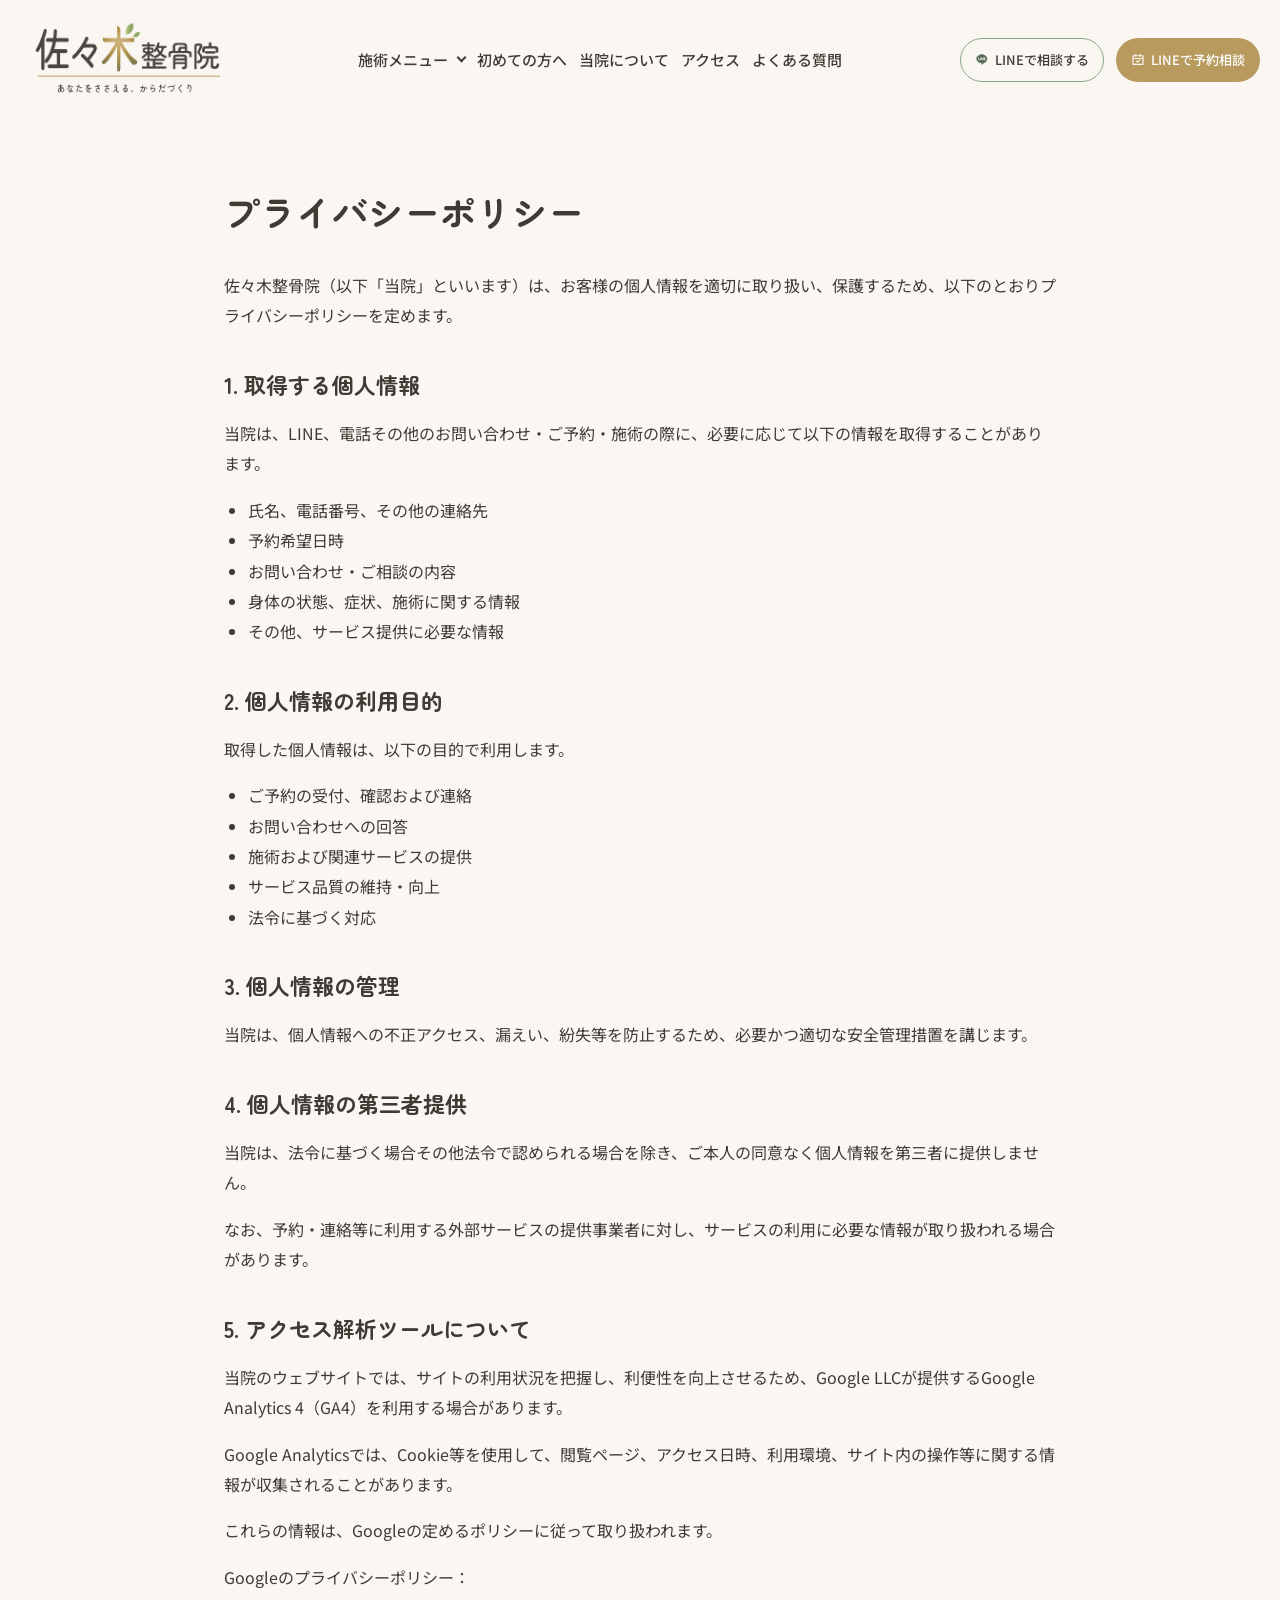
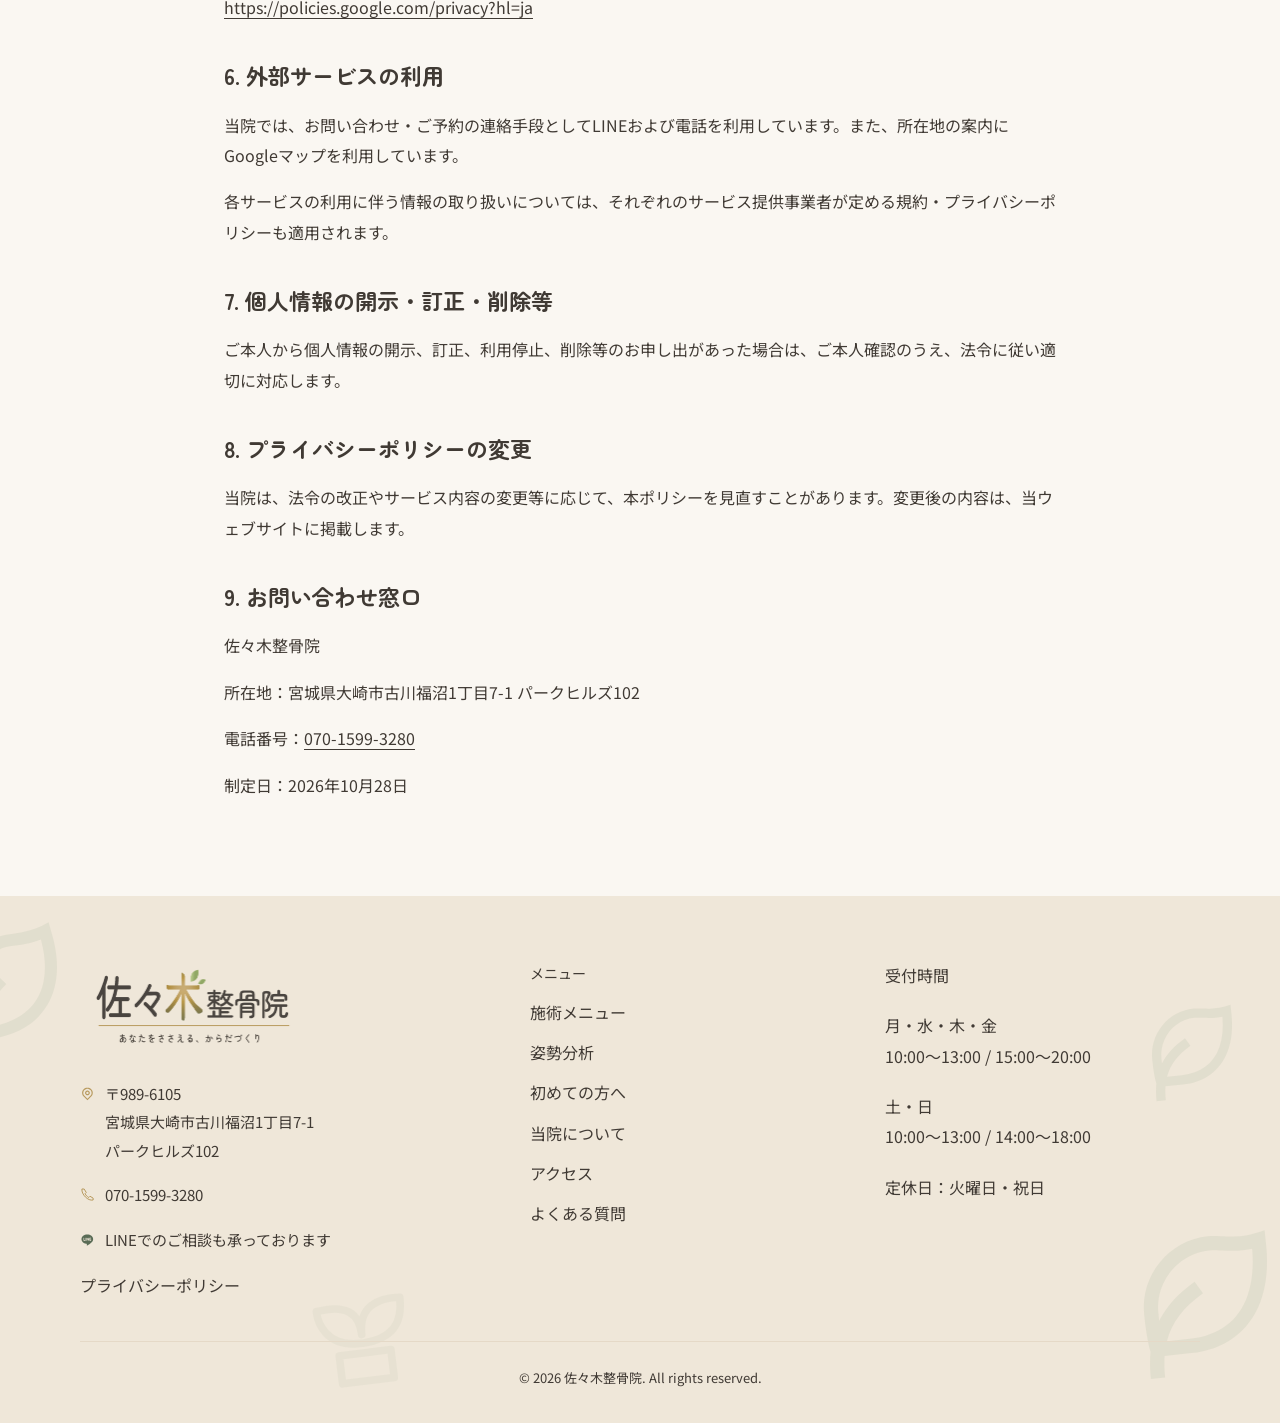
<file: privacy.html>
<!doctype html>
<html lang="ja">
<head>
  
  <meta charset="utf-8"><meta name="viewport" content="width=device-width, initial-scale=1">
    <!-- Site favicons -->
  <link rel="icon" type="image/png" sizes="96x96" href="/sasaki-seikotsuin-preview/favicon-96x96.png">
  <link rel="icon" type="image/svg+xml" href="/sasaki-seikotsuin-preview/favicon.svg">
  <link rel="shortcut icon" href="/sasaki-seikotsuin-preview/favicon.ico">
  <link rel="apple-touch-icon" sizes="180x180" href="/sasaki-seikotsuin-preview/apple-touch-icon.png">
  <link rel="manifest" href="/sasaki-seikotsuin-preview/site.webmanifest">

  <link rel="canonical" href="https://sasaki-seikotsuin-majin.jp/privacy.html">
  <title>プライバシーポリシー｜佐々木整骨院</title>
  <meta name="description" content="佐々木整骨院のプライバシーポリシー。">
  <meta name="robots" content="noindex, nofollow">
  <script>if(new URLSearchParams(location.search).get('export')==='1')document.documentElement.dataset.export='true';</script>
  <link rel="stylesheet" href="./assets/css/fonts.css">
  <link rel="stylesheet" href="./assets/css/tokens.css"><link rel="stylesheet" href="./assets/css/base.css"><link rel="stylesheet" href="./assets/css/components.css"><link rel="stylesheet" href="./assets/css/motion.css"><link rel="stylesheet" href="./assets/css/pages/privacy.css">
  <script type="module" src="./assets/js/main.js"></script>
</head>
<body class="page-privacy" data-clarity-mask="True">
  <a href="#main-content" class="skip-link">本文へ移動</a>
  <header class="site-header" data-header>
<div class="header-container">
  <a class="brand" href="./index.html" aria-label="佐々木整骨院 トップページ">

<img src="./images/site-footer__logo-image-d5512c13.png" alt="佐々木整骨院" class="" width="268" height="112" loading="eager" decoding="async">
</a>
  <nav class="desktop-nav" aria-label="メインナビゲーション" data-desktop-nav>
    <div class="dropdown-parent"><button class="nav-toggle" data-dropdown-toggle aria-expanded="false" aria-controls="desktop-dropdown">施術メニュー <span class="chevron" aria-hidden="true"></span></button>
    <div id="desktop-dropdown" class="desktop-dropdown" data-dropdown hidden><a href="./treatment.html">施術メニュー一覧</a><a href="./posture.html">姿勢分析</a><a href="./treatment.html#seitai">整体</a><a href="./treatment.html#ems">EMS</a><a href="./hydrogen.html">水素吸入</a><a href="./treatment.html#cupping">カッピング</a></div></div>
    <a href="./first.html">初めての方へ</a><a href="./index.html#about">当院について</a><a href="./index.html#access">アクセス</a><a href="./index.html#faq">よくある質問</a>
  </nav>
  <div class="header-actions">



<a class="button button--line" href="https://lin.ee/tBGermr" data-external="line" target="_blank" rel="noopener noreferrer"><img src="./images/icon-74-290.svg" class="icon " alt="" width="24" height="24">LINEで相談する<span class="sr-only">（新しいタブで開きます）</span></a>





<a class="button button--gold" href="https://lin.ee/tBGermr" data-external="web" target="_blank" rel="noopener noreferrer"><img src="./images/icon-74-337.svg" class="icon " alt="" width="24" height="24">LINEで予約相談<span class="sr-only">（新しいタブで開きます）</span></a>

</div>
  <button class="menu-toggle" data-menu-toggle aria-expanded="false" aria-controls="mobile-menu" aria-label="メニューを開く"><span></span><span></span><span></span></button>
</div>
</header>
<div class="menu-overlay" data-menu-overlay hidden></div>
<div id="mobile-menu" class="mobile-menu" role="dialog" aria-modal="true" aria-label="サイトメニュー" tabindex="-1" data-mobile-menu hidden>
  <div class="mobile-menu__header"><a href="./index.html" aria-label="佐々木整骨院 トップページ">

<img src="./images/site-footer__logo-image-d5512c13.png" alt="佐々木整骨院" class="" width="192" height="80" loading="eager" decoding="async">
</a><button class="menu-close" data-menu-close aria-label="メニューを閉じる">×</button></div>
  <nav aria-label="スマートフォン用ナビゲーション"><button class="submenu-toggle" data-submenu-toggle aria-controls="mobile-submenu" aria-expanded="false">施術メニュー<span aria-hidden="true">＋</span></button><div id="mobile-submenu" class="mobile-submenu" hidden><a href="./treatment.html">施術メニュー一覧</a><a href="./posture.html">姿勢分析</a><a href="./treatment.html#seitai">整体</a><a href="./treatment.html#ems">EMS</a><a href="./hydrogen.html">水素吸入</a><a href="./treatment.html#cupping">カッピング</a></div><a class="mobile-nav-link" href="./first.html">初めての方へ</a><a class="mobile-nav-link" href="./index.html#about">当院について</a><a class="mobile-nav-link" href="./index.html#access">アクセス</a><a class="mobile-nav-link" href="./index.html#faq">よくある質問</a></nav>
  <p class="mobile-menu__label">ご予約・お問い合わせ</p><div class="mobile-menu__actions">



<a class="button button--gold" href="https://lin.ee/tBGermr" data-external="web" target="_blank" rel="noopener noreferrer">LINEで予約相談<span class="sr-only">（新しいタブで開きます）</span></a>





<a class="button button--line" href="https://lin.ee/tBGermr" data-external="line" target="_blank" rel="noopener noreferrer"><img src="./images/icon-74-290.svg" class="icon " alt="" width="24" height="24">LINEで相談する<span class="sr-only">（新しいタブで開きます）</span></a>

<a class="button button--dark" href="tel:07015993280"><img src="./images/icon-74-372.svg" class="icon " alt="" width="24" height="24">電話でお問い合わせ</a></div>
</div>
<noscript><nav class="no-js-nav" aria-label="ページ一覧"><a href="./treatment.html">施術メニュー一覧</a><a href="./posture.html">姿勢分析</a><a href="./treatment.html#seitai">整体</a><a href="./treatment.html#ems">EMS</a><a href="./hydrogen.html">水素吸入</a><a href="./treatment.html#cupping">カッピング</a><a href="./first.html">初めての方へ</a><a href="./index.html#about">当院について</a><a href="./index.html#access">アクセス</a><a href="./index.html#faq">よくある質問</a></nav></noscript>

  <main id="main-content" tabindex="-1"><article class="privacy-policy" aria-labelledby="privacy-title">
  <h1 id="privacy-title">プライバシーポリシー</h1>
  <p>佐々木整骨院（以下「当院」といいます）は、お客様の個人情報を適切に取り扱い、保護するため、以下のとおりプライバシーポリシーを定めます。</p>
  <section><h2>1. 取得する個人情報</h2>
    <p>当院は、LINE、電話その他のお問い合わせ・ご予約・施術の際に、必要に応じて以下の情報を取得することがあります。</p>
    <ul><li>氏名、電話番号、その他の連絡先</li><li>予約希望日時</li><li>お問い合わせ・ご相談の内容</li><li>身体の状態、症状、施術に関する情報</li><li>その他、サービス提供に必要な情報</li></ul>
  </section>
  <section><h2>2. 個人情報の利用目的</h2>
    <p>取得した個人情報は、以下の目的で利用します。</p>
    <ul><li>ご予約の受付、確認および連絡</li><li>お問い合わせへの回答</li><li>施術および関連サービスの提供</li><li>サービス品質の維持・向上</li><li>法令に基づく対応</li></ul>
  </section>
  <section><h2>3. 個人情報の管理</h2><p>当院は、個人情報への不正アクセス、漏えい、紛失等を防止するため、必要かつ適切な安全管理措置を講じます。</p></section>
  <section><h2>4. 個人情報の第三者提供</h2>
    <p>当院は、法令に基づく場合その他法令で認められる場合を除き、ご本人の同意なく個人情報を第三者に提供しません。</p>
    <p>なお、予約・連絡等に利用する外部サービスの提供事業者に対し、サービスの利用に必要な情報が取り扱われる場合があります。</p>
  </section>
  <section><h2>5. アクセス解析ツールについて</h2>
    <p>当院のウェブサイトでは、サイトの利用状況を把握し、利便性を向上させるため、Google LLCが提供するGoogle Analytics 4（GA4）を利用する場合があります。</p>
    <p>Google Analyticsでは、Cookie等を使用して、閲覧ページ、アクセス日時、利用環境、サイト内の操作等に関する情報が収集されることがあります。</p>
    <p>これらの情報は、Googleの定めるポリシーに従って取り扱われます。</p>
    <p>Googleのプライバシーポリシー：<br><a href="https://policies.google.com/privacy?hl=ja" target="_blank" rel="noopener noreferrer">https://policies.google.com/privacy?hl=ja</a></p>
  </section>
  <section><h2>6. 外部サービスの利用</h2>
    <p>当院では、お問い合わせ・ご予約の連絡手段としてLINEおよび電話を利用しています。また、所在地の案内にGoogleマップを利用しています。</p>
    <p>各サービスの利用に伴う情報の取り扱いについては、それぞれのサービス提供事業者が定める規約・プライバシーポリシーも適用されます。</p>
  </section>
  <section><h2>7. 個人情報の開示・訂正・削除等</h2><p>ご本人から個人情報の開示、訂正、利用停止、削除等のお申し出があった場合は、ご本人確認のうえ、法令に従い適切に対応します。</p></section>
  <section><h2>8. プライバシーポリシーの変更</h2><p>当院は、法令の改正やサービス内容の変更等に応じて、本ポリシーを見直すことがあります。変更後の内容は、当ウェブサイトに掲載します。</p></section>
  <section><h2>9. お問い合わせ窓口</h2>
    <p>佐々木整骨院</p>
    <p>所在地：宮城県大崎市古川福沼1丁目7-1 パークヒルズ102</p>
    <p>電話番号：<a href="tel:07015993280">070-1599-3280</a></p>
    <p>制定日：2026年10月28日</p>
  </section>
</article>

</main>
  <footer class="site-footer decorated" data-site-footer><div class="decorations" aria-hidden="true"><img class="leaf leaf--one" src="./images/icon-87-319.svg" alt=""><img class="leaf leaf--two" src="./images/icon-87-319.svg" alt=""><img class="leaf leaf--three" src="./images/icon-87-319.svg" alt=""><svg class="sprout" viewBox="0 0 100 120" fill="none"><path d="M48 74C14 74 10 49 10 40c28-4 39 6 39 26C49 40 68 34 88 36c0 25-12 37-39 38Zm-22 9h48v26H26z" stroke="currentColor" stroke-width="7" stroke-linejoin="round"/></svg></div><div class="container"><div class="footer-grid">
<div class="footer-contact"><a href="./index.html">

<img src="./images/site-footer__logo-image-d5512c13.png" alt="佐々木整骨院" class="footer-logo" width="230" height="96" loading="lazy" decoding="async">
</a><address><p><img src="./images/icon-87-852.svg" class="icon " alt="" width="24" height="24"><span>〒989-6105<br>宮城県大崎市古川福沼1丁目7-1<br>パークヒルズ102</span></p><p><svg class="icon" aria-hidden="true" viewBox="0 0 24 24" fill="none" stroke="currentColor" stroke-width="1.6" stroke-linecap="round" stroke-linejoin="round"><path d="m7 3 3 5-2 2c2 3 3 4 6 6l2-2 5 3v3c-8 2-19-9-18-17z"/></svg><a href="tel:07015993280">070-1599-3280</a></p><p><img src="./images/icon-74-290.svg" class="icon " alt="" width="24" height="24"><span>LINEでのご相談も承っております</span></p></address></div>
<nav class="footer-nav" aria-label="フッターメニュー"><p>メニュー</p><a href="./treatment.html">施術メニュー</a><a href="./posture.html">姿勢分析</a><a href="./first.html">初めての方へ</a><a href="./index.html#about">当院について</a><a href="./index.html#access">アクセス</a><a href="./index.html#faq">よくある質問</a></nav>
<div class="footer-hours"><p>受付時間</p><p>月・水・木・金<br>10:00〜13:00 / 15:00〜20:00</p><p>土・日<br>10:00〜13:00 / 14:00〜18:00</p><p>定休日：火曜日・祝日</p></div>
</div><p><a href="./privacy.html">プライバシーポリシー</a></p><p class="copyright">© 2026 佐々木整骨院. <span class="text-phrase">All rights reserved.</span></p></div></footer>

</body></html>
</file>
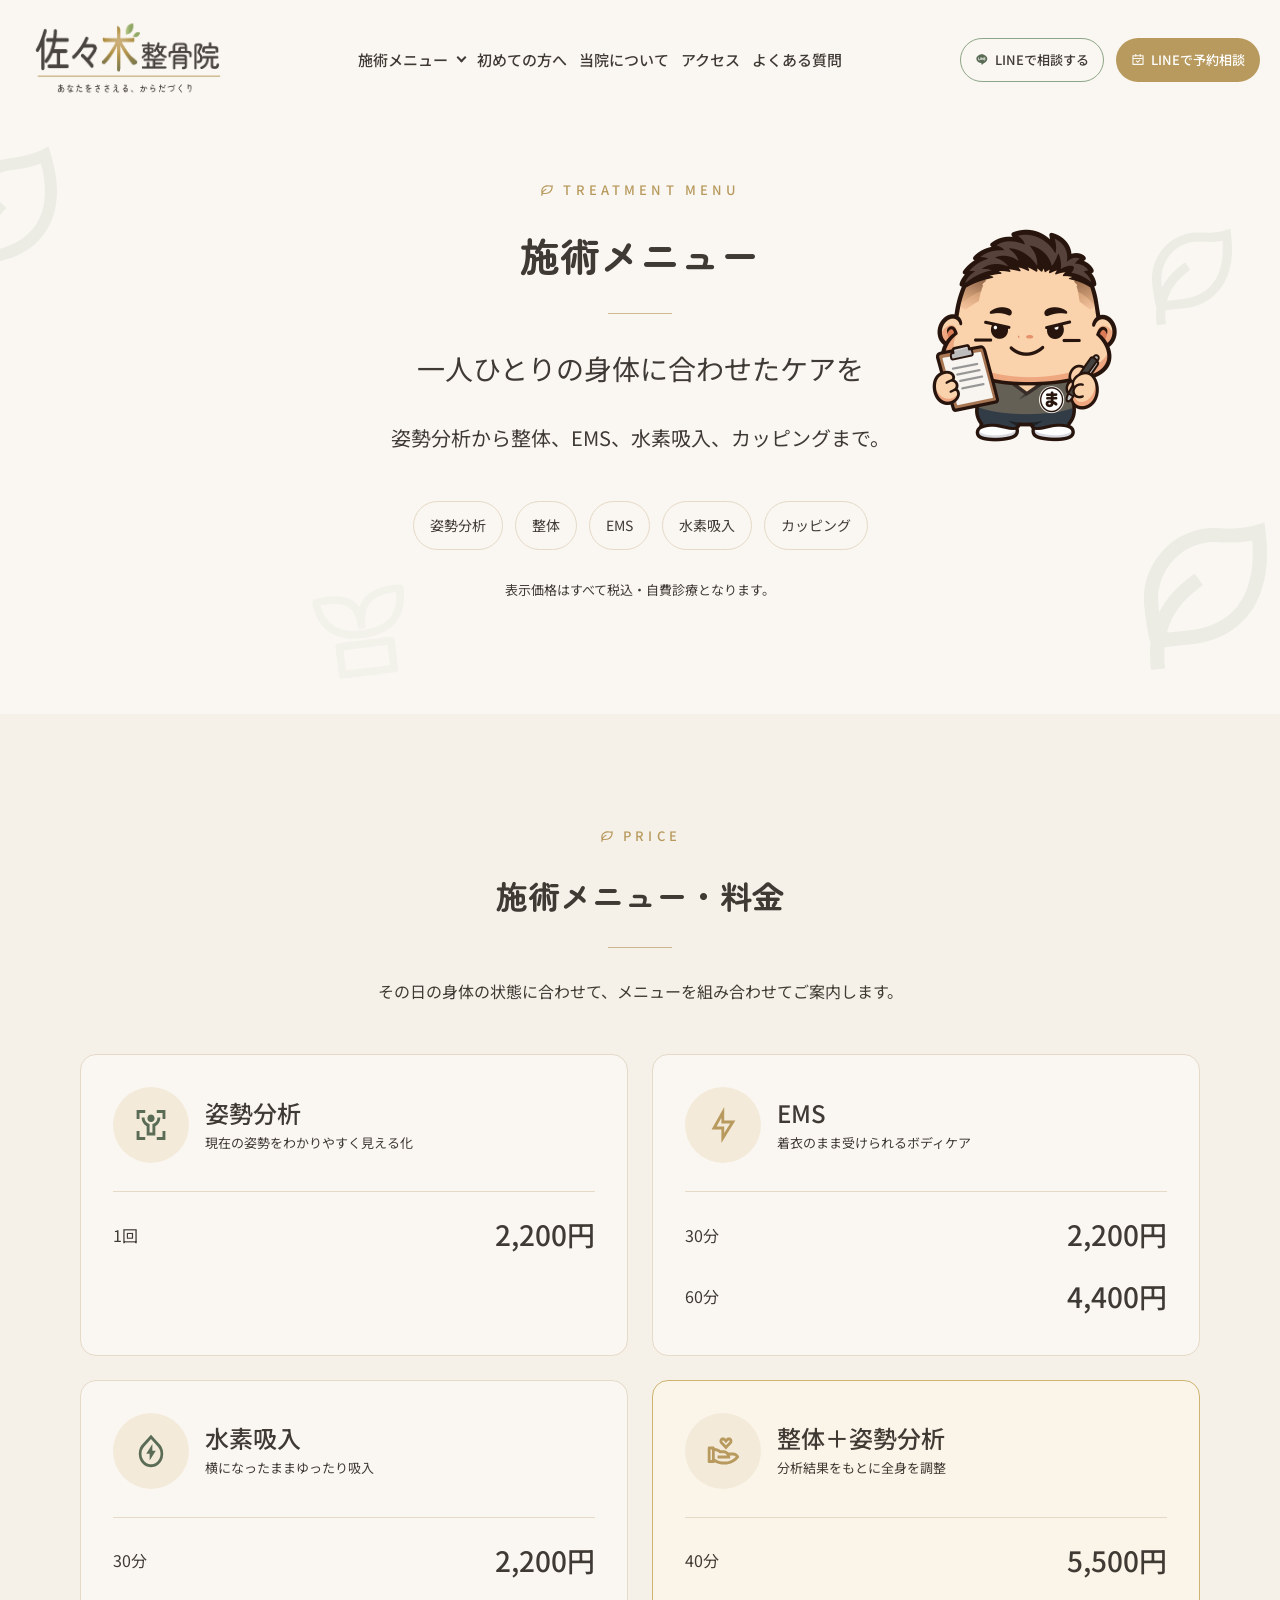
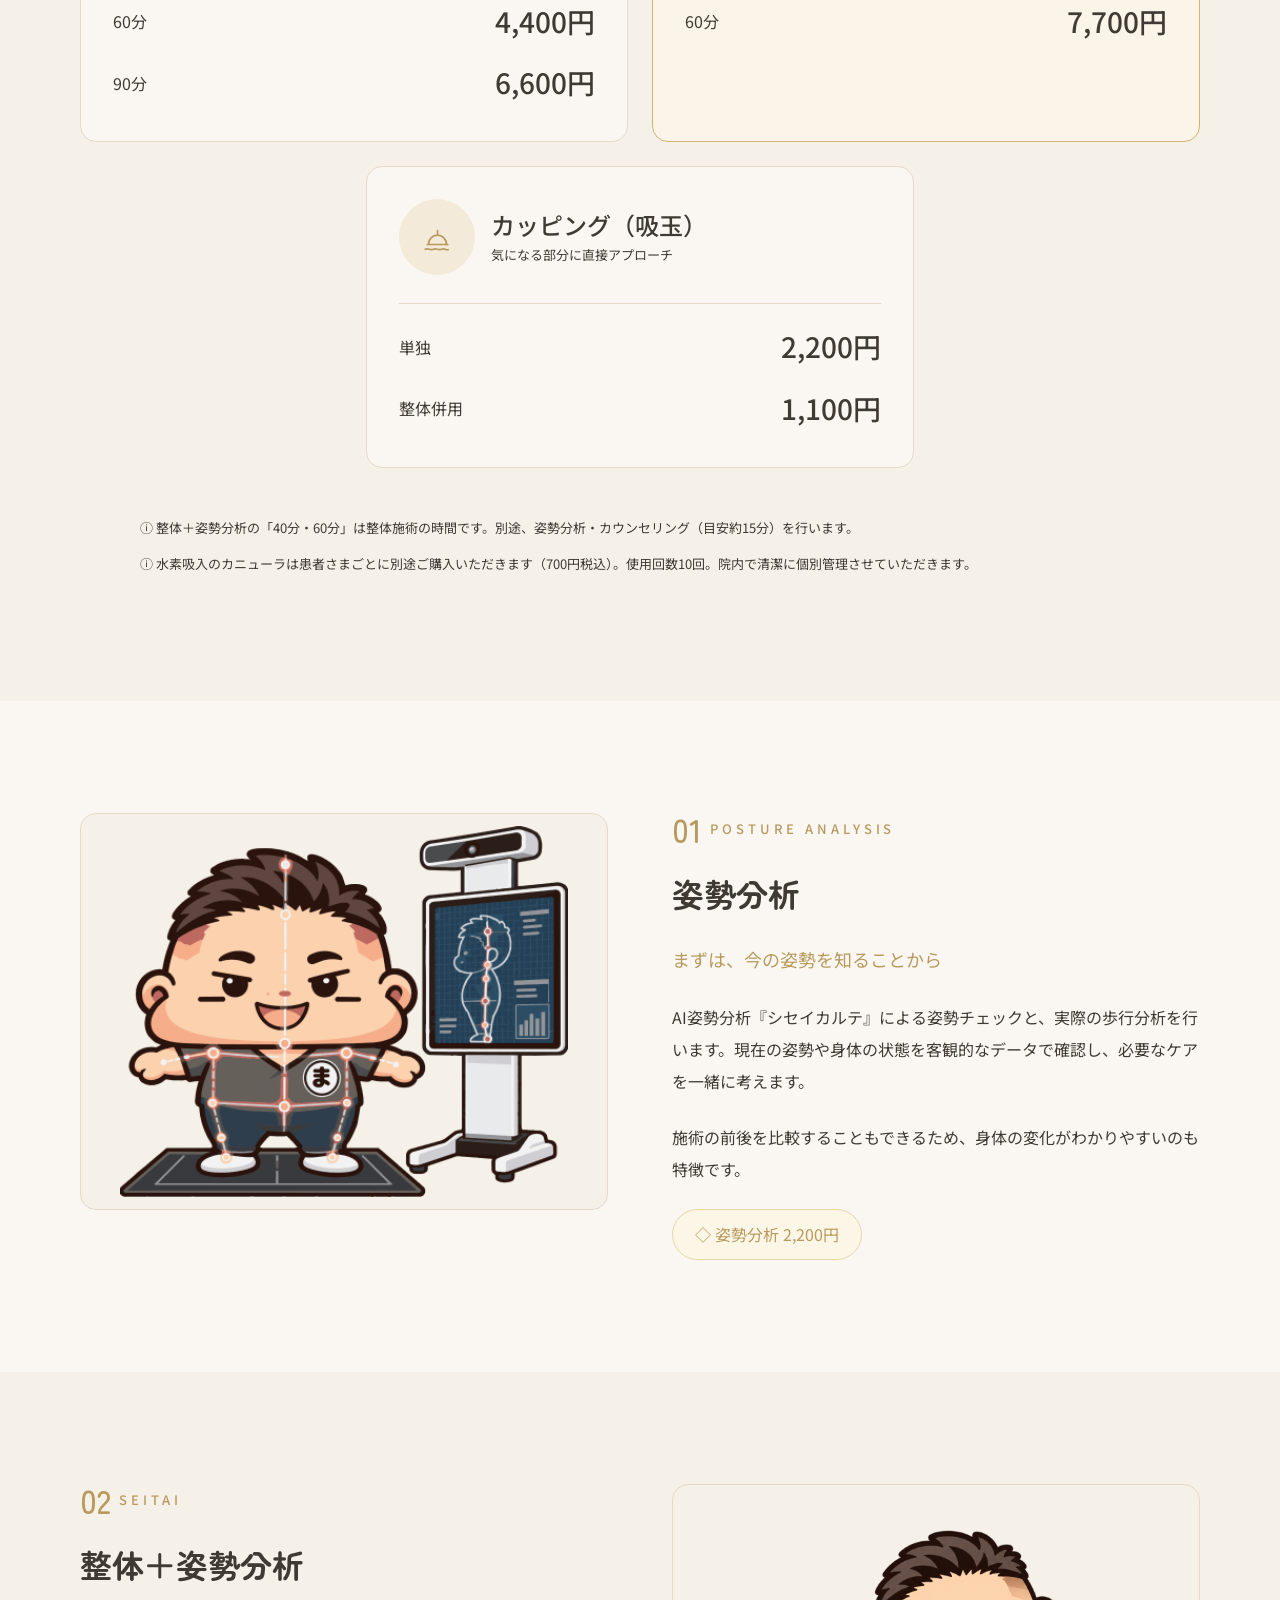
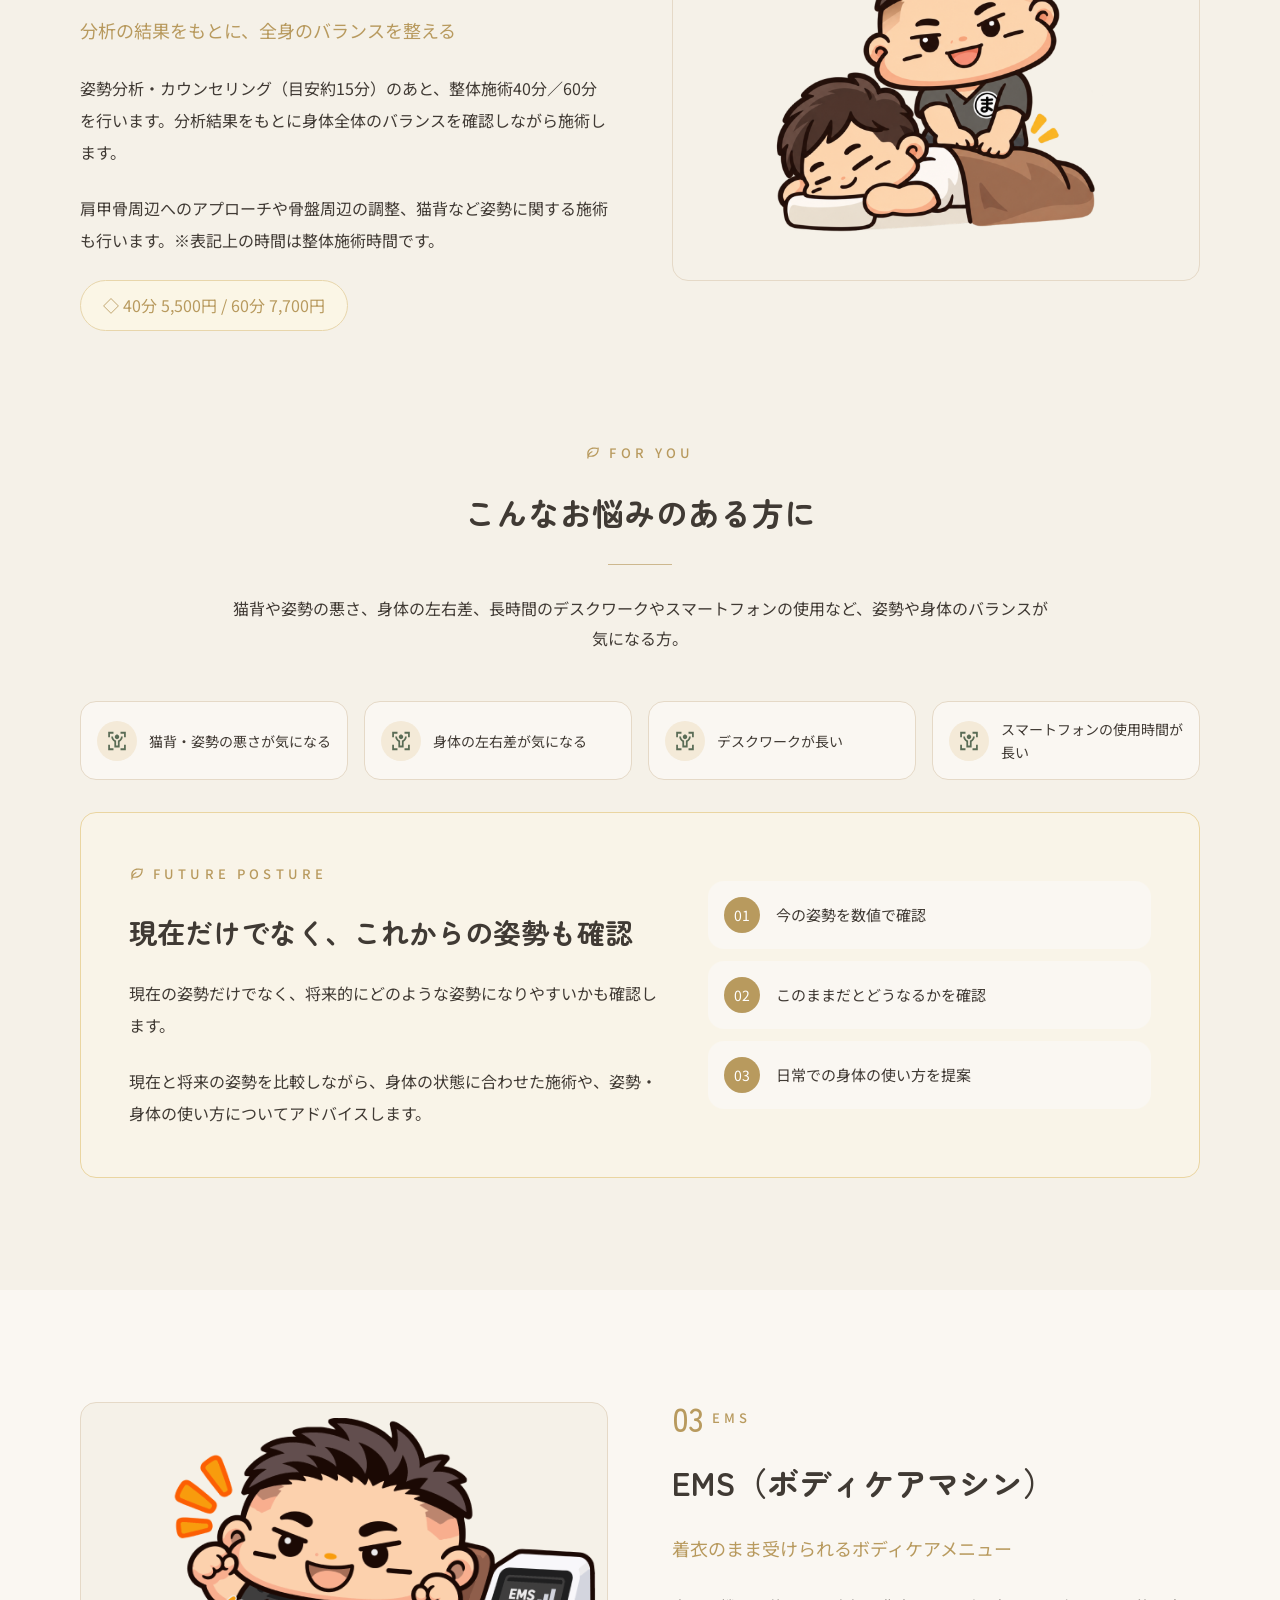
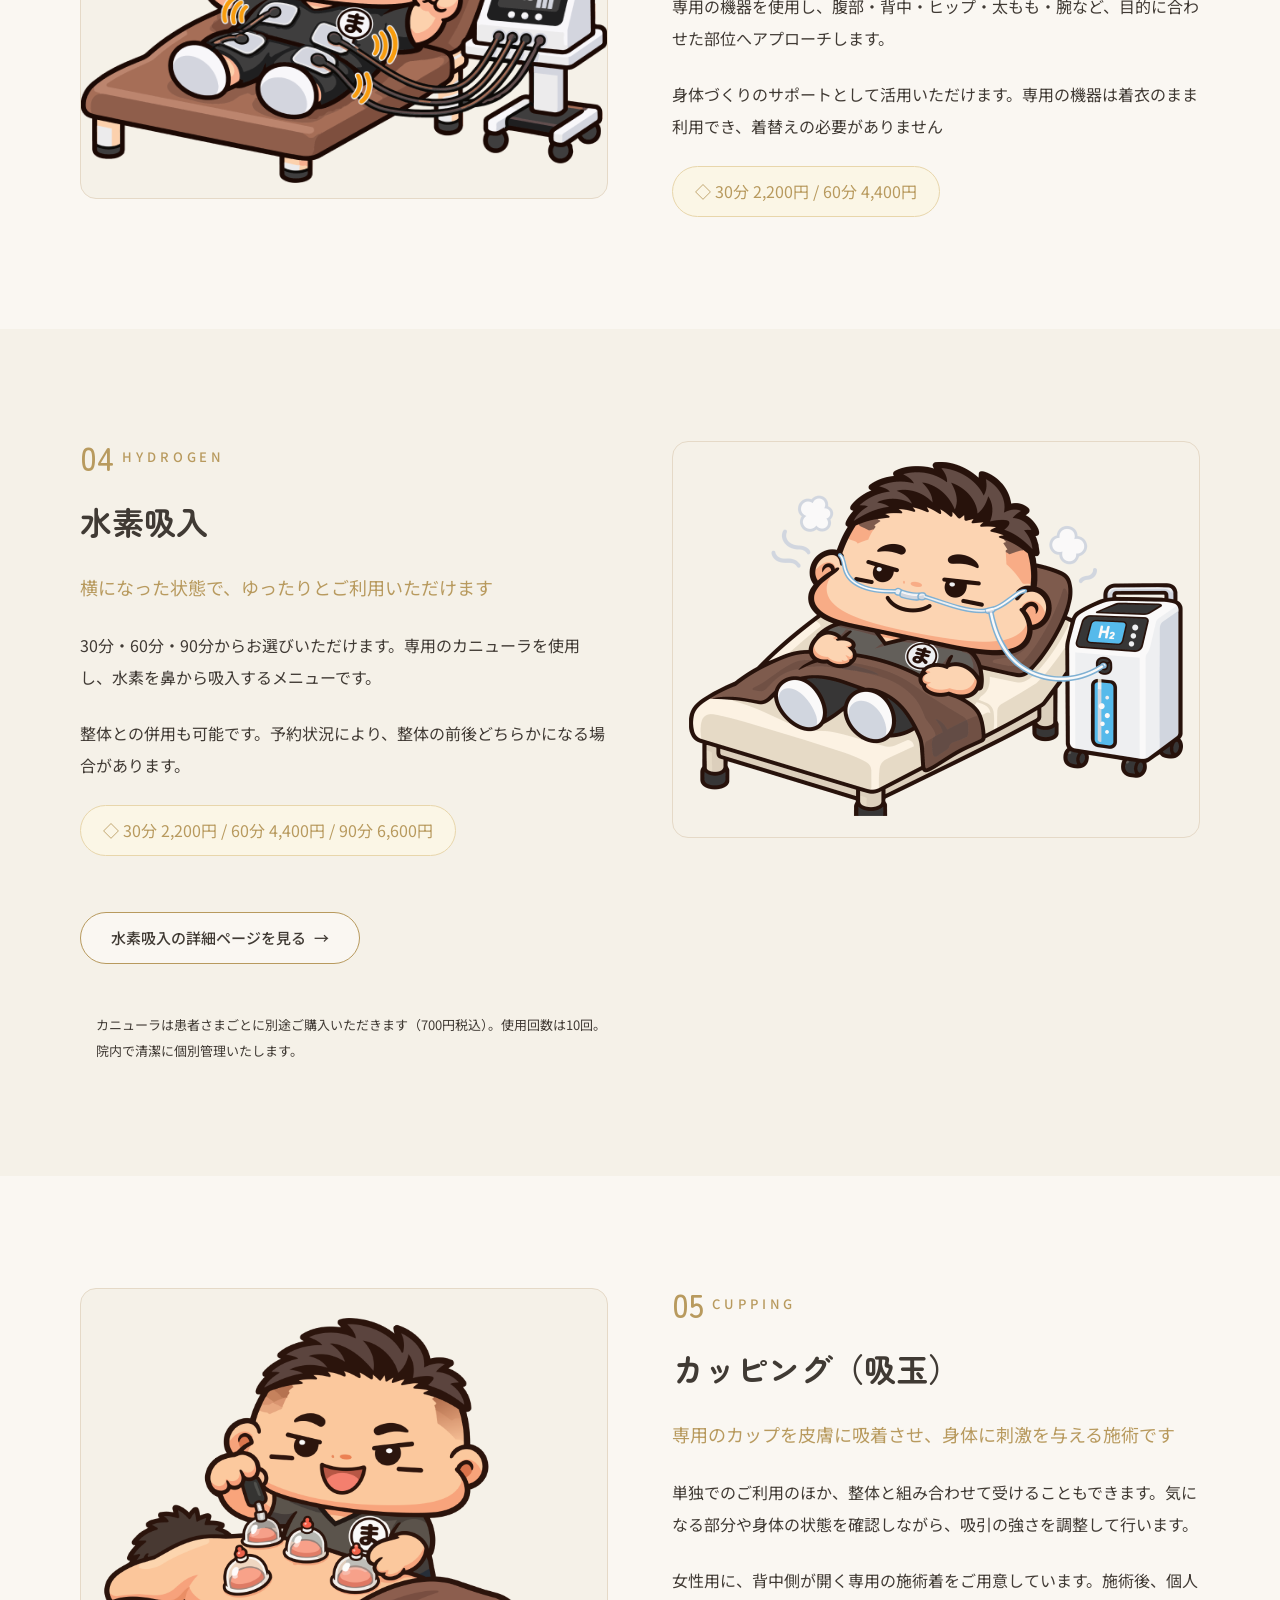
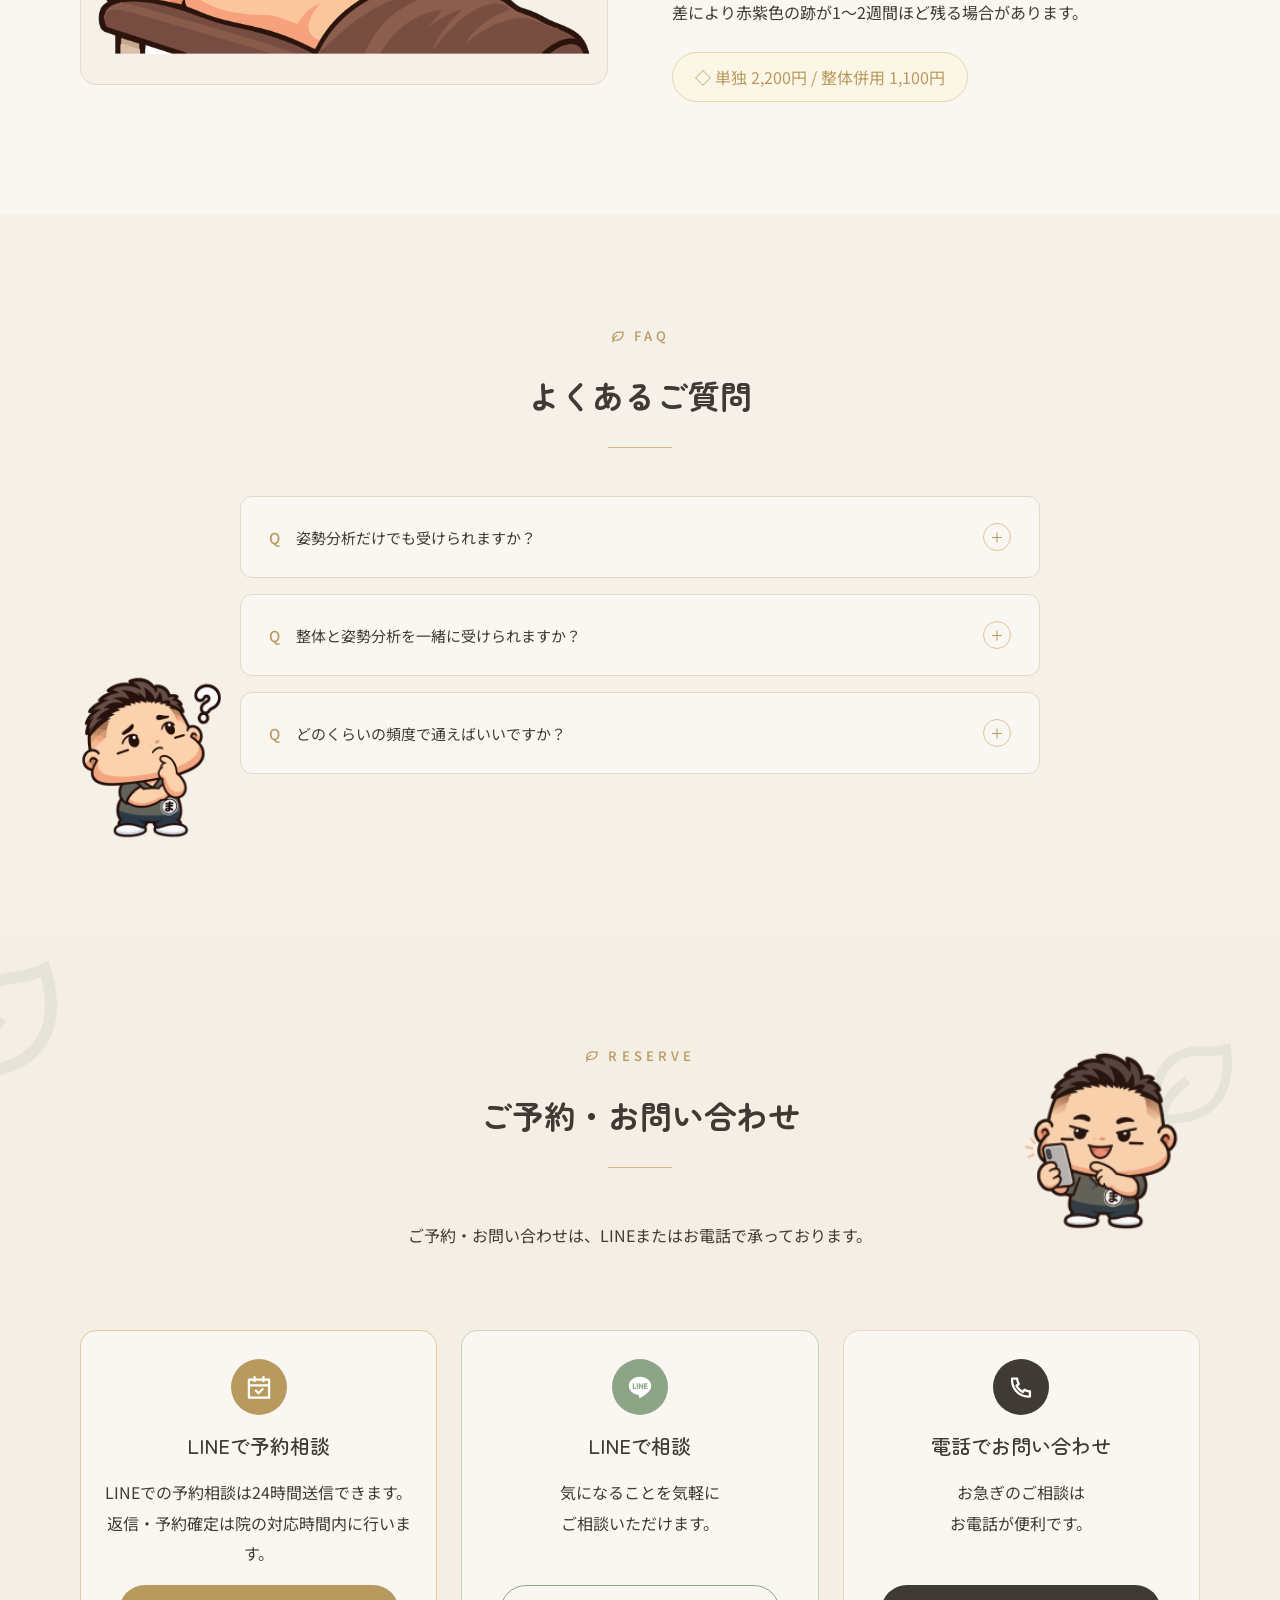
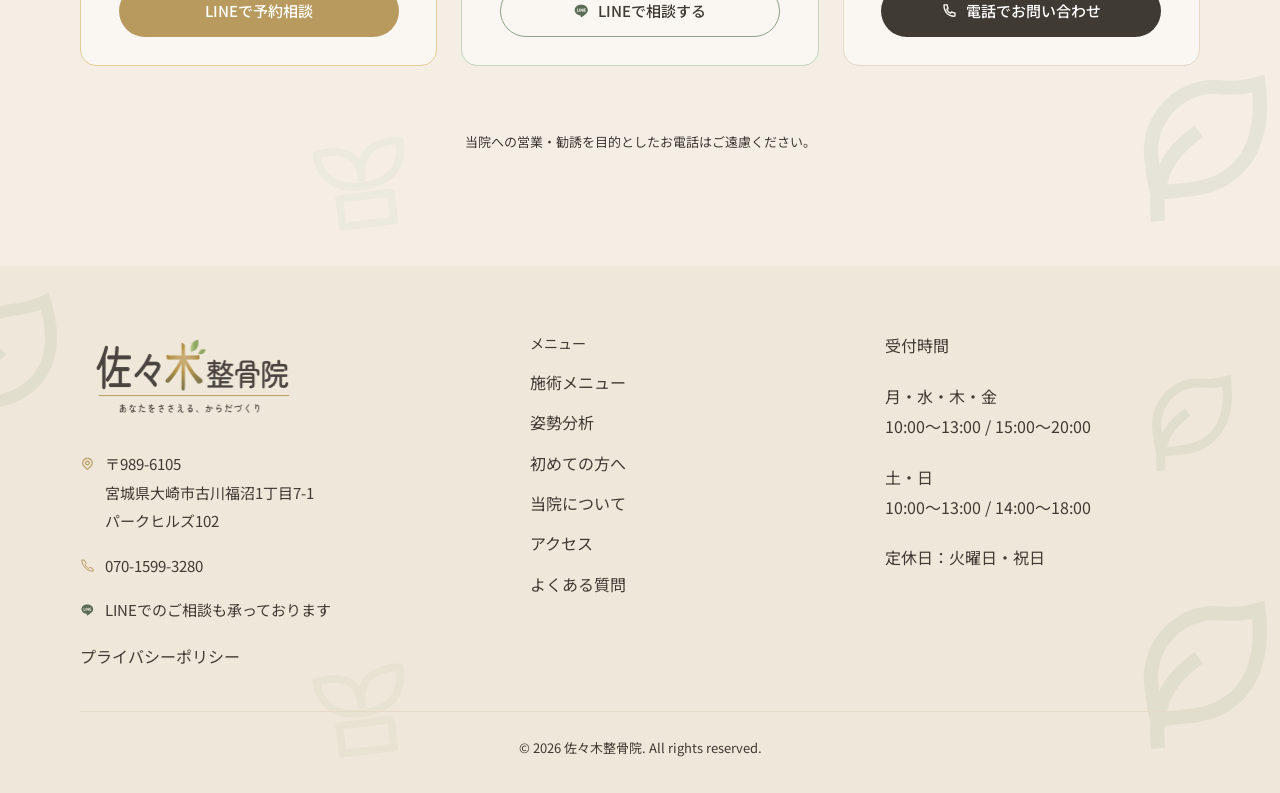
<file: treatment.html>
<!doctype html>
<html lang="ja">
<head>
  
  <meta charset="utf-8"><meta name="viewport" content="width=device-width, initial-scale=1">
    <!-- Site favicons -->
  <link rel="icon" type="image/png" sizes="96x96" href="/sasaki-seikotsuin-preview/favicon-96x96.png">
  <link rel="icon" type="image/svg+xml" href="/sasaki-seikotsuin-preview/favicon.svg">
  <link rel="shortcut icon" href="/sasaki-seikotsuin-preview/favicon.ico">
  <link rel="apple-touch-icon" sizes="180x180" href="/sasaki-seikotsuin-preview/apple-touch-icon.png">
  <link rel="manifest" href="/sasaki-seikotsuin-preview/site.webmanifest">

  <link rel="canonical" href="https://sasaki-seikotsuin-majin.jp/treatment.html">
  <title>施術メニュー｜佐々木整骨院</title>
  <meta name="description" content="佐々木整骨院の施術メニューと料金。姿勢分析、整体、EMS、水素吸入、カッピングをご案内します。">
  <meta name="robots" content="noindex, nofollow">
  <script>if(new URLSearchParams(location.search).get('export')==='1')document.documentElement.dataset.export='true';</script>
  <link rel="stylesheet" href="./assets/css/fonts.css">
  <link rel="stylesheet" href="./assets/css/tokens.css"><link rel="stylesheet" href="./assets/css/base.css"><link rel="stylesheet" href="./assets/css/components.css"><link rel="stylesheet" href="./assets/css/motion.css"><link rel="stylesheet" href="./assets/css/pages/treatment.css">
  <script type="module" src="./assets/js/main.js"></script>
</head>
<body class="page-treatment" data-clarity-mask="True">
  <a href="#main-content" class="skip-link">本文へ移動</a>
  <header class="site-header" data-header>
<div class="header-container">
  <a class="brand" href="./index.html" aria-label="佐々木整骨院 トップページ">

<img src="./images/site-footer__logo-image-d5512c13.png" alt="佐々木整骨院" class="" width="268" height="112" loading="eager" decoding="async">
</a>
  <nav class="desktop-nav" aria-label="メインナビゲーション" data-desktop-nav>
    <div class="dropdown-parent"><button class="nav-toggle" data-dropdown-toggle aria-expanded="false" aria-controls="desktop-dropdown">施術メニュー <span class="chevron" aria-hidden="true"></span></button>
    <div id="desktop-dropdown" class="desktop-dropdown" data-dropdown hidden><a href="./treatment.html" aria-current="page">施術メニュー一覧</a><a href="./posture.html">姿勢分析</a><a href="./treatment.html#seitai">整体</a><a href="./treatment.html#ems">EMS</a><a href="./hydrogen.html">水素吸入</a><a href="./treatment.html#cupping">カッピング</a></div></div>
    <a href="./first.html">初めての方へ</a><a href="./index.html#about">当院について</a><a href="./index.html#access">アクセス</a><a href="./index.html#faq">よくある質問</a>
  </nav>
  <div class="header-actions">



<a class="button button--line" href="https://lin.ee/tBGermr" data-external="line" target="_blank" rel="noopener noreferrer"><img src="./images/icon-74-290.svg" class="icon " alt="" width="24" height="24">LINEで相談する<span class="sr-only">（新しいタブで開きます）</span></a>





<a class="button button--gold" href="https://lin.ee/tBGermr" data-external="web" target="_blank" rel="noopener noreferrer"><img src="./images/icon-74-337.svg" class="icon " alt="" width="24" height="24">LINEで予約相談<span class="sr-only">（新しいタブで開きます）</span></a>

</div>
  <button class="menu-toggle" data-menu-toggle aria-expanded="false" aria-controls="mobile-menu" aria-label="メニューを開く"><span></span><span></span><span></span></button>
</div>
</header>
<div class="menu-overlay" data-menu-overlay hidden></div>
<div id="mobile-menu" class="mobile-menu" role="dialog" aria-modal="true" aria-label="サイトメニュー" tabindex="-1" data-mobile-menu hidden>
  <div class="mobile-menu__header"><a href="./index.html" aria-label="佐々木整骨院 トップページ">

<img src="./images/site-footer__logo-image-d5512c13.png" alt="佐々木整骨院" class="" width="192" height="80" loading="eager" decoding="async">
</a><button class="menu-close" data-menu-close aria-label="メニューを閉じる">×</button></div>
  <nav aria-label="スマートフォン用ナビゲーション"><button class="submenu-toggle" data-submenu-toggle aria-controls="mobile-submenu" aria-expanded="false">施術メニュー<span aria-hidden="true">＋</span></button><div id="mobile-submenu" class="mobile-submenu" hidden><a href="./treatment.html" aria-current="page">施術メニュー一覧</a><a href="./posture.html">姿勢分析</a><a href="./treatment.html#seitai">整体</a><a href="./treatment.html#ems">EMS</a><a href="./hydrogen.html">水素吸入</a><a href="./treatment.html#cupping">カッピング</a></div><a class="mobile-nav-link" href="./first.html">初めての方へ</a><a class="mobile-nav-link" href="./index.html#about">当院について</a><a class="mobile-nav-link" href="./index.html#access">アクセス</a><a class="mobile-nav-link" href="./index.html#faq">よくある質問</a></nav>
  <p class="mobile-menu__label">ご予約・お問い合わせ</p><div class="mobile-menu__actions">



<a class="button button--gold" href="https://lin.ee/tBGermr" data-external="web" target="_blank" rel="noopener noreferrer">LINEで予約相談<span class="sr-only">（新しいタブで開きます）</span></a>





<a class="button button--line" href="https://lin.ee/tBGermr" data-external="line" target="_blank" rel="noopener noreferrer"><img src="./images/icon-74-290.svg" class="icon " alt="" width="24" height="24">LINEで相談する<span class="sr-only">（新しいタブで開きます）</span></a>

<a class="button button--dark" href="tel:07015993280"><img src="./images/icon-74-372.svg" class="icon " alt="" width="24" height="24">電話でお問い合わせ</a></div>
</div>
<noscript><nav class="no-js-nav" aria-label="ページ一覧"><a href="./treatment.html">施術メニュー一覧</a><a href="./posture.html">姿勢分析</a><a href="./treatment.html#seitai">整体</a><a href="./treatment.html#ems">EMS</a><a href="./hydrogen.html">水素吸入</a><a href="./treatment.html#cupping">カッピング</a><a href="./first.html">初めての方へ</a><a href="./index.html#about">当院について</a><a href="./index.html#access">アクセス</a><a href="./index.html#faq">よくある質問</a></nav></noscript>

  <main id="main-content" tabindex="-1">

<section class="page-hero treatment-hero decorated" aria-labelledby="page-title"><div class="decorations" aria-hidden="true"><img class="leaf leaf--one" src="./images/icon-87-319.svg" alt=""><img class="leaf leaf--two" src="./images/icon-87-319.svg" alt=""><img class="leaf leaf--three" src="./images/icon-87-319.svg" alt=""><svg class="sprout" viewBox="0 0 100 120" fill="none"><path d="M48 74C14 74 10 49 10 40c28-4 39 6 39 26C49 40 68 34 88 36c0 25-12 37-39 38Zm-22 9h48v26H26z" stroke="currentColor" stroke-width="7" stroke-linejoin="round"/></svg></div><div class="container"><div class="page-hero__title"><p class="eyebrow"><img src="./images/icon-87-364.svg" class="icon " alt="" width="24" height="24">TREATMENT MENU</p><h1 id="page-title">施術メニュー</h1><span class="heading-rule"></span>

<img src="./images/majinkun_treatment-hero_karte-8cb8e347.png" alt="" class="page-hero__image" width="230" height="230" loading="eager" decoding="async">
</div><p class="page-hero__lead"><span class="text-phrase">一人ひとりの身体に</span><span class="text-phrase">合わせたケアを</span></p><p class="treatment-description">姿勢分析から整体、EMS、水素吸入、<span class="treatment-description__ending">カッピングまで。</span></p><nav class="treatment-tabs" aria-label="施術メニュー内の移動"><a href="./treatment.html#posture">姿勢分析</a><a href="./treatment.html#seitai">整体</a><a href="./treatment.html#ems">EMS</a><a href="./treatment.html#hydrogen">水素吸入</a><a href="./treatment.html#cupping">カッピング</a></nav><p class="notes">表示価格はすべて税込・自費診療となります。</p></div></section>



<section class="section section--beige treatment-price" data-reveal><div class="container">
<div class="section-heading center">
  <p class="eyebrow"><img src="./images/icon-87-364.svg" class="icon " alt="" width="24" height="24"> PRICE</p>
  <h2>施術メニュー・料金</h2><span class="heading-rule" aria-hidden="true"></span>
  <p class="section-lead">その日の身体の状態に合わせて、メニューを組み合わせてご案内します。</p>
</div>
<div class="treatment-price-grid"><article class="card price-group"><div class="price-group__title"><span class="round-icon"><img src="./images/icon-87-589.svg" class="icon " alt="" width="24" height="24"></span><div><h3>姿勢分析</h3><p>現在の姿勢をわかりやすく見える化</p></div></div><dl><div><dt>1回</dt><dd>2,200円</dd></div></dl></article><article class="card price-group"><div class="price-group__title"><span class="round-icon"><img src="./images/icon-87-336.svg" class="icon " alt="" width="24" height="24"></span><div><h3>EMS</h3><p>着衣のまま受けられるボディケア</p></div></div><dl><div><dt>30分</dt><dd>2,200円</dd></div><div><dt>60分</dt><dd>4,400円</dd></div></dl></article><article class="card price-group"><div class="price-group__title"><span class="round-icon"><img src="./images/icon-87-385.svg" class="icon " alt="" width="24" height="24"></span><div><h3>水素吸入</h3><p>横になったままゆったり吸入</p></div></div><dl><div><dt>30分</dt><dd>2,200円</dd></div><div><dt>60分</dt><dd>4,400円</dd></div><div><dt>90分</dt><dd>6,600円</dd></div></dl></article><article class="card price-group"><div class="price-group__title"><span class="round-icon"><img src="./images/icon-87-331.svg" class="icon " alt="" width="24" height="24"></span><div><h3>整体＋姿勢分析</h3><p>分析結果をもとに全身を調整</p></div></div><dl><div><dt>40分</dt><dd>5,500円</dd></div><div><dt>60分</dt><dd>7,700円</dd></div></dl></article><article class="card price-group"><div class="price-group__title"><span class="round-icon"><img src="./images/icon-87-346.svg" class="icon " alt="" width="24" height="24"></span><div><h3>カッピング（吸玉）</h3><p>気になる部分に直接アプローチ</p></div></div><dl><div><dt>単独</dt><dd>2,200円</dd></div><div><dt>整体併用</dt><dd>1,100円</dd></div></dl></article></div><div class="notes treatment-price-notes"><p>ⓘ 整体＋姿勢分析の「40分・60分」は整体施術の時間です。別途、姿勢分析・カウンセリング（目安約15分）を行います。</p><p>ⓘ 水素吸入のカニューラは患者さまごとに別途ご購入いただきます（700円税込）。使用回数10回。院内で清潔に個別管理させていただきます。</p></div></div></section>


<section class="section treatment-detail" id="posture" data-reveal><div class="container two-columns"><div class="feature-image">

<img src="./images/majinkun_posture-hero_analysis-4159f8e6.png" alt="" class="" width="426" height="352" loading="lazy" decoding="async">
</div><div class="copy"><p class="eyebrow detail-number"><span>01</span>POSTURE ANALYSIS</p><h2>姿勢分析</h2><p class="detail-lead">まずは、今の姿勢を知ることから</p><p>AI姿勢分析『シセイカルテ』による姿勢チェックと、実際の歩行分析を行います。現在の姿勢や身体の状態を客観的なデータで確認し、必要なケアを一緒に考えます。</p><p>施術の前後を比較することもできるため、身体の変化がわかりやすいのも特徴です。</p><p class="pill">◇ 姿勢分析 2,200円</p></div></div></section>


<section class="section treatment-detail section--beige" id="seitai" data-reveal><div class="container two-columns detail-reverse"><div class="feature-image">

<img src="./images/majinkun_other-menu_treatment-8772f2e1.png" alt="" class="" width="630" height="576" loading="lazy" decoding="async">
</div><div class="copy"><p class="eyebrow detail-number"><span>02</span>SEITAI</p><h2>整体＋姿勢分析</h2><p class="detail-lead">分析の結果をもとに、全身のバランスを整える</p><p>姿勢分析・カウンセリング（目安約15分）のあと、整体施術40分／60分を行います。分析結果をもとに身体全体のバランスを確認しながら施術します。</p><p>肩甲骨周辺へのアプローチや骨盤周辺の調整、猫背など姿勢に関する施術も行います。※表記上の時間は整体施術時間です。</p><p class="pill">◇ 40分 5,500円 / 60分 7,700円</p></div></div></section>


<section class="section treatment-concerns section--beige" data-reveal><div class="container">
<div class="section-heading center">
  <p class="eyebrow"><img src="./images/icon-87-364.svg" class="icon " alt="" width="24" height="24"> FOR YOU</p>
  <h2>こんなお悩みのある方に</h2><span class="heading-rule" aria-hidden="true"></span>
  
</div>
<p class="section-lead treatment-concerns__lead">猫背や姿勢の悪さ、身体の左右差、長時間のデスクワークやスマートフォンの使用など、姿勢や身体のバランスが<span class="text-phrase">気になる方。</span></p><ul class="concern-list"><li class="concern-item"><span class="round-icon"><img src="./images/icon-87-589.svg" class="icon " alt="" width="24" height="24"></span>猫背・姿勢の悪さが気になる</li><li class="concern-item"><span class="round-icon"><img src="./images/icon-87-589.svg" class="icon " alt="" width="24" height="24"></span>身体の左右差が気になる</li><li class="concern-item"><span class="round-icon"><img src="./images/icon-87-589.svg" class="icon " alt="" width="24" height="24"></span>デスクワークが長い</li><li class="concern-item"><span class="round-icon"><img src="./images/icon-87-589.svg" class="icon " alt="" width="24" height="24"></span>スマートフォンの使用時間が長い</li></ul>


<div class="future-posture"><div class="copy">
<div class="section-heading left">
  <p class="eyebrow"><img src="./images/icon-87-364.svg" class="icon " alt="" width="24" height="24"> FUTURE POSTURE</p>
  <h2>現在だけでなく、これからの姿勢も確認</h2><span class="heading-rule" aria-hidden="true"></span>
  
</div>
<p>現在の姿勢だけでなく、将来的にどのような姿勢になりやすいかも確認します。</p><p>現在と将来の姿勢を比較しながら、身体の状態に合わせた施術や、姿勢・身体の使い方についてアドバイスします。</p></div><ol><li><span>01</span>今の姿勢を数値で確認</li><li><span>02</span>このままだとどうなるかを確認</li><li><span>03</span>日常での身体の使い方を提案</li></ol></div></div></section>


<section class="section treatment-detail" id="ems" data-reveal><div class="container two-columns"><div class="feature-image">

<img src="./images/majinkun_other-menu_ems-f6d6d370.png" alt="" class="" width="618" height="428" loading="lazy" decoding="async">
</div><div class="copy"><p class="eyebrow detail-number"><span>03</span>EMS</p><h2>EMS（ボディケアマシン）</h2><p class="detail-lead">着衣のまま受けられるボディケアメニュー</p><p>専用の機器を使用し、腹部・背中・ヒップ・太もも・腕など、目的に合わせた部位へアプローチします。</p><p>身体づくりのサポートとして活用いただけます。専用の機器は着衣のまま利用でき、着替えの必要がありません</p><p class="pill">◇ 30分 2,200円 / 60分 4,400円</p></div></div></section>


<section class="section treatment-detail section--beige" id="hydrogen" data-reveal><div class="container two-columns detail-reverse"><div class="feature-image"><picture><source media="(max-width:767px)" srcset="./images/majinkun_treatment-hydrogen_inhalation-20845a14.png">

<img src="./images/majinkun_treatment-hydrogen_inhalation-8a5eb02c.png" alt="" class="" width="988" height="708" loading="lazy" decoding="async">
</picture></div><div class="copy"><p class="eyebrow detail-number"><span>04</span>HYDROGEN</p><h2>水素吸入</h2><p class="detail-lead">横になった状態で、ゆったりとご利用いただけます</p><p>30分・60分・90分からお選びいただけます。専用のカニューラを使用し、水素を鼻から吸入するメニューです。</p><p>整体との併用も可能です。予約状況により、整体の前後どちらかになる場合があります。</p><p class="pill">◇ 30分 2,200円 / 60分 4,400円 / 90分 6,600円</p><div class="actions"><a class="button button--outline" href="./hydrogen.html">水素吸入の詳細ページを見る <span aria-hidden="true">→</span></a></div><p class="detail-note notes">カニューラは患者さまごとに別途ご購入いただきます（700円税込）。使用回数は10回。院内で清潔に個別管理いたします。</p></div></div></section>


<section class="section treatment-detail" id="cupping" data-reveal><div class="container two-columns"><div class="feature-image">

<img src="./images/majinkun_other-menu_cupping-7964bb1e.png" alt="" class="" width="704" height="470" loading="lazy" decoding="async">
</div><div class="copy"><p class="eyebrow detail-number"><span>05</span>CUPPING</p><h2>カッピング（吸玉）</h2><p class="detail-lead">専用のカップを皮膚に吸着させ、身体に刺激を与える施術です</p><p>単独でのご利用のほか、整体と組み合わせて受けることもできます。気になる部分や身体の状態を確認しながら、吸引の強さを調整して行います。</p><p>女性用に、背中側が開く専用の施術着をご用意しています。施術後、個人差により赤紫色の跡が1〜2週間ほど残る場合があります。</p><p class="pill">◇ 単独 2,200円 / 整体併用 1,100円</p></div></div></section>

<section class="faq-section" id="faq" data-reveal><div class="container">

<div class="section-heading center">
  <p class="eyebrow"><img src="./images/icon-87-364.svg" class="icon " alt="" width="24" height="24"> FAQ</p>
  <h2>よくあるご質問</h2><span class="heading-rule" aria-hidden="true"></span>
  
</div>

<div class="faq-layout"><div class="faq-grid"><details class="faq-item"><summary><span class="question-label" aria-hidden="true">Q</span><span>姿勢分析だけでも受けられますか？</span><span class="faq-mark" aria-hidden="true"></span></summary><div class="faq-answer"><span class="answer-label" aria-hidden="true">A</span><p>はい。姿勢分析のみでも受けていただけます。料金は2,200円です。</p></div></details><details class="faq-item"><summary><span class="question-label" aria-hidden="true">Q</span><span>整体と姿勢分析を一緒に受けられますか？</span><span class="faq-mark" aria-hidden="true"></span></summary><div class="faq-answer"><span class="answer-label" aria-hidden="true">A</span><p>はい。整体＋姿勢分析は、40分5,500円／60分7,700円です。表記上の時間は整体施術時間で、別途カウンセリングと姿勢分析（目安約15分）を行います。</p></div></details><details class="faq-item"><summary><span class="question-label" aria-hidden="true">Q</span><span>どのくらいの頻度で通えばいいですか？</span><span class="faq-mark" aria-hidden="true"></span></summary><div class="faq-answer"><span class="answer-label" aria-hidden="true">A</span><p>身体の状態は一人ひとり異なるため、一律の期間や頻度は設定していません。姿勢分析の結果や、ご本人の希望を確認しながらご提案します。</p></div></details></div>


<img src="./images/majinkun_faq_thinking-6b832166.png" alt="" class="faq-mascot" width="120" height="120" loading="lazy" decoding="async">
</div>
</div></section>

<section class="reservation decorated" id="reservation" data-reveal>
<div class="decorations" aria-hidden="true"><img class="leaf leaf--one" src="./images/icon-87-319.svg" alt=""><img class="leaf leaf--two" src="./images/icon-87-319.svg" alt=""><img class="leaf leaf--three" src="./images/icon-87-319.svg" alt=""><svg class="sprout" viewBox="0 0 100 120" fill="none"><path d="M48 74C14 74 10 49 10 40c28-4 39 6 39 26C49 40 68 34 88 36c0 25-12 37-39 38Zm-22 9h48v26H26z" stroke="currentColor" stroke-width="7" stroke-linejoin="round"/></svg></div><div class="container">


<img src="./images/majinkun_flow_phone-0f6075c5.png" alt="" class="reservation-mascot" width="190" height="190" loading="lazy" decoding="async">


<div class="section-heading center">
  <p class="eyebrow"><img src="./images/icon-87-364.svg" class="icon " alt="" width="24" height="24"> RESERVE</p>
  <h2>ご予約・お問い合わせ</h2><span class="heading-rule" aria-hidden="true"></span>
  
</div>

<p class="reservation-intro">ご予約・お問い合わせは、LINEまたはお電話で承っております。</p>
<div class="reservation-grid">
 <article class="reservation-card reservation-card--web"><span class="round-icon"><img src="./images/icon-74-337.svg" class="icon " alt="" width="24" height="24"></span><h3>LINEで予約相談</h3><p>LINEでの予約相談は24時間送信できます。返信・予約確定は院の対応時間内に行います。</p>



<a class="button button--gold" href="https://lin.ee/tBGermr" data-external="web" target="_blank" rel="noopener noreferrer">LINEで予約相談<span class="sr-only">（新しいタブで開きます）</span></a>

</article>
 <article class="reservation-card reservation-card--line"><span class="round-icon"><img src="./images/icon-74-354.svg" class="icon " alt="" width="24" height="24"></span><h3>LINEで相談</h3><p>気になることを気軽に<br>ご相談いただけます。</p>



<a class="button button--line" href="https://lin.ee/tBGermr" data-external="line" target="_blank" rel="noopener noreferrer"><img src="./images/icon-74-290.svg" class="icon " alt="" width="24" height="24">LINEで相談する<span class="sr-only">（新しいタブで開きます）</span></a>

</article>
 <article class="reservation-card reservation-card--phone"><span class="round-icon"><img src="./images/icon-74-372.svg" class="icon " alt="" width="24" height="24"></span><h3>電話でお問い合わせ</h3><p>お急ぎのご相談は<br>お電話が便利です。</p><a class="button button--dark" href="tel:07015993280"><img src="./images/icon-74-372.svg" class="icon " alt="" width="24" height="24">電話でお問い合わせ</a></article>
</div><p class="reservation-note">当院への営業・勧誘を目的としたお電話はご遠慮ください。</p>
</div></section>
</main>
  <footer class="site-footer decorated" data-site-footer><div class="decorations" aria-hidden="true"><img class="leaf leaf--one" src="./images/icon-87-319.svg" alt=""><img class="leaf leaf--two" src="./images/icon-87-319.svg" alt=""><img class="leaf leaf--three" src="./images/icon-87-319.svg" alt=""><svg class="sprout" viewBox="0 0 100 120" fill="none"><path d="M48 74C14 74 10 49 10 40c28-4 39 6 39 26C49 40 68 34 88 36c0 25-12 37-39 38Zm-22 9h48v26H26z" stroke="currentColor" stroke-width="7" stroke-linejoin="round"/></svg></div><div class="container"><div class="footer-grid">
<div class="footer-contact"><a href="./index.html">

<img src="./images/site-footer__logo-image-d5512c13.png" alt="佐々木整骨院" class="footer-logo" width="230" height="96" loading="lazy" decoding="async">
</a><address><p><img src="./images/icon-87-852.svg" class="icon " alt="" width="24" height="24"><span>〒989-6105<br>宮城県大崎市古川福沼1丁目7-1<br>パークヒルズ102</span></p><p><svg class="icon" aria-hidden="true" viewBox="0 0 24 24" fill="none" stroke="currentColor" stroke-width="1.6" stroke-linecap="round" stroke-linejoin="round"><path d="m7 3 3 5-2 2c2 3 3 4 6 6l2-2 5 3v3c-8 2-19-9-18-17z"/></svg><a href="tel:07015993280">070-1599-3280</a></p><p><img src="./images/icon-74-290.svg" class="icon " alt="" width="24" height="24"><span>LINEでのご相談も承っております</span></p></address></div>
<nav class="footer-nav" aria-label="フッターメニュー"><p>メニュー</p><a href="./treatment.html">施術メニュー</a><a href="./posture.html">姿勢分析</a><a href="./first.html">初めての方へ</a><a href="./index.html#about">当院について</a><a href="./index.html#access">アクセス</a><a href="./index.html#faq">よくある質問</a></nav>
<div class="footer-hours"><p>受付時間</p><p>月・水・木・金<br>10:00〜13:00 / 15:00〜20:00</p><p>土・日<br>10:00〜13:00 / 14:00〜18:00</p><p>定休日：火曜日・祝日</p></div>
</div><p><a href="./privacy.html">プライバシーポリシー</a></p><p class="copyright">© 2026 佐々木整骨院. <span class="text-phrase">All rights reserved.</span></p></div></footer>

</body></html>
</file>
<file: assets/css/fonts.css>
/* Google Fonts official distributions. License files accompany the fonts. */
@font-face {
  font-family:'Noto Sans JP';
  font-style:normal;
  font-weight:400;
  font-display:swap;
  src:url('../fonts/noto-sans-jp-400.ttf') format('truetype')
}
@font-face {
  font-family:'Noto Sans JP';
  font-style:normal;
  font-weight:500;
  font-display:swap;
  src:url('../fonts/noto-sans-jp-500.ttf') format('truetype')
}
@font-face {
  font-family:'Noto Sans JP';
  font-style:normal;
  font-weight:700;
  font-display:swap;
  src:url('../fonts/noto-sans-jp-700.ttf') format('truetype')
}
@font-face {
  font-family:'Zen Maru Gothic';
  font-style:normal;
  font-weight:500;
  font-display:swap;
  src:url('../fonts/zen-maru-gothic-500.ttf') format('truetype')
}
@font-face {
  font-family:'Zen Maru Gothic';
  font-style:normal;
  font-weight:700;
  font-display:swap;
  src:url('../fonts/zen-maru-gothic-700.ttf') format('truetype')
}
</file>
<file: assets/css/tokens.css>
:root {
  --text:#403a34;
  --gold:#b89a5e;
  --paper:#faf7f2;
  --beige:#f5f1e8;
  --reserve:#f4eee5;
  --footer:#efe7d9;
  --line:#e5d9c7;
  --green:#8ca587;
  --content:1120px;
  --section:112px;
  --radius:12px;
  --header-height:120px;
  color-scheme:light
}
@media(max-width:767px) {
  :root {
    --section:64px;
    --header-height:73px
  }
}
</file>
<file: assets/css/base.css>
*,*::before,*::after {
  box-sizing:border-box
}
html {
  scroll-behavior:smooth;
  scroll-padding-top:90px
}
body {
  margin:0;
  background:var(--paper);
  color:var(--text);
  font-family:'Noto Sans JP',sans-serif;
  font-size:16px;
  font-weight:400;
  line-height:1.9;
  overflow-wrap:anywhere
}
h1,h2,h3,h4 {
  font-family:'Zen Maru Gothic',sans-serif;
  font-weight:700;
  line-height:1.5;
  margin:0
}
h1 {
  font-size:40px
}
h2 {
  font-size:32px
}
h3 {
  font-size:22px
}
p {
  margin:0 0 20px
}
p:last-child {
  margin-bottom:0
}
a {
  color:inherit;
  text-decoration:none
}
button {
  font:inherit;
  color:inherit;
  cursor:pointer
}
button,a {
  -webkit-tap-highlight-color:transparent
}
button {
  background:none;
  border:0
}
img {
  max-width:100%;
  height:auto;
  display:block;
  object-fit:contain
}
svg {
  max-width:100%
}
ul,ol {
  padding:0;
  margin:0;
  list-style:none
}
figure {
  margin:0
}
address {
  font-style:normal
}
small {
  font-size:13px
}
strong {
  font-weight:700
}
section[id] {
  scroll-margin-top:96px
}
main {
  padding-top:120px;
  outline:none
}
.container {
  width:calc(100% - 80px);
  max-width:var(--content);
  margin-inline:auto;
  position:relative
}
.section {
  padding-block:var(--section)
}
.section--beige {
  background:var(--beige)
}
.section--reserve {
  background:var(--reserve)
}
.center {
  text-align:center
}
.two-columns {
  display:grid;
  grid-template-columns:1fr 1fr;
  gap:56px;
  align-items:center
}
.copy p {
  margin-bottom:24px;
  line-height:2
}
.copy p:last-child {
  margin-bottom:0
}
.copy .lead {
  font-size:20px;
  font-weight:500;
  line-height:1.8
}
.card {
  padding:32px;
  border:1px solid var(--line);
  border-radius:16px;
  background:var(--paper)
}
.card-grid {
  display:grid;
  grid-template-columns:repeat(3,minmax(0,1fr));
  gap:24px
}
.card-grid--two {
  grid-template-columns:repeat(2,minmax(0,1fr))
}
.section-heading {
  margin-bottom:48px
}
.section-heading.left {
  text-align:left
}
.section-heading.center {
  text-align:center
}
.eyebrow {
  display:flex;
  align-items:center;
  justify-content:center;
  gap:8px;
  color:var(--gold);
  font-size:13px;
  font-weight:500;
  letter-spacing:.32em;
  line-height:1.6;
  margin-bottom:24px
}
.eyebrow .icon {
  width:16px;
  height:16px
}
.left .eyebrow {
  justify-content:flex-start
}
.heading-rule {
  display:block;
  height:1px;
  width:64px;
  background:var(--gold);
  opacity:.65;
  margin:28px auto 0
}
.left .heading-rule {
  margin-left:0
}
.section-lead {
  max-width:900px;
  margin:28px auto 0;
  line-height:1.9
}
.icon {
  width:24px;
  height:24px;
  object-fit:contain;
  display:inline-block;
  flex-shrink:0;
  vertical-align:middle
}
.sr-only {
  position:absolute;
  width:1px;
  height:1px;
  padding:0;
  margin:-1px;
  overflow:hidden;
  clip:rect(0,0,0,0);
  white-space:nowrap;
  border:0
}
.skip-link {
  position:fixed;
  z-index:1000;
  top:8px;
  left:8px;
  transform:translateY(-180%);
  background:var(--text);
  color:white;
  padding:10px 20px
}
.skip-link:focus {
  transform:translateY(0)
}
:focus-visible {
  outline:3px solid #765b29;
  outline-offset:5px
}
.no-js-nav {
  padding:100px 20px 20px;
  display:flex;
  gap:16px;
  flex-wrap:wrap;
  border-bottom:1px solid var(--line)
}
[hidden] {
  display:none!important
}
.actions {
  display:flex;
  gap:12px;
  align-items:flex-start;
  margin-top:32px
}
.actions.center {
  justify-content:center
}
.section-bottom {
  margin-top:40px;
  text-align:center
}
.pill {
  display:inline-flex;
  padding:10px 22px;
  border:1px solid #e8d6ab;
  border-radius:99px;
  color:var(--gold);
  background:#fbf6e6;
  font-size:16px
}
.notes {
  font-size:13px;
  line-height:1.9
}
.notes p {
  margin-bottom:12px
}
.note-box {
  border:1px solid var(--line);
  border-radius:12px;
  padding:24px 40px;
  background:var(--paper)
}
.check-list {
  border-top:1px solid var(--line);
  padding-top:24px;
  margin-top:32px;
  display:grid;
  gap:12px
}
.check-list li {
  display:flex;
  align-items:center;
  gap:12px
}
.check-list .round-icon {
  background:#dcefd7;
  width:48px;
  height:48px
}
.feature-image {
  background:var(--beige);
  border:1px solid var(--line);
  border-radius:16px;
  overflow:hidden;
  min-width:0
}
.feature-image img {
  width:100%;
  max-height:450px
}
.title-icon {
  display:flex;
  justify-content:center;
  align-items:center;
  background:#f7ebc9;
  color:var(--gold);
  border-radius:50%;
  width:72px;
  height:72px;
  font-size:30px;
  margin:0 auto 28px
}
.rounded-image {
  border-radius:12px;
  width:100%
}
.two-columns>*,.card-grid>*,.questionnaire-card>*,.access-grid>*,.experience-panel>* {
  min-width:0
}
.phone-outline {
  color:var(--gold)
}
@media(max-width:1100px) and (min-width:768px) {
  .container {
    width:calc(100% - 64px)
  }
  .two-columns {
    gap:32px
  }
  h1 {
    font-size:36px
  }
  h2 {
    font-size:30px
  }
  .card {
    padding:24px
  }
}
@media(max-width:767px) {
  body {
    font-size:15px;
    line-height:1.9
  }
  main {
    padding-top:73px
  }
  .container {
    width:calc(100% - 40px)
  }
  h1 {
    font-size:28px
  }
  h2 {
    font-size:24px
  }
  h3 {
    font-size:20px
  }
  .two-columns,.card-grid,.card-grid--two {
    grid-template-columns:1fr;
    gap:32px
  }
  .section-heading {
    margin-bottom:40px
  }
  .eyebrow {
    font-size:12px;
    letter-spacing:.3em;
    margin-bottom:24px
  }
  .heading-rule {
    margin-top:24px
  }
  .section-lead {
    font-size:15px;
    margin-top:24px
  }
  .copy .lead {
    font-size:18px
  }
  .card {
    padding:24px
  }
  .actions {
    flex-direction:column;
    align-items:stretch;
    gap:12px
  }
  .section-bottom {
    margin-top:32px
  }
  .note-box {
    padding:24px
  }
  .pill {
    font-size:14px;
    max-width:100%
  }
  .feature-image img {
    max-height:none
  }
  .title-icon {
    width:64px;
    height:64px
  }
  .notes {
    font-size:12px
  }
  section[id] {
    scroll-margin-top:89px
  }
}
</file>
<file: assets/css/components.css>
.site-header {
  height:120px;
  background:rgba(250,247,242,.8);
  position:fixed;
  top:0;
  left:0;
  right:0;
  z-index:100;
  border-bottom:1px solid transparent;
  transition:height 300ms ease-out,background 300ms ease-out,box-shadow 300ms ease-out
}
.header-container {
  max-width:1280px;
  width:calc(100% - 80px);
  height:100%;
  margin:auto;
  display:flex;
  gap:40px;
  align-items:center;
  justify-content:space-between
}
.brand {
  display:block;
  flex:0 0 268px
}
.brand img {
  width:268px;
  height:111.67px;
  transition:height 300ms ease-out,width 300ms ease-out
}
.desktop-nav {
  display:flex;
  align-items:center;
  gap:32px;
  white-space:nowrap;
  font-size:15px;
  font-weight:500
}
.desktop-nav a,.nav-toggle {
  font-size:15px;
  line-height:24px;
  display:flex;
  align-items:center;
  min-height:44px;
  padding:0
}
.desktop-nav a:hover,.nav-toggle:hover {
  color:var(--gold)
}
.chevron {
  width:7px;
  height:7px;
  border-right:2px solid;
  border-bottom:2px solid;
  transform:rotate(45deg);
  margin-left:10px;
  margin-top:-4px
}
.dropdown-parent {
  position:relative
}
.desktop-dropdown {
  position:absolute;
  top:72px;
  left:0;
  width:260px;
  padding:8px;
  background:var(--paper);
  border:1px solid var(--line);
  border-radius:12px;
  box-shadow:0 10px 24px #403a3412
}
.desktop-dropdown a {
  padding:12px 16px;
  min-height:48px
}
.desktop-dropdown a:hover {
  background:var(--beige);
  border-radius:6px
}
.header-actions {
  display:flex;
  align-items:center;
  gap:12px;
  flex-shrink:0
}
.button {
  display:inline-flex;
  align-items:center;
  justify-content:center;
  gap:8px;
  min-height:52px;
  width:280px;
  max-width:100%;
  border:1px solid transparent;
  border-radius:999px;
  text-align:center;
  font-size:15px;
  font-weight:500;
  line-height:24px;
  padding:12px 20px;
  transition:transform 300ms ease-out,color 300ms ease-out,background-color 300ms ease-out,border-color 300ms ease-out
}
.button .icon {
  width:17px;
  height:18px
}
.button--gold {
  background:var(--gold);
  color:white
}
.button--outline {
  border-color:var(--gold);
  background:var(--paper)
}
.button--line {
  border-color:var(--green);
  background:var(--paper);
  color:var(--text)
}
.button--dark {
  background:var(--text);
  color:white
}
.header-actions .button {
  height:44px;
  min-height:44px;
  padding:8px 14px;
  font-size:13px;
  gap:6px;
  width:auto;
  flex-shrink:0;
  white-space:nowrap
}
.header-actions .button--line {
  width:160px
}
.header-actions .button .icon {
  width:14px;
  height:14px
}
.header-actions .unconfigured-note {
  font-size:9px;
  line-height:12px;
  position:absolute;
  top:45px;
  left:0;
  width:100%
}
.unavailable-wrap {
  display:inline-flex;
  position:relative;
  flex-direction:column;
  align-items:center;
  max-width:100%
}
.unconfigured-note {
  display:block;
  font-size:10px;
  line-height:1.5;
  color:#766846;
  text-align:center;
  margin-top:3px
}
.is-unavailable {
  cursor:not-allowed
}
.site-header.is-compact {
  height:72px;
  background:rgba(250,247,242,.95);
  box-shadow:0 2px 12px #403a3410;
  border-bottom-color:var(--line)
}
.site-header.is-compact .brand img {
  height:64px;
  width:154px
}
.site-header.is-compact .desktop-dropdown {
  top:56px
}
.menu-toggle {
  display:none
}
.mobile-menu,.menu-overlay {
  display:none
}
.round-icon {
  display:inline-flex;
  align-items:center;
  justify-content:center;
  border-radius:50%;
  width:56px;
  height:56px;
  background:#f5e8c9;
  flex-shrink:0
}
.round-icon .icon {
  width:28px;
  height:28px
}
.decorated {
  position:relative;
  isolation:isolate;
  overflow:hidden
}
.decorations {
  position:absolute;
  inset:0;
  z-index:-1;
  pointer-events:none;
  overflow:hidden;
  color:#8ca58720
}
.leaf {
  position:absolute;
  transform-origin:20% 85%;
  width:140px;
  opacity:.65
}
.leaf--one {
  top:30px;
  left:-60px;
  transform:rotate(-10deg);
  width:170px
}
.leaf--two {
  top:100px;
  right:20px;
  width:130px
}
.leaf--three {
  bottom:20px;
  right:-30px;
  width:200px
}
.sprout {
  position:absolute;
  bottom:30px;
  left:24%;
  width:110px;
  height:130px;
  transform:rotate(-7deg);
  opacity:.65
}
.page-hero {
  padding:60px 0 100px;
  min-height:350px;
  text-align:center
}
.page-hero__title {
  position:relative;
  width:max-content;
  max-width:100%;
  margin:0 auto 28px
}
.page-hero__title .eyebrow {
  margin-bottom:24px
}
.page-hero__image {
  position:absolute;
  width:210px;
  height:200px;
  left:calc(100% + 120px);
  top:0;
  max-width:none
}
.page-hero__lead {
  font-size:20px;
  margin:auto;
  max-width:1000px
}
.hero-notice {
  margin:32px auto 0;
  padding:12px 28px;
  width:max-content;
  max-width:100%;
  border:1px solid #ead8ad;
  background:#fcf7e9;
  border-radius:99px;
  color:var(--gold)
}
.reservation {
  background:var(--reserve);
  padding:112px 0;
  min-height:884px
}
.reservation .container {
  position:relative
}
.reservation-mascot {
  position:absolute;
  top:0;
  right:0;
  width:190px;
  height:190px
}
.reservation-intro {
  text-align:center;
  margin:52px 0 80px
}
.reservation-grid {
  display:grid;
  grid-template-columns:repeat(3,minmax(0,1fr));
  gap:24px
}
.reservation-card {
  border:1px solid var(--line);
  border-radius:16px;
  background:var(--paper);
  padding:28px 24px;
  text-align:center;
  display:flex;
  flex-direction:column;
  align-items:center;
  min-height:305px
}
.reservation-card h3 {
  font-size:20px;
  font-weight:500;
  margin:16px 0
}
.reservation-card p {
  font-size:16px;
  line-height:1.9;
  margin:0 0 16px;
  min-height:60px
}
.reservation-card .button {
  width:280px
}
.reservation-card--web {
  border-color:#e3cc98
}
.reservation-card--line {
  border-color:#c3d5bd
}
.reservation-card--web .round-icon {
  background:var(--gold)
}
.reservation-card--line .round-icon {
  background:var(--green)
}
.reservation-card--phone .round-icon {
  background:var(--text)
}
.reservation-card .round-icon img {
  filter:brightness(0) invert(1)
}
.reservation-card .unavailable-wrap {
  width:100%
}
.text-phrase {
  display:inline-block
}
.copyright .text-phrase {
  white-space:nowrap
}
.reservation-card h3,.reservation-card .button {
  word-break:keep-all;
  overflow-wrap:normal
}
.reservation-card>.button,.reservation-card>.unavailable-wrap {
  margin-top:auto
}
.reservation-note {
  text-align:center;
  font-size:13px;
  margin-top:64px
}
.site-footer {
  background:var(--footer);
  padding:64px 0 32px;
  min-height:510px
}
.footer-grid {
  display:grid;
  grid-template-columns:1.3fr 1fr 1fr;
  gap:40px
}
.footer-logo {
  width:230px;
  height:96px;
  margin-bottom:24px
}
.footer-contact {
  font-size:15px
}
.footer-contact address p {
  margin-bottom:16px
}
.footer-nav {
  display:flex;
  flex-direction:column;
  align-items:flex-start;
  gap:10px
}
.footer-nav p {
  font-size:14px;
  margin:0
}
.footer-hours p {
  margin-bottom:20px
}
.copyright {
  text-align:center;
  border-top:1px solid var(--line);
  padding-top:24px;
  margin-top:40px;
  font-size:13px
}
.faq-section {
  padding:112px 0;
  background:var(--beige)
}
.faq-layout {
  position:relative
}
.faq-grid {
  display:grid;
  grid-template-columns:1fr 1fr;
  gap:20px 32px
}
.faq-item {
  background:var(--paper);
  border:1px solid var(--line);
  border-radius:12px;
  overflow:hidden;
  align-self:start
}
.faq-item summary {
  cursor:pointer;
  display:flex;
  align-items:center;
  gap:16px;
  padding:24px 28px;
  list-style:none;
  font-size:15px;
  line-height:1.8;
  min-height:80px
}
.faq-item summary::-webkit-details-marker {
  display:none
}
.question-label {
  color:var(--gold);
  font-weight:500;
  flex-shrink:0
}
.faq-mark {
  position:relative;
  display:block;
  width:28px;
  height:28px;
  flex:0 0 28px;
  border:1px solid #dec694;
  border-radius:50%;
  margin-left:auto
}
.faq-mark::before,.faq-mark::after {
  content:'';
  position:absolute;
  background:var(--gold);
  width:10px;
  height:1px;
  top:13px;
  left:8px
}
.faq-mark::after {
  transform:rotate(90deg)
}
.faq-item[open] .faq-mark::after {
  display:none
}
.faq-answer {
  display:flex;
  gap:12px;
  padding:0 28px 24px;
  line-height:1.9;
  font-size:15px
}
.answer-label {
  flex:0 0 20px;
  color:#928e86
}
.faq-answer p {
  margin:0
}
.faq-mascot {
  position:absolute;
  left:-115px;
  bottom:-70px;
  width:120px;
  height:120px
}
.page-top .faq-grid,.page-treatment .faq-grid {
  grid-template-columns:1fr;
  max-width:800px;
  margin:auto;
  gap:16px
}
.page-top .faq-mascot {
  width:181px;
  height:181px;
  left:-30px;
  bottom:-65px
}
.page-treatment .faq-mascot {
  width:173px;
  height:173px;
  left:-15px;
  bottom:-70px
}
.page-top .faq-section {
  padding-bottom:128px
}
.flow-grid {
  display:grid;
  grid-template-columns:repeat(var(--steps),minmax(0,1fr));
  gap:24px
}
.flow-grid li {
  position:relative;
  padding-top:0
}
.flow-grid li::before {
  position:absolute;
  content:'';
  left:0;
  right:-24px;
  height:1px;
  background:var(--line);
  top:32px;
  z-index:-1
}
.step-number {
  display:flex;
  border:1px solid #d9bd7d;
  background:var(--paper);
  border-radius:50%;
  width:64px;
  height:64px;
  align-items:center;
  justify-content:center;
  font-size:20px;
  font-weight:500;
  margin-bottom:20px
}
.flow-grid .eyebrow {
  justify-content:flex-start;
  font-size:12px;
  margin-bottom:12px
}
.flow-grid h3 {
  font-size:20px;
  font-weight:500;
  min-height:60px
}
.flow-image {
  width:180px;
  height:160px;
  object-fit:contain;
  margin:24px auto 28px
}
.flow-grid li>p:last-child {
  font-size:16px;
  line-height:1.9
}
.price-table {
  max-width:950px;
  border:1px solid var(--line);
  border-radius:16px;
  background:var(--paper);
  overflow:hidden;
  margin:auto
}
.price-cells {
  display:flex
}
.price-cell {
  flex:1;
  text-align:center;
  padding:32px 20px;
  border-right:1px solid var(--line);
  min-width:0
}
.price-cell:last-child {
  border:0
}
.price-cell p {
  display:flex;
  align-items:center;
  justify-content:center;
  gap:8px;
  margin:0 0 24px;
  font-size:16px
}
.price-cell .icon {
  width:16px;
  height:16px
}
.price-cell strong {
  display:block;
  font-size:32px;
  line-height:1.5;
  margin-bottom:8px
}
.price-cell small {
  display:block
}
.price-note {
  padding:20px 40px;
  font-size:13px;
  background:var(--beige);
  text-align:center
}
.concern-list {
  display:grid;
  grid-template-columns:repeat(2,minmax(0,1fr));
  gap:20px
}
.concern-item {
  display:flex;
  align-items:center;
  gap:24px;
  padding:28px;
  background:var(--paper);
  border:1px solid var(--line);
  border-radius:16px;
  font-size:20px;
  font-weight:500;
  line-height:1.6
}
.concern-item .round-icon {
  background:#f4ead8;
  width:72px;
  height:72px
}
.concern-outro {
  text-align:center;
  font-size:20px;
  margin:80px auto 0
}
.feature-cards .round-icon {
  margin-bottom:24px
}
.feature-cards h3 {
  font-size:20px;
  font-weight:500;
  margin-bottom:16px
}
.feature-cards p {
  font-size:16px
}
.feature-cards {
  margin-top:80px
}
.footer-contact address p {
  display:flex;
  gap:10px;
  align-items:flex-start
}
.footer-contact address .icon {
  width:15px;
  height:20px;
  margin-top:4px;
  color:var(--gold)
}
.page-hydrogen .faq-mascot {
  display:none
}
@media(hover:hover) {
  a.button:hover {
    transform:scale(1.05);
    background:#a48a52;
    border-color:#a48a52;
    color:#fff
  }
  .button--line:hover {
    background:var(--green)!important
  }
  .button--outline:hover {
    background:var(--beige)!important;
    color:var(--text)!important
  }
  .footer-nav a:hover {
    text-decoration:underline
  }
}
@media(max-width:1320px) and (min-width:1101px) {
  .header-container {
    width:calc(100% - 40px);
    gap:16px
  }
  .desktop-nav {
    gap:12px
  }
  .brand {
    flex-basis:220px
  }
  .brand img {
    width:220px
  }
  .header-actions .button--line {
    width:140px
  }
  .header-actions .button {
    width:auto
  }
}
@media(max-width:1100px) and (min-width:768px) {
  .header-container {
    width:calc(100% - 40px);
    gap:16px;
    flex-wrap:wrap;
    justify-content:space-between;
    align-content:center
  }
  .brand {
    flex-basis:170px
  }
  .brand img {
    width:170px;
    height:70px
  }
  .desktop-nav {
    order:3;
    width:100%;
    justify-content:center;
    gap:24px;
    height:36px
  }
  .desktop-nav a,.nav-toggle {
    min-height:36px;
    font-size:13px
  }
  .header-actions .unconfigured-note {
    top:36px
  }
  .header-actions .button {
    height:36px;
    min-height:36px
  }
  .site-header.is-compact .desktop-nav {
    height:24px
  }
  .site-header.is-compact .brand img {
    height:40px;
    width:100px
  }
  .site-header.is-compact .header-actions .button {
    height:28px;
    min-height:28px;
    padding:0 10px
  }
  .site-header.is-compact .header-actions .unconfigured-note {
    display:none
  }
  .desktop-dropdown {
    top:36px
  }
  .site-header.is-compact .desktop-dropdown {
    top:30px
  }
  .faq-mascot {
    left:-30px;
    bottom:-80px;
    width:80px!important;
    height:80px!important
  }
  .reservation-mascot {
    width:130px;
    height:130px
  }
  .reservation-card {
    padding:24px 16px
  }
  .reservation-card h3 {
    font-size:18px
  }
  .reservation-card p {
    font-size:14px
  }
  .reservation-card .button {
    font-size:13px;
    padding:10px
  }
  .page-hero__image {
    left:calc(100% + 35px);
    width:160px
  }
}
@media(max-width:1100px) {
  :root {
    --header-height:73px
  }
  main {
    padding-top:73px
  }
  .site-header,.site-header.is-compact {
    height:73px
  }
  .header-container {
    width:calc(100% - 40px);
    gap:16px
  }
  .brand {
    flex-basis:153.6px
  }
  .brand img,.site-header.is-compact .brand img {
    height:64px;
    width:153.6px
  }
  .desktop-nav,.header-actions {
    display:none
  }
  .menu-toggle {
    display:flex;
    width:44px;
    height:44px;
    flex-direction:column;
    gap:5px;
    align-items:center;
    justify-content:center;
    padding:10px
  }
  .menu-toggle span {
    height:2px;
    background:var(--text);
    width:20px
  }
  .mobile-menu {
    display:block;
    position:fixed;
    inset:0 0 auto;
    max-height:100dvh;
    overflow-y:auto;
    overscroll-behavior:contain;
    background:var(--paper);
    z-index:201;
    padding:12px 20px 32px;
    clip-path:inset(0 0 100% 0);
    transition:clip-path 460ms cubic-bezier(.6,0,.9,1)
  }
  .mobile-menu.is-open {
    clip-path:inset(0 0 0 0);
    transition:clip-path 680ms cubic-bezier(.16,1,.3,1)
  }
  .mobile-menu__header {
    display:flex;
    align-items:center;
    justify-content:space-between;
    margin-bottom:24px
  }
  .mobile-menu__header img {
    width:192px;
    height:80px
  }
  .menu-close {
    font-size:30px;
    line-height:1;
    width:44px;
    height:44px
  }
  .submenu-toggle,.mobile-nav-link {
    display:flex;
    align-items:center;
    justify-content:space-between;
    min-height:54px;
    width:100%;
    border-bottom:1px solid var(--line);
    padding:12px 0;
    text-align:left;
    font-size:16px
  }
  .submenu-toggle[aria-expanded=true] span {
    font-size:0
  }
  .submenu-toggle[aria-expanded=true] span::after {
    content:'−';
    font-size:16px
  }
  .mobile-submenu {
    background:#f1ece3;
    padding:12px 16px;
    border-radius:8px;
    margin-top:12px
  }
  .mobile-submenu a {
    display:block;
    padding:10px 0;
    font-size:15px
  }
  .mobile-menu__label {
    margin:24px 0 12px;
    font-size:16px
  }
  .mobile-menu__actions {
    display:grid;
    gap:12px
  }
  .mobile-menu__actions .button,.mobile-menu__actions .unavailable-wrap {
    width:100%
  }
  .menu-overlay {
    display:block;
    position:fixed;
    inset:0;
    background:rgb(80 80 80 / 45%);
    opacity:0;
    z-index:200;
    transition:opacity 450ms ease
  }
  .menu-overlay.is-open {
    opacity:1
  }
}
@media(max-width:767px) {
  .button {
    width:335px;
    max-width:100%;
    font-size:15px
  }
  .unavailable-wrap {
    width:100%
  }
  .unconfigured-note {
    font-size:10px
  }
  .page-hero {
    min-height:265px;
    padding:40px 0 64px
  }
  .page-hero__title {
    margin:0 auto 30px
  }
  .page-hero__title .eyebrow {
    font-size:12px;
    white-space:nowrap;
    letter-spacing:.25em
  }
  .page-hero__image {
    left:calc(100% + 8px);
    top:60px;
    width:70px;
    height:70px
  }
  .page-hero__lead {
    font-size:15px
  }
  .page-hero .leaf--one {
    left:-30px;
    top:5px;
    width:120px
  }
  .page-hero .leaf--two {
    right:-10px;
    top:60px;
    width:110px
  }
  .page-hero .leaf--three {
    display:none
  }
  .page-hero .sprout {
    width:70px;
    height:80px;
    bottom:20px;
    left:27%
  }
  .hero-notice {
    font-size:13px;
    padding:14px 20px;
    border-radius:12px;
    margin-top:24px
  }
  .reservation {
    min-height:1479px;
    padding:64px 0
  }
  .reservation .section-heading {
    padding-right:0;
    margin-bottom:36px
  }
  .reservation h2 {
    font-size:24px
  }
  .reservation-mascot {
    width:82px;
    height:82px;
    right:0;
    top:75px
  }
  .reservation-intro {
    text-align:left;
    max-width:240px;
    margin:28px 0 48px;
    font-size:14px;
    line-height:1.9
  }
  .reservation-grid {
    grid-template-columns:1fr;
    gap:20px
  }
  .reservation-card {
    padding:28px 24px;
    min-height:305px
  }
  .reservation-card h3 {
    font-size:20px
  }
  .reservation-card p {
    font-size:15px;
    min-height:60px
  }
  .reservation-card .button {
    width:100%
  }
  .reservation-card .unconfigured-note {
    font-size:10px
  }
  .reservation-note {
    margin-top:40px;
    text-align:left;
    font-size:12px
  }
  .site-footer {
    padding:48px 0 32px;
    min-height:977px
  }
  .footer-grid {
    grid-template-columns:1fr;
    gap:32px
  }
  .footer-logo {
    width:192px;
    height:80px
  }
  .footer-contact {
    font-size:14px
  }
  .footer-nav {
    gap:10px
  }
  .footer-nav a {
    font-size:14px
  }
  .footer-hours {
    font-size:14px
  }
  .footer-hours p {
    margin-bottom:16px
  }
  .copyright {
    margin-top:32px;
    padding-top:24px;
    font-size:12px
  }
  .leaf--one {
    width:130px;
    left:-65px;
    top:30px
  }
  .leaf--two {
    width:100px;
    right:-20px;
    top:100px
  }
  .leaf--three {
    width:140px;
    right:-45px;
    bottom:25px
  }
  .sprout {
    width:80px;
    height:90px;
    left:22%;
    bottom:20px
  }
  .faq-section {
    padding:64px 0 100px
  }
  .faq-grid {
    grid-template-columns:1fr;
    gap:16px
  }
  .faq-item summary {
    font-size:15px;
    gap:12px;
    padding:20px;
    min-height:76px
  }
  .faq-answer {
    font-size:14px;
    padding:0 20px 24px
  }
  .faq-mark {
    width:26px;
    height:26px;
    flex-basis:26px
  }
  .faq-mark::before,.faq-mark::after {
    top:12px;
    left:7px
  }
  .faq-mascot,.page-top .faq-mascot,.page-treatment .faq-mascot {
    width:79px;
    height:79px;
    left:auto;
    right:0;
    bottom:-75px
  }
  .page-top .faq-mascot {
    width:84px;
    height:84px
  }
  .page-hydrogen .faq-mascot {
    width:62px;
    height:62px;
    bottom:-65px
  }
  .page-top .faq-section {
    padding-bottom:130px
  }
  .flow-grid {
    grid-template-columns:1fr;
    gap:48px;
    text-align:center
  }
  .step-number {
    margin:0 auto 20px
  }
  .flow-grid li::before {
    display:none
  }
  .flow-grid .eyebrow {
    justify-content:center
  }
  .flow-grid h3 {
    font-size:20px;
    min-height:0
  }
  .flow-image {
    width:280px;
    height:220px;
    margin:40px auto
  }
  .flow-grid li>p:last-child {
    font-size:15px;
    text-align:center
  }
  .price-cells {
    flex-direction:column
  }
  .price-cell {
    border-right:0;
    border-bottom:1px solid var(--line);
    padding:28px 20px
  }
  .price-cell p {
    font-size:15px;
    margin-bottom:16px
  }
  .price-cell strong {
    font-size:28px
  }
  .price-note {
    font-size:12px;
    text-align:left;
    padding:20px
  }
  .concern-list {
    grid-template-columns:1fr;
    gap:16px
  }
  .concern-item {
    padding:22px 20px;
    gap:16px;
    font-size:16px;
    min-height:98px
  }
  .concern-item .round-icon {
    width:56px;
    height:56px
  }
  .concern-outro {
    font-size:16px;
    margin-top:48px
  }
  .feature-cards {
    margin-top:48px
  }
  .feature-cards h3 {
    font-size:18px
  }
  .feature-cards p {
    font-size:15px
  }
}
@media(max-width:767px) {
  .reservation-mascot {
    position:static;
    display:block;
    margin:0 auto 16px;
    width:82px;
    height:82px
  }
  .reservation-intro {
    text-align:center;
    max-width:none;
    margin:0 auto 48px
  }
  .reservation .section-heading {
    margin-bottom:28px
  }
  .reservation .eyebrow {
    margin-bottom:16px
  }
  .reservation .heading-rule {
    margin-top:20px
  }
  .reservation-card {
    padding:24px;
    min-height:297px
  }
  .reservation-grid {
    gap:24px
  }
  .faq-mascot,.page-top .faq-mascot,.page-treatment .faq-mascot,.page-hydrogen .faq-mascot {
    left:50%;
    right:auto;
    transform:translateX(-50%)
  }
  .page-hydrogen .faq-mascot {
    display:block
  }
  .footer-contact address p {
    gap:10px
  }
  .footer-contact address .icon {
    width:14px;
    height:18px
  }
}
</file>
<file: assets/css/motion.css>
@keyframes hero-in {
  from {
    opacity:0;
    transform:translateY(18px)
  }
  to {
    opacity:1;
    transform:translateY(0)
  }
}
@keyframes leaf-sway {
  0%,100% {
    rotate:-6deg
  }
  50% {
    rotate:6deg
  }
}
@keyframes menu-float {
  0%,100% {
    transform:translateY(-4px)
  }
  50% {
    transform:translateY(4px)
  }
}
.hero-intro {
  animation:hero-in .9s ease-out both
}
.menu-ring {
  animation:hero-in .9s ease-out .15s both
}
.leaf {
  animation:leaf-sway 7s ease-in-out infinite
}
.leaf--two {
  animation-delay:-2s
}
.leaf--three {
  animation-delay:-4s
}
.menu-orbit__float {
  animation:menu-float 4.2s ease-in-out infinite;
  animation-delay:var(--delay,0s)
}
.menu-orbit:hover .menu-orbit__float {
  animation-play-state:paused
}
.menu-orbit a {
  transition:transform 300ms ease-out,color 300ms ease-out,background-color 300ms ease-out
}
.menu-orbit a:hover {
  transform:scale(1.05);
  color:var(--gold)
}
@media(max-width:767px) {
  .menu-orbit__float {
    animation:none
  }
}
html[data-export] *,html[data-export] *::before,html[data-export] *::after {
  animation:none!important;
  transition:none!important;
  scroll-behavior:auto!important
}
html[data-export] {
  scroll-behavior:auto!important
}
html[data-export] [data-reveal] {
  opacity:1!important;
  transform:none!important
}
@media(prefers-reduced-motion:reduce) {
  html {
    scroll-behavior:auto!important
  }
  *,*::before,*::after {
    animation:none!important;
    transition:none!important;
    scroll-behavior:auto!important
  }
  [data-reveal] {
    opacity:1!important;
    transform:none!important
  }
}
</file>
<file: assets/css/pages/top.css>
.mobile-only {display:none}
@media(max-width:767px){.access .container,.page-top .faq-section .container{width:calc(100% - 32px)}}
.top-hero {
  padding:94px 0 112px;
  min-height:806px
}
.hero-container {
  width:calc(100% - 80px);
  max-width:1120px;
  margin:auto;
  position:relative;
  display:grid;
  grid-template-columns:612px 1fr;
  column-gap:56px
}
.hero-copy {
  grid-column:1;
  grid-row:1
}
.location-label {
  display:inline-flex;
  align-items:center;
  gap:8px;
  font-size:13px;
  border:1px solid #e5c98b;
  background:var(--beige);
  border-radius:99px;
  padding:16px 18px;
  margin-bottom:24px
}
.location-label .icon {
  width:13px;
  height:14px
}
.hero-copy h1 {
  white-space:pre-line;
  font-size:42px;
  line-height:1.43
}
.hero-description {
  white-space:pre-line;
  font-size:24px;
  line-height:1.7;
  font-weight:500;
  margin-top:50px
}
.hero-visual {
  position:relative;
  width:452px;
  height:520px;
  grid-column:2;
  grid-row:1/3;
  margin-top:39px
}
.hero-character {
  position:absolute;
  left:117px;
  top:151px;
  width:218px;
  height:218px
}
.hero-character-caption {
  position:absolute;
  top:400px;
  width:100%;
  font-size:14px;
  line-height:1.4;
  text-align:center
}
.menu-ring {
  position:absolute;
  inset:0;
  border:1px solid #8ca58730;
  border-radius:50%
}
.hero-halo {
  position:absolute;
  width:316px;
  height:364px;
  top:78px;
  left:68px;
  border-radius:50%;
  background:#edf2e7
}
.menu-orbit {
  position:absolute;
  width:138px;
  height:138px
}
.menu-orbit a {
  border:1px solid var(--gold);
  border-radius:50%;
  width:138px;
  height:138px;
  display:flex;
  flex-direction:column;
  align-items:center;
  justify-content:center;
  background:var(--paper);
  box-shadow:0 3px 6px #403a340d;
  gap:8px;
  font-size:18px;
  letter-spacing:.12em;
  line-height:1.3
}
.menu-orbit .icon {
  width:35px;
  height:36px
}
.menu-orbit--1 {
  left:157px;
  top:0
}
.menu-orbit--2 {
  left:336px;
  top:128px
}
.menu-orbit--3 {
  left:314px;
  top:346px
}
.menu-orbit--4 {
  left:0;
  top:346px
}
.menu-orbit--5 {
  left:-22px;
  top:124px
}
.hero-cta {
  grid-column:1;
  grid-row:2
}
.hero-cta .actions {
  margin-top:44px
}
.hero-phone-note {
  font-size:14px;
  margin-top:16px
}
.menu-cards {
  display:grid;
  grid-template-columns:1fr 1fr;
  gap:32px
}
.menu-card {
  display:block;
  background:var(--paper);
  border:1px solid var(--line);
  border-radius:16px;
  padding:24px
}
.menu-card__photo {
  width:100%;
  aspect-ratio:1.5;
  object-fit:cover;
  border-radius:16px
}
.menu-card h3 {
  display:flex;
  align-items:center;
  gap:12px;
  margin:20px 0 16px;
  font-size:24px;
  line-height:1.2;
  max-width:160px
}
.menu-card h3 .round-icon {
  width:44px;
  height:44px;
  background:#daeed4
}
.menu-card p {
  font-size:15px;
  line-height:1.9
}
.top-menu {
  min-height:986px
}
.top-menu .section-heading {
  margin-bottom:48px
}
.experience {
  padding:96px 0
}
.experience-panel {
  padding:40px;
  background:linear-gradient(135deg,#fcf7e7,#ede8db);
  border:1px solid #e8cf8e;
  border-radius:24px;
  display:grid;
  grid-template-columns:minmax(0,1fr) minmax(0,1fr);
  gap:32px
}
.experience-copy h2 {
  white-space:pre-line;
  font-size:30px;
  line-height:1.15;
  position:relative
}
.event-badge {
  background:var(--gold);
  color:white;
  display:inline-flex;
  align-items:center;
  gap:8px;
  font-size:13px;
  border-radius:99px;
  padding:4px 16px;
  margin-bottom:28px
}
.event-badge .icon {
  width:15px;
  height:15px;
  filter:brightness(0) invert(1)
}
.event-date {
  font-size:28px;
  font-weight:700;
  margin-bottom:24px
}
.event-duration {
  font-size:16px;
  margin-bottom:36px
}
.event-facts {
  display:grid;
  grid-template-columns:1fr 1fr;
  gap:16px;
  margin:24px 0 32px
}
.event-facts>div {
  padding:16px;
  background:#faf7f299;
  border:1px solid var(--line);
  border-radius:12px
}
.event-facts dt {
  font-size:13px;
  margin-bottom:8px
}
.event-facts dd {
  margin:0;
  font-size:17px;
  line-height:1.5
}
.experience-visual {
  position:relative;
  border-radius:16px;
  border:1px solid transparent;
  background:transparent;
  box-shadow:none;
  min-height:510px;
  overflow:hidden
}
.experience-photo {
  position:absolute;
  width:calc(72% - 32px);
  border-radius:16px;
  mask-size:100% 100%;
  mask-repeat:no-repeat
}
.experience-photo--one {
  top:18px;
  left:18px;
  transform:rotate(-3deg);
  mask-image:url("data:image/svg+xml,%3Csvg xmlns='http://www.w3.org/2000/svg' viewBox='0 0 593 401' preserveAspectRatio='none'%3E%3Cpath d='M22 14L571 1Q593 0 593 22L593 374Q593 396 571 397L32 401Q10 401 9 379L1 36Q0 15 22 14Z'/%3E%3C/svg%3E")
}
.experience-photo--two {
  top:112px;
  left:min(120px,22%);
  transform:rotate(10deg);
  mask-image:url("data:image/svg+xml,%3Csvg xmlns='http://www.w3.org/2000/svg' viewBox='0 0 614 461' preserveAspectRatio='none'%3E%3Cpath d='M121.010266 9.789099L568.329532 83.755277C598.018568 88.664488 618.110353 116.706951 613.211383 146.397678L567.201235 425.247062C563.600658 447.068741 542.974714 461.826836 521.158904 458.190867L57.068268 380.842428C33.090686 376.846164 16.896638 354.163623 20.903776 330.187855L68.135182 47.589908C72.317996 22.56303 95.976186 5.649606 121.010266 9.789099Z'/%3E%3C/svg%3E")
}
.experience-bottom {
  position:absolute;
  bottom:16px;
  left:16px;
  right:16px;
  display:flex;
  align-items:flex-start;
  gap:12px
}
.speech {
  border:1px solid #ddc17e;
  border-radius:16px;
  background:var(--paper);
  padding:16px;
  font-size:14px;
  white-space:pre-line;
  line-height:1.8
}
.experience-bottom .speech {
  padding-inline:13px;
  position:relative
}
.experience-bottom .speech::after {
  content:'';
  position:absolute;
  right:-7px;
  bottom:18px;
  width:12px;
  height:12px;
  background:var(--paper);
  border-top:1px solid #ddc17e;
  border-right:1px solid #ddc17e;
  transform:skewY(20deg) rotate(45deg);
  pointer-events:none
}
.experience .speech-ending,.experience .speech-word {
  white-space:nowrap
}
.experience-character {
  width:175px;
  height:175px;
  max-width:none
}
.other-menu .card-grid {
  gap:28px
}
.other-card {
  border:1px solid var(--line);
  border-radius:16px;
  overflow:hidden;
  background:var(--beige)
}
.other-card__image {
  height:235px;
  background:#f2ecdf;
  overflow:hidden;
  display:flex;
  align-items:center;
  justify-content:center
}
.other-card__image img {
  width:100%;
  height:100%;
  object-fit:contain
}
.other-card__copy {
  padding:24px
}
.other-card h3 {
  font-size:20px;
  font-weight:500
}
.other-card .heading-rule {
  margin:16px 0;
  width:32px
}
.other-card p {
  font-size:14px;
  line-height:1.9
}
.top-concerns .concern-list {
  grid-template-columns:repeat(3,1fr);
  gap:20px;
  max-width:1020px;
  margin:auto
}
.top-concerns .concern-item {
  flex-direction:column;
  text-align:center;
  font-size:16px;
  font-weight:400;
  gap:12px;
  padding:28px 20px;
  min-height:150px
}
.top-concerns .round-icon {
  width:48px;
  height:48px;
  background:#dcefd7
}
.top-concerns .concern-item:nth-child(even) .round-icon {
  background:#f5e9c7
}
.top-concerns .concern-outro h2 {
  max-width:660px;
  margin:auto;
  line-height:1.4
}
.top-concerns .concern-outro p {
  font-size:16px
}
.concerns-cta {
  position:relative;
  width:max-content;
  max-width:100%;
  margin:40px auto 0
}
.concern-mascot {
  position:absolute;
  left:calc(100% + 100px);
  top:-25px
}
.top-flow .flow-grid h3 {
  min-height:0;
  max-width:calc(100% - 100px);
  margin:12px 0
}
.top-flow .flow-grid .flow-image {
  position:absolute;
  width:90px;
  height:85px;
  top:60px;
  right:0;
  margin:0
}
.top-flow .flow-grid .eyebrow {
  margin:20px 0 10px
}
.top-flow .flow-grid li>p:last-child {
  font-size:15px
}
.about .two-columns {
  align-items:start
}
.about .section-heading {
  margin-bottom:32px
}
.about-mascot {
  background:#e7efdf;
  border-radius:64px;
  width:421px;
  max-width:100%;
  margin:auto;
  position:relative
}
.about-mascot::before {
  content:'';
  position:absolute;
  inset:-20px;
  border:1px solid #8ca58730;
  border-radius:50%;
  z-index:-1
}
.about-mascot img {
  width:421px
}
.about-figure figcaption {
  text-align:center;
  font-size:17px;
  letter-spacing:.12em;
  margin-top:40px
}
.about-figure figcaption span {
  font-family:'Zen Maru Gothic',sans-serif;
  font-size:24px
}
.about .copy .lead {
  font-size:24px;
  white-space:pre-line
}
.director {
  margin-top:40px
}
.director::before {
  content:'';
  display:block;
  width:48px;
  height:1px;
  background:var(--line);
  margin-bottom:24px
}
.director h3 {
  font-size:32px;
  letter-spacing:.1em
}
.access-grid {
  display:grid;
  grid-template-columns:1fr 1fr;
  gap:32px
}
.access-card {
  background:var(--beige);
  border:1px solid var(--line);
  border-radius:16px;
  padding:32px
}
.access-card h3 {
  display:flex;
  align-items:center;
  gap:8px;
  font-size:22px;
  margin:0 0 24px
}
.hours-label {
  font-size:22px;
  letter-spacing:.18em;
  margin-bottom:20px
}
.hours {
  margin:0 0 24px
}
.hours>div {
  display:flex;
  gap:12px;
  justify-content:space-between;
  padding:14px 0;
  border-bottom:1px solid var(--line);
  font-size:15px
}
.hours>div:last-child {
  border:0
}
.hours dd {
  margin:0;
  white-space:nowrap
}
.closed {
  font-size:14px
}
.last-reception {
  padding:20px 24px;
  background:var(--paper);
  border-radius:12px;
  margin-bottom:28px
}
.last-reception p {
  margin-bottom:4px
}
.last-reception small {
  display:block;
  padding-left:18px
}
.priority {
  display:inline-block;
  font-size:12px;
  border-radius:99px;
  background:#f4e8c6;
  padding:2px 12px;
  margin-top:12px
}
.payment {
  border-top:1px solid var(--line);
  padding-top:20px;
  margin-top:24px
}
.payment p {
  margin-bottom:6px
}
.parking {
  font-size:14px;
  margin-top:24px
}
.map-placeholder,.map-frame {
  width:100%;
  min-height:375px;
  border:1px solid var(--line);
  border-radius:12px;
  display:flex;
  flex-direction:column;
  align-items:center;
  justify-content:center;
  background:var(--beige)
}
.map-placeholder h3 {
  font-size:28px;
  margin:0;
  text-align:center
}
.map-placeholder small {
  margin-top:12px;
  color:#766846
}
@media(max-width:1200px) and (min-width:768px) {
  .hero-container {
    grid-template-columns:minmax(0,1.1fr) minmax(0,.9fr);
    column-gap:20px;
    align-items:start
  }
  .hero-copy h1 {
    font-size:34px
  }
  .hero-description {
    font-size:20px
  }
  .hero-visual {
    transform:scale(.78);
    transform-origin:top left;
    width:452px;
    height:520px
  }
  .hero-cta .actions {
    flex-direction:column;
    gap:12px
  }
  .experience-panel {
    padding:32px;
    grid-template-columns:minmax(0,1.02fr) minmax(0,.98fr);
    gap:24px
  }
  .experience-photo {
    width:calc(72% - 14px)
  }
  .experience-copy h2 {
    font-size:25px
  }
  .experience-character {
    width:110px;
    height:110px
  }
  .experience-photo--two {
    left:min(70px,22%)
  }
  .speech {
    font-size:12px;
    padding:10px
  }
  .event-facts {
    gap:10px
  }
  .event-facts>div {
    padding:12px
  }
  .event-facts dd {
    font-size:15px
  }
  .about-mascot {
    width:100%
  }
  .access-card {
    padding:24px
  }
  .hours>div {
    flex-direction:column
  }
  .hours dd {
    white-space:normal
  }
}
@media(max-width:767px) {
  .top-hero {
    padding:24px 0 16px;
    min-height:644px
  }
  .hero-container {
    width:calc(100% - 32px);
    display:flex;
    flex-direction:column;
    gap:0;
    align-items:center
  }
  .hero-copy {
    text-align:center
  }
  .location-label {
    font-size:11px;
    padding:5px 16px;
    margin-bottom:40px
  }
  .hero-copy h1 {
    font-size:24px;
    line-height:1.45
  }
  .hero-description {
    font-size:16px;
    line-height:1.8;
    margin-top:20px
  }
  .hero-visual {
    width:100%;
    height:245px;
    margin-top:12px
  }
  .menu-ring {
    display:none
  }
  .hero-character {
    left:50%;
    top:0;
    transform:translateX(-50%);
    width:190px;
    height:190px
  }
  .hero-visual::before {
    content:'';
    position:absolute;
    width:190px;
    height:190px;
    border-radius:50%;
    background:#edf2e7;
    top:15px;
    left:50%;
    transform:translateX(-50%)
  }
  .hero-character-caption {
    top:200px;
    font-size:14px
  }
  .hero-cta {
    width:100%
  }
  .hero-cta .actions {
    margin-top:4px;
    gap:12px
  }
  .hero-cta .button {
    width:100%
  }
  .hero-phone-note {
    text-align:center;
    font-size:11px;
    margin-top:8px
  }
  .top-hero .leaf--one {
    left:-58px;
    top:0
  }
  .top-hero .leaf--two {
    top:45px;
    right:50px;
    width:100px
  }
  .top-hero .sprout {
    display:none
  }
  .top-menu {
    min-height:0
  }
  .top-menu .container,.other-menu .container,.top-concerns .container,.top-flow .container {
    width:calc(100% - 32px)
  }
  .menu-cards {
    grid-template-columns:1fr;
    gap:24px
  }
  .menu-card {
    padding:20px
  }
  .menu-card__photo {
    border-radius:14px
  }
  .menu-card h3 {
    font-size:20px;
    margin:20px 0;
    max-width:none;
    line-height:1.5
  }
  .menu-card p {
    font-size:15px
  }
  .experience {
    padding:64px 0
  }
  .experience .container {
    width:calc(100% - 32px)
  }
  .experience-panel {
    padding:24px;
    border-radius:24px;
    grid-template-columns:1fr;
    gap:24px
  }
  .event-badge {
    margin-bottom:28px;
    font-size:12px
  }
  .event-date {
    font-size:22px;
    margin-bottom:12px
  }
  .experience-copy h2 {
    font-size:22px;
    line-height:1.5;
    white-space:pre-line
  }
  .event-duration {
    font-size:14px;
    margin-bottom:20px
  }
  .event-facts {
    grid-template-columns:1fr 1fr;
    gap:12px;
    margin-top:20px
  }
  .event-facts>div {
    padding:12px
  }
  .event-facts dt {
    font-size:11px
  }
  .event-facts dd {
    font-size:14px
  }
  .experience-visual {
    min-height:360px
  }
  .experience-photo--one {
    top:12px;
    left:12px;
    width:80%
  }
  .experience-photo--two {
    top:92px;
    left:62px;
    width:80%
  }
  .experience-bottom {
    bottom:8px;
    left:8px;
    right:8px;
    gap:0
  }
  .experience-character {
    width:100px;
    height:100px
  }
  .speech {
    font-size:12px;
    padding:12px;
    text-align:center
  }
  .other-menu .card-grid {
    gap:24px
  }
  .other-card__image {
    height:276px
  }
  .other-card__copy {
    padding:24px
  }
  .other-card p {
    font-size:15px
  }
  .top-concerns .concern-list {
    grid-template-columns:1fr 1fr;
    gap:12px
  }
  .top-concerns .concern-item {
    font-size:13px;
    min-height:150px;
    padding:20px 12px;
    gap:12px
  }
  .top-concerns .concern-outro h2 {
    font-size:22px
  }
  .top-concerns .concern-outro p {
    font-size:14px
  }
  .concerns-cta {
    width:100%;
    padding-right:55px
  }
  .concerns-cta .button {
    font-size:13px;
    padding:10px
  }
  .concern-mascot {
    left:auto;
    right:0;
    top:0;
    width:43px;
    height:43px
  }
  .top-flow .flow-grid {
    gap:32px
  }
  .top-flow .flow-grid li {
    padding-left:0;
    text-align:left;
    display:grid;
    grid-template-columns:64px 1fr 95px;
    gap:0 16px
  }
  .top-flow .step-number {
    grid-row:1/5;
    margin:0;
    width:56px;
    height:56px
  }
  .top-flow .flow-grid .eyebrow {
    justify-content:flex-start;
    margin:0 0 4px;
    font-size:10px;
    grid-column:2
  }
  .top-flow .flow-grid h3 {
    max-width:none;
    font-size:18px;
    grid-column:2;
    margin:0 0 12px
  }
  .top-flow .flow-grid .flow-image {
    position:static;
    grid-column:3;
    grid-row:1/4;
    width:90px;
    height:85px;
    margin:0
  }
  .top-flow .flow-grid li>p:last-child {
    grid-column:2/4;
    font-size:14px;
    text-align:left
  }
  .about .two-columns {
    gap:32px
  }
  .about .section-heading h2 {
    font-size:22px
  }
  .about-mascot {
    width:252px;
    border-radius:40px
  }
  .about-mascot img {
    width:252px
  }
  .about-figure figcaption {
    font-size:13px;
    margin-top:28px
  }
  .about-figure figcaption span {
    font-size:20px
  }
  .about .copy .lead {
    font-size:18px;
    white-space:normal
  }
  .director h3 {
    font-size:28px
  }
  .access-grid {
    grid-template-columns:1fr;
    gap:20px
  }
  .access-card {
    padding:24px
  }
  .access-card h3 {
    font-size:20px
  }
  .hours-label {
    font-size:18px
  }
  .hours>div {
    flex-direction:column;
    gap:6px;
    font-size:14px
  }
  .hours dd {
    white-space:normal
  }
  .map-placeholder,.map-frame {
    min-height:290px
  }
  .map-placeholder h3 {
    font-size:22px
  }
  .last-reception {
    padding:20px 16px
  }
  .access-card address {
    font-size:14px
  }
}

.top-concerns .title-icon{background:#dcefd7}
@media(max-width:767px){.desktop-only{display:none}.mobile-only{display:inline}.experience-panel{display:flex;flex-direction:column;gap:0}.experience-copy{display:contents}.event-badge{align-self:flex-start}.event-date{align-self:flex-start}.experience-copy h2{align-self:flex-start;white-space:normal}.event-duration{align-self:flex-start}.event-facts{width:100%}.experience-visual{order:1;display:flex;flex-direction:column;gap:16px;padding:16px;min-height:0;width:100%;margin-bottom:28px}.experience-copy>.unavailable-wrap,.experience-copy>a.button{order:2;width:100%}.experience-photo{position:static;transform:none;width:100%;aspect-ratio:1.5;object-fit:cover}.experience-bottom{position:static;gap:12px;align-items:flex-end}.experience-bottom .speech{flex:1;white-space:normal;font-size:12px;padding:12px}.experience-bottom picture{flex:0 0 100px}.experience-bottom .experience-character{width:100px;height:100px}.top-flow .flow-grid{gap:44px}.top-flow .flow-grid li{display:block;position:relative;text-align:center}.top-flow .step-number{width:64px;height:64px;margin:0 auto 24px}.top-flow .flow-grid .eyebrow{justify-content:center;margin:0 0 8px}.top-flow .flow-grid h3{font-size:20px;margin:0 0 16px;max-width:none;min-height:0}.top-flow .flow-grid .flow-image{position:absolute;right:32px;left:auto;top:64px;width:90px;height:85px}.top-flow .flow-grid li:nth-child(even) .flow-image{right:auto;left:16px}.top-flow .flow-grid li>p:last-child{text-align:center;font-size:15px}.about .section-heading{text-align:center;margin-bottom:48px}.about .section-heading .eyebrow{justify-content:center}.about .section-heading .heading-rule{margin-left:auto}.about .copy{text-align:center}.about .copy>p:not(.lead){max-width:285px;margin:0 auto 32px;font-size:14px}.director::before{margin-inline:auto}.concerns-cta{padding-right:0}.concern-mascot{right:32px;top:-40px}.top-concerns .concern-outro h2{font-size:20px}.top-concerns .concern-outro>p{margin-top:24px;margin-bottom:48px}}

@media(min-width:768px) and (max-width:1100px) {
  .top-flow .flow-grid { grid-template-columns:repeat(2,minmax(0,1fr)); gap:32px }
}
@media(min-width:768px) and (max-width:900px) {
  .hero-visual { transform:scale(.62) }
}
@media(max-width:767px) {
  .top-flow .flow-grid .flow-image {
    position:static;
    margin:16px auto 20px
  }
}

@media(max-width:767px) {
  .experience .experience-photo { aspect-ratio:auto; object-fit:contain }
  .experience-bottom .speech::after { bottom:24px }
}
@media(min-width:768px) and (max-width:900px) {
  .experience-bottom .speech::after { top:48px; bottom:auto }
}
@media(min-width:768px) {
  .experience-bottom { justify-content:center; gap:16px }
}
.experience .experience-photo--two { translate:16px 8px }
@media(min-width:768px) and (max-width:900px) {
  .experience .experience-photo--two { translate:8px 8px }
}
@media(max-width:767px) {
  .experience .experience-photo--two { translate:6px 6px }
}

/* TOP FAQ: keep the keyboard focus indicator inside the question. */
.page-top .faq-item summary:focus-visible {
  outline-offset:-3px;
}

/* Adjust only the seitai artwork within the existing image area. */
.other-menu .other-card:first-child .other-card__image img { transform:scale(1.24) }

@media(min-width:768px) and (max-width:900px) {
  .other-menu .other-card:first-child .other-card__image img { transform:scale(1.12) }
}
</file>
<file: assets/css/pages/first.css>
.welcome .container {
  position:relative
}
.welcome-copy {
  text-align:center;
  max-width:1000px;
  margin:auto;
  font-size:18px;
  line-height:2
}
.welcome-copy p {
  margin-bottom:12px
}
.welcome-copy .heading-rule {
  width:40px;
  margin:36px auto 24px
}
.welcome-copy .lead {
  font-size:22px;
  font-weight:500
}
.welcome-image {
  position:absolute;
  left:max(-80px,calc((1120px - 100vw)/2 + 16px));
  bottom:-100px;
  width:229px;
  height:172px
}
.welcome {
  padding-bottom:160px
}
.questionnaire-callout {
  display:flex;
  align-items:center;
  justify-content:space-between;
  gap:48px;
  background:var(--paper);
  border:1px solid var(--line);
  border-radius:16px;
  padding:32px 40px;
  margin:0 0 56px
}
.questionnaire-callout h3 {
  font-size:18px;
  font-weight:500;
  letter-spacing:.1em;
  margin-bottom:12px
}
.questionnaire-callout p {
  max-width:680px
}
.questionnaire-callout .unavailable-wrap {
  flex-shrink:0
}
.questionnaire-card {
  background:var(--paper);
  border:1px solid var(--line);
  border-radius:16px;
  display:grid;
  grid-template-columns:1fr 260px;
  gap:48px;
  padding:40px
}
.questionnaire-badge {
  background:#dcefd7;
  border-radius:99px;
  padding:4px 16px;
  display:inline-block;
  font-size:13px;
  letter-spacing:.15em
}
.questionnaire-notes {
  margin-top:24px;
  font-size:14px;
  display:grid;
  gap:12px
}
.qr-panel {
  align-self:center;
  border:1px solid var(--line);
  border-radius:12px;
  background:var(--beige);
  padding:24px;
  text-align:center
}
.qr-panel>p:first-child {
  letter-spacing:.25em;
  font-size:13px
}
.qr-panel>p:last-child {
  font-size:12px;
  margin-top:16px
}
.qr-code {
  width:196px;
  height:196px;
  background:white
}
.qr-unset {
  width:196px;
  max-width:100%;
  aspect-ratio:1;
  background:var(--paper);
  border:1px dashed var(--line);
  display:flex;
  align-items:center;
  justify-content:center;
  flex-direction:column;
  color:#776946
}
.qr-unset small {
  font-size:11px
}
.before-grid {
  display:grid;
  grid-template-columns:repeat(3,minmax(0,1fr));
  gap:40px 32px
}
.before-grid article {
  border-top:1px solid var(--line);
  padding-top:24px
}
.before-grid h3 {
  font-size:20px;
  font-weight:500;
  margin-bottom:16px
}
.before-grid p {
  white-space:pre-line
}
.before-note {
  font-size:14px;
  margin-top:40px
}
.page-first .page-hero {
  padding-bottom:112px;
  min-height:350px
}
.before-grid .round-icon {
  margin-bottom:20px;
  background:#f3ead9;
  color:var(--gold);
  width:48px;
  height:48px
}
.before-grid .round-icon .icon {
  width:24px;
  height:24px
}
@media(max-width:1000px) and (min-width:768px) {
  .questionnaire-callout {
    gap:24px;
    padding:28px
  }
  .questionnaire-callout .button {
    width:240px
  }
  .questionnaire-card {
    grid-template-columns:1fr 230px;
    gap:28px;
    padding:32px
  }
  .welcome-image {
    left:-30px;
    width:150px
  }
  .before-grid {
    gap:28px
  }
}
@media(max-width:767px) {
  .page-first .page-hero {
    padding-bottom:64px;
    min-height:265px
  }
  .welcome {
    padding:64px 0
  }
  .welcome-copy {
    font-size:15px;
    line-height:1.9
  }
  .welcome-copy p {
    margin-bottom:20px
  }
  .welcome-copy p:first-child {
    max-width:290px;
    margin-inline:auto
  }
  .welcome-copy .lead {
    font-size:18px
  }
  .welcome-copy .heading-rule {
    margin:36px auto 28px
  }
  .welcome-image {
    display:none
  }
  .welcome .section-heading h2 {
    font-size:24px
  }
  .questionnaire-callout {
    flex-direction:column;
    gap:20px;
    text-align:center;
    padding:24px;
    margin-bottom:40px
  }
  .questionnaire-callout h3 {
    font-size:17px
  }
  .questionnaire-callout .button {
    width:100%
  }
  .first-flow .flow-grid {
    gap:48px
  }
  .first-flow .flow-image {
    margin-block:44px;
    height:200px;
    width:280px
  }
  .questionnaire-card {
    grid-template-columns:1fr;
    gap:32px;
    padding:24px
  }
  .questionnaire h2 {
    font-size:24px
  }
  .questionnaire .eyebrow {
    font-size:10px;
    letter-spacing:.22em
  }
  .questionnaire-card .copy p {
    font-size:14px
  }
  .qr-panel {
    width:235px;
    margin:auto;
    padding:20px
  }
  .qr-panel>p:first-child {
    font-size:13px
  }
  .questionnaire-notes {
    font-size:12px
  }
  .before-grid {
    grid-template-columns:1fr;
    gap:32px
  }
  .before-grid h3 {
    font-size:18px
  }
  .before-note {
    font-size:13px
  }
}

/* Isolated welcome reassurance prototype; existing copy and illustration retained. */
.welcome-copy .welcome-reassurance {
  max-width:760px;
  margin:24px auto 0;
  font-size:inherit;
  font-weight:400;
  line-height:inherit;
  color:inherit;
}
.welcome-copy .welcome-reassurance > span { display:block }
.welcome-copy .welcome-reassurance-phrase { white-space:nowrap }
@media(max-width:767px) {
  .welcome-copy .welcome-reassurance { max-width:none }
}

/* Keep the existing mascot clear of the consent statement at intermediate widths. */
@media(min-width:768px) and (max-width:1279px) {
  .page-first .welcome-copy { padding-bottom:80px }
}
</file>
<file: assets/css/pages/hydrogen.css>
.page-hydrogen .page-hero {
  padding-bottom:96px;
  min-height:450px
}
.page-hydrogen .page-hero__lead {
  font-size:28px;
  margin-top:32px
}
.page-hydrogen .page-hero__image {
  top:-20px
}
.hydrogen-recommend .container {
  max-width:960px
}
.hydrogen-recommend .concern-list {
  margin-top:56px
}
.hydrogen-recommend .concern-item {
  font-size:16px;
  font-weight:400
}
.hydrogen-recommend .concern-outro {
  color:var(--gold);
  font-size:22px;
  margin-top:32px
}
.recommend-character {
  position:absolute;
  top:108px;
  left:150px;
  width:104px;
  height:104px
}
.hydrogen-about .two-columns {
  grid-template-columns:1fr 1.1fr;
  align-items:start
}
.hydrogen-about h2 {
  white-space:pre-line;
  line-height:1.7
}
.hydrogen-about .section-heading {
  margin-bottom:20px
}
.hydrogen-about .feature-image {
  padding:0
}
.hydrogen-about figcaption {
  margin-top:16px;
  font-size:13px
}
.hydrogen-equipment .two-columns {
  margin-top:60px;
  align-items:stretch;
  gap:56px
}
.device-photo {
  aspect-ratio:532/400;
  align-self:center;
  border-radius:12px;
  overflow:hidden;
  background:var(--paper)
}
.device-photo img {
  width:100%;
  height:100%;
  object-fit:contain;
  object-position:center
}
.device-specs {
  margin:0;
  height:399.5px;
  display:grid;
  grid-template-rows:repeat(3,1fr);
  border:1px solid var(--line);
  border-radius:16px;
  overflow:hidden;
  background:var(--paper)
}
.device-specs>div {
  display:grid;
  grid-template-columns:128px 1fr;
  gap:20px;
  padding:24px 28px;
  align-items:center;
  border-bottom:1px solid var(--line)
}
.device-specs>div:last-child {
  border:0
}
.device-specs dt {
  font-size:16px
}
.device-specs dd {
  margin:0;
  font-size:18px;
  line-height:30px;
  white-space:pre-line
}
.hydrogen-price {
  padding-top:80px
}
.cannula-note {
  max-width:950px;
  margin:0 auto 16px;
  padding:24px 40px;
  border:1px solid var(--line);
  border-radius:12px;
  background:var(--paper);
  font-size:14px;
  white-space:pre-line
}
.hydrogen-flow .flow-image {
  width:238px;
  height:175px
}
.page-hydrogen .faq-section {
  padding-bottom:130px
}
@media(max-width:1100px) and (min-width:768px) {
  .device-specs>div {
    grid-template-columns:105px 1fr;
    gap:12px;
    padding:20px
  }
  .device-specs dt {
    font-size:14px
  }
  .device-specs dd {
    font-size:16px;
    line-height:1.7
  }
  .device-specs {
    height:350px
  }
  .recommend-character {
    left:80px
  }
  .page-hydrogen .page-hero__lead {
    font-size:24px
  }
}
@media(max-width:767px) {
  .page-hydrogen .page-hero {
    min-height:0;
    padding-bottom:64px
  }
  .page-hydrogen .page-hero__lead {
    font-size:20px;
    text-align:left;
    margin-top:28px
  }
  .page-hydrogen .page-hero__image {
    top:64px;
    width:88px;
    height:auto
  }
  .page-hydrogen .hero-notice {
    text-align:left
  }
  .recommend-character {
    width:60px;
    height:auto;
    top:131px;
    left:0
  }
  .hydrogen-recommend .concern-list {
    margin-top:48px
  }
  .hydrogen-recommend .concern-item {
    font-size:15px;
    padding:22px 20px
  }
  .hydrogen-recommend .concern-outro {
    font-size:18px;
    text-align:left;
    margin-top:32px
  }
  .hydrogen-about .two-columns {
    grid-template-columns:1fr;
    gap:32px
  }
  .hydrogen-about h2 {
    font-size:24px
  }
  .hydrogen-about figcaption {
    font-size:12px
  }
  .hydrogen-equipment .two-columns {
    margin-top:40px;
    gap:24px
  }
  .device-photo {
    width:100%;
    max-width:532px;
    margin-inline:auto
  }
  .device-specs {
    height:auto;
    min-height:330px
  }
  .device-specs>div {
    grid-template-columns:95px 1fr;
    gap:16px;
    padding:20px
  }
  .device-specs dt {
    font-size:14px
  }
  .device-specs dd {
    font-size:16px;
    line-height:1.9
  }
  .hydrogen-price {
    padding-top:64px
  }
  .cannula-note {
    padding:20px;
    font-size:13px;
    white-space:normal;
    margin-bottom:16px
  }
  .hydrogen-flow .flow-image {
    width:297px;
    height:227px
  }
  .page-hydrogen .faq-section {
    padding-bottom:105px
  }
}

@media(min-width:768px) {
  .hydrogen-equipment .device-photo {
    aspect-ratio:auto;
    align-self:stretch;
    min-height:0;
    position:relative
  }
  .hydrogen-equipment .device-photo img {
    position:absolute;
    inset:0;
    object-fit:cover;
    object-position:70% center
  }
}

@media(max-width:767px) {
  .hydrogen-equipment .device-photo img { object-fit:cover }
}
</file>
<file: assets/css/pages/posture.css>
.posture-concerns .container {
  max-width:1120px
}
.posture-about .two-columns {
  grid-template-columns:1fr 1.18fr;
  align-items:start
}
.analysis-images>div {
  display:grid;
  grid-template-columns:1fr 1fr;
  gap:24px;
  margin-top:16px;
  align-items:start
}
.analysis-images>div img {
  width:100%
}
.posture-about .copy .lead {
  font-size:20px;
  font-weight:500;
  line-height:1.6
}
.page-posture .feature-cards .round-icon {
  width:76px;
  height:76px
}
.page-posture .feature-cards .round-icon img {
  width:32px;
  height:32px
}
.page-posture .feature-cards {
  gap:24px
}
.page-posture .price-table {
  margin-top:48px
}
.page-posture .faq-section {
  padding-bottom:130px
}
@media(max-width:767px) {
  .page-posture .page-hero__image {
    left:min(calc(100% + 8px),calc(50% + 50vw - 88px));
    width:84px;
    height:auto
  }
  .posture-about .two-columns {
    grid-template-columns:1fr;
    gap:48px
  }
  .posture-about .copy .lead {
    font-size:15px;
    font-weight:400;
    line-height:1.9
  }
  .analysis-images>div {
    grid-template-columns:1fr;
    gap:16px;
    margin-top:16px
  }
  .analysis-images img {
    width:100%
  }
  .page-posture .feature-cards {
    gap:24px
  }
  .page-posture .feature-cards .round-icon {
    width:64px;
    height:64px
  }
  .page-posture .price-table {
    margin-top:0
  }
  .posture-flow .section-lead {
    font-size:16px
  }
  .page-posture .faq-section {
    padding-bottom:110px
  }
}
</file>
<file: assets/css/pages/privacy.css>
.privacy-policy {
  max-width:880px;
  margin:0 auto;
  padding:64px 24px 80px;
  color:var(--text, #403a34);
  font-size:16px;
  line-height:1.9;
  overflow-wrap:anywhere;
}
.privacy-policy h1 {font-size:36px;line-height:1.5;margin:0 0 32px;}
.privacy-policy section {margin-top:36px;}
.privacy-policy h2 {font-size:22px;line-height:1.6;margin:0 0 16px;}
.privacy-policy p {margin:0 0 16px;}
.privacy-policy ul {list-style:disc;padding-left:1.5em;margin:0 0 16px;}
.privacy-policy a {text-decoration:underline;text-underline-offset:4px;}
@media(max-width:767px) {
  .privacy-policy {padding:40px 20px 56px;}
  .privacy-policy h1 {font-size:26px;}
  .privacy-policy h2 {font-size:20px;}
}
</file>
<file: assets/css/pages/treatment.css>
.treatment-hero {
  padding-bottom:112px;
  min-height:580px
}
.treatment-hero .page-hero__lead {
  font-size:28px;
  margin:28px auto 20px
}
.treatment-hero .page-hero__image {
  width:230px;
  height:230px;
  left:calc(100% + 150px);
  top:40px
}
.treatment-description {
  font-size:20px;
  margin:24px auto 44px
}
.treatment-tabs {
  display:flex;
  justify-content:center;
  gap:12px;
  margin-bottom:28px;
  flex-wrap:wrap
}
.treatment-tabs a {
  border:1px solid var(--line);
  border-radius:99px;
  padding:10px 16px;
  font-size:14px
}
.treatment-tabs a:hover {
  background:var(--beige)
}
.treatment-price-grid {
  display:grid;
  grid-template-columns:1fr 1fr;
  gap:24px
}
.price-group {
  min-height:270px
}
.price-group:last-child {
  grid-column:1/3;
  width:calc(50% - 12px);
  justify-self:center
}
.price-group:nth-child(4) {
  border-color:#ceb470;
  background:#faf5e8
}
.price-group__title {
  display:flex;
  gap:16px;
  align-items:center;
  border-bottom:1px solid var(--line);
  padding-bottom:28px;
  margin-bottom:16px
}
.price-group__title .round-icon {
  width:76px;
  height:76px;
  background:#f3ead9
}
.price-group__title .icon {
  width:36px;
  height:36px
}
.price-group__title h3 {
  font-size:24px;
  font-family:'Noto Sans JP',sans-serif;
  font-weight:500
}
.price-group__title p {
  font-size:13px;
  margin:0
}
.price-group dl {
  margin:0;
  display:grid;
  gap:8px
}
.price-group dl>div {
  display:flex;
  justify-content:space-between;
  gap:20px;
  align-items:center
}
.price-group dd {
  font-size:28px;
  font-weight:500;
  margin:0
}
.treatment-price-notes {
  margin-top:48px;
  max-width:1000px;
  margin-inline:auto
}
.treatment-detail .two-columns {
  gap:64px;
  grid-template-columns:1fr 1fr;
  align-items:start
}
.treatment-detail .feature-image {
  aspect-ratio:532/400;
  display:flex;
  align-items:center;
  justify-content:center
}
.treatment-detail .feature-image>img,.treatment-detail .feature-image picture,.treatment-detail .feature-image picture img {
  width:100%;
  height:100%;
  object-fit:contain;
  max-height:none
}
.detail-reverse .feature-image {
  grid-column:2;
  grid-row:1
}
.detail-reverse .copy {
  grid-column:1;
  grid-row:1
}
.detail-number {
  justify-content:flex-start;
  margin-bottom:20px;
  letter-spacing:.3em
}
.detail-number span {
  font-family:'Zen Maru Gothic',sans-serif;
  font-size:32px;
  letter-spacing:0;
  line-height:1
}
.detail-lead {
  color:var(--gold);
  font-size:18px;
  line-height:1.8;
  margin:24px 0
}
.treatment-detail .pill {
  font-size:16px;
  line-height:1.8
}
.detail-note {
  margin-top:48px;
  padding-left:16px
}
.treatment-concerns {
  padding-top:0
}
.treatment-concerns .section-heading {
  margin-bottom:28px
}
.treatment-concerns__lead {
  margin:0 auto 48px;
  text-align:center
}
.treatment-concerns .concern-list {
  grid-template-columns:repeat(4,minmax(0,1fr));
  gap:16px
}
.treatment-concerns .concern-item {
  padding:16px;
  font-size:14px;
  font-weight:400;
  gap:12px
}
.treatment-concerns .concern-item .round-icon {
  width:40px;
  height:40px
}
.treatment-concerns .concern-item .icon {
  width:22px;
  height:22px
}
.future-posture {
  margin-top:32px;
  border:1px solid #ead5a1;
  border-radius:16px;
  background:#f9f4e8;
  padding:48px;
  display:grid;
  grid-template-columns:1.2fr 1fr;
  gap:48px;
  align-items:center
}
.future-posture h2 {
  font-size:28px
}
.future-posture .section-heading {
  margin-bottom:24px
}
.future-posture .heading-rule {
  display:none
}
.future-posture ol {
  display:grid;
  gap:12px
}
.future-posture li {
  display:flex;
  gap:16px;
  align-items:center;
  background:var(--paper);
  border-radius:16px;
  padding:16px;
  font-size:15px
}
.future-posture li span {
  display:flex;
  align-items:center;
  justify-content:center;
  background:var(--gold);
  color:#fff;
  border-radius:50%;
  width:36px;
  height:36px;
  flex-shrink:0;
  font-size:14px
}
.page-treatment .faq-section {
  padding-bottom:160px
}
.phone-outline {
  color:var(--gold)
}
#posture .feature-image>img {
  width:450px;
  height:370.5px;
  max-width:100%;
  max-height:100%;
}
#hydrogen .feature-image picture {
  width:494px;
  height:354px;
  max-width:100%;
  max-height:100%;
}
#cupping .feature-image>img {
  width:504px;
  height:auto;
  max-width:100%;
  max-height:100%;
}
@media(max-width:1100px) and (min-width:768px) {
  .treatment-hero .page-hero__image {
    left:calc(100% + 30px);
    width:180px
  }
  .treatment-detail .two-columns {
    gap:32px
  }
  .price-group {
    padding:24px
  }
  .price-group__title .round-icon {
    width:52px;
    height:52px
  }
  .price-group__title h3 {
    font-size:21px
  }
  .treatment-concerns .concern-list {
    grid-template-columns:1fr 1fr
  }
  .future-posture {
    padding:32px;
    gap:28px
  }
  .future-posture h2 {
    font-size:24px
  }
}
@media(max-width:767px) {
  .treatment-hero {
    padding-bottom:64px;
    min-height:0
  }
  .treatment-hero .page-hero__lead {
    font-size:20px;
    margin-top:32px;
    max-width:300px
  }
  .treatment-hero .page-hero__image {
    width:59px;
    height:59px;
    left:calc(100% + 6px);
    top:65px
  }
  .treatment-description {
    font-size:15px;
    margin:20px auto 28px
  }
  .treatment-description__ending {
    display:block
  }
  .treatment-tabs {
    gap:8px;
    margin-bottom:24px
  }
  .treatment-tabs a {
    font-size:13px;
    padding:8px 12px
  }
  .treatment-price-grid {
    grid-template-columns:1fr;
    gap:20px
  }
  .price-group {
    min-height:0;
    padding:24px
  }
  .price-group:last-child {
    grid-column:auto;
    width:100%
  }
  .price-group__title .round-icon {
    width:56px;
    height:56px
  }
  .price-group__title .icon {
    width:28px;
    height:28px
  }
  .price-group__title {
    gap:12px;
    padding-bottom:20px
  }
  .price-group__title h3 {
    font-size:20px
  }
  .price-group__title p {
    font-size:12px
  }
  .price-group dd {
    font-size:26px
  }
  .treatment-price-notes {
    margin-top:32px
  }
  .treatment-detail .two-columns {
    grid-template-columns:1fr;
    gap:32px
  }
  .detail-reverse .copy,.detail-reverse .feature-image {
    grid-column:auto;
    grid-row:auto
  }
  .treatment-detail .feature-image {
    order:1;
    aspect-ratio:335/260
  }
  .treatment-detail .copy {
    order:2
  }
  .detail-number {
    font-size:12px;
    margin-bottom:20px
  }
  .detail-number span {
    font-size:28px
  }
  .treatment-detail h2 {
    font-size:24px
  }
  .detail-lead {
    font-size:16px;
    margin:20px 0
  }
  .treatment-detail .pill {
    font-size:14px;
    padding:12px 18px
  }
  .detail-note {
    margin-top:24px;
    padding-left:0
  }
  .treatment-concerns .concern-list {
    grid-template-columns:1fr;
    gap:12px
  }
  .treatment-concerns .concern-item {
    flex-direction:row;
    padding:20px;
    font-size:14px;
    text-align:left;
    min-height:84px
  }
  .future-posture {
    grid-template-columns:1fr;
    padding:24px;
    gap:24px;
    margin-top:32px
  }
  .future-posture h2 {
    font-size:24px
  }
  .future-posture .eyebrow {
    font-size:11px;
    letter-spacing:.2em
  }
  .future-posture li {
    font-size:14px;
    padding:12px
  }
  .page-treatment .faq-section {
    padding-bottom:130px
  }
}

@media(max-width:767px){#posture .feature-image>img{width:283.9px;height:233.75px}#hydrogen .feature-image picture{width:317px;height:227.45px}#cupping .feature-image>img{width:317px;height:auto}}
</file>
